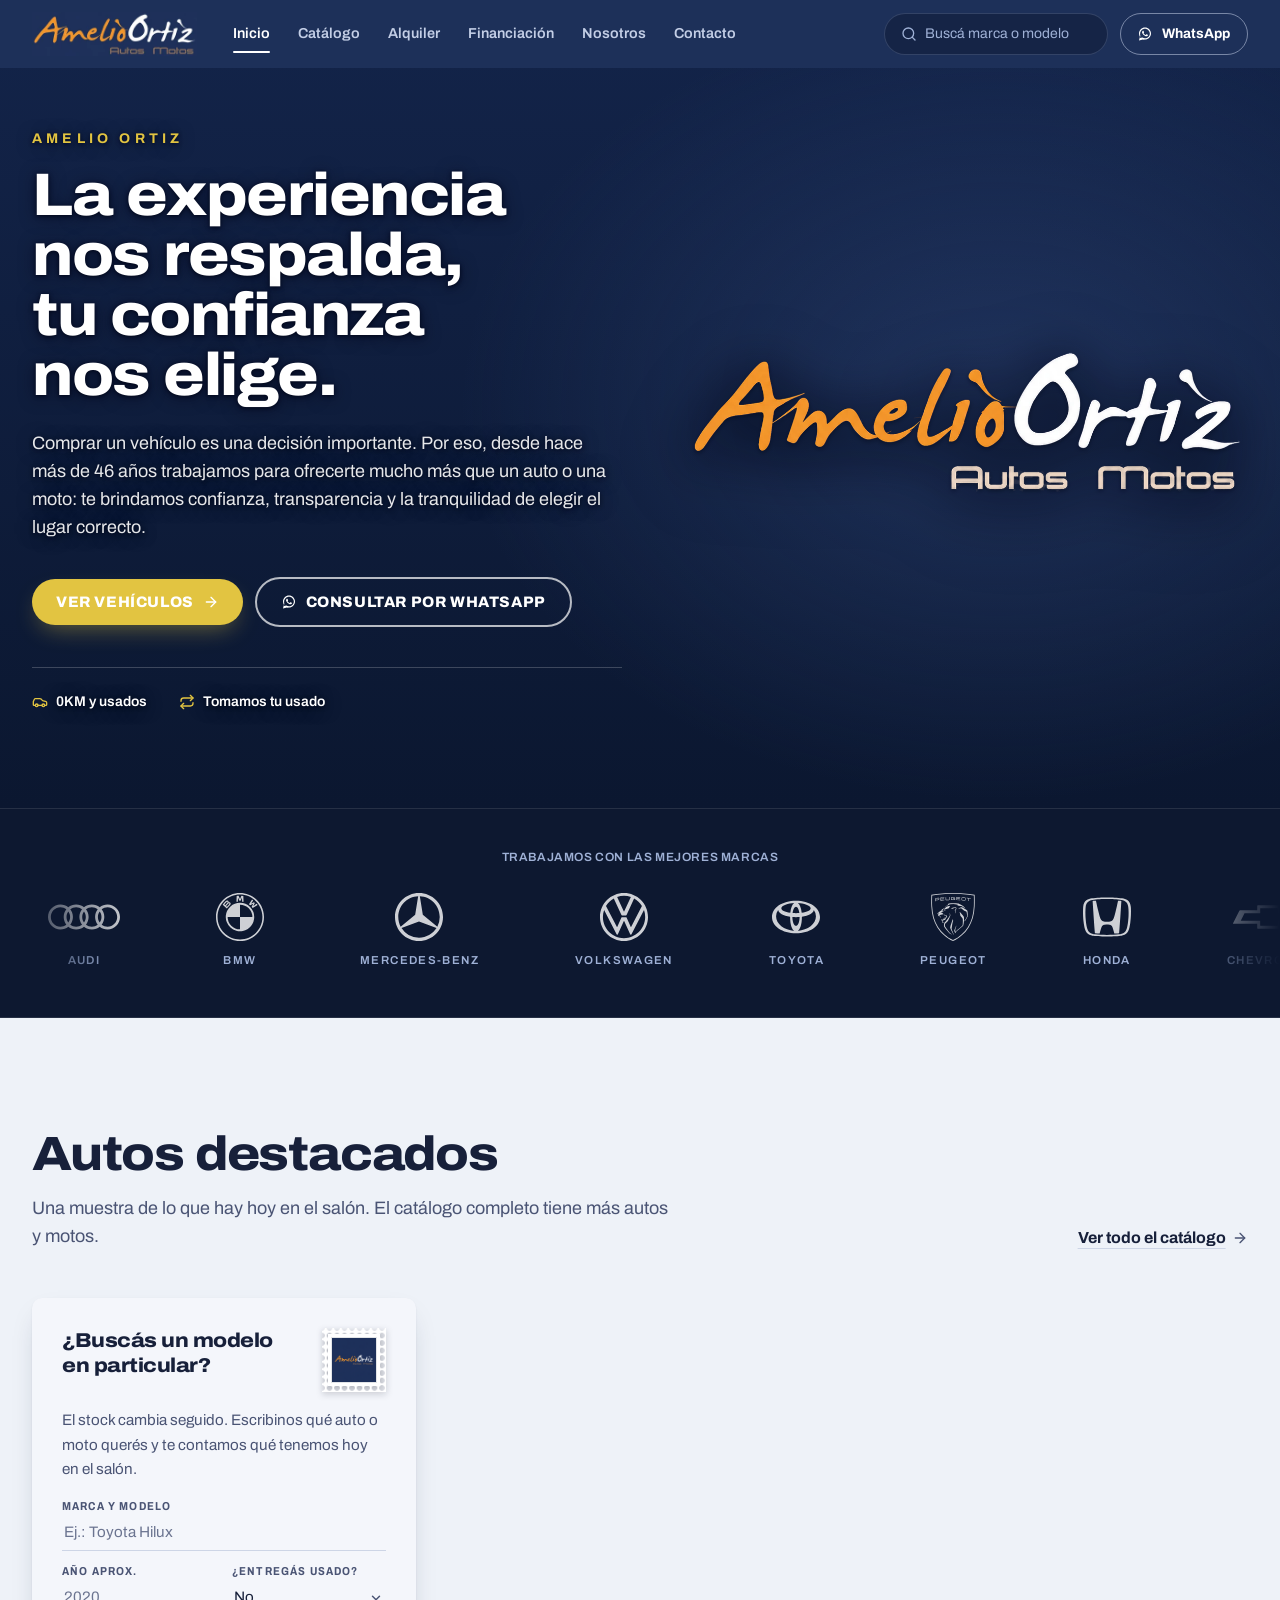
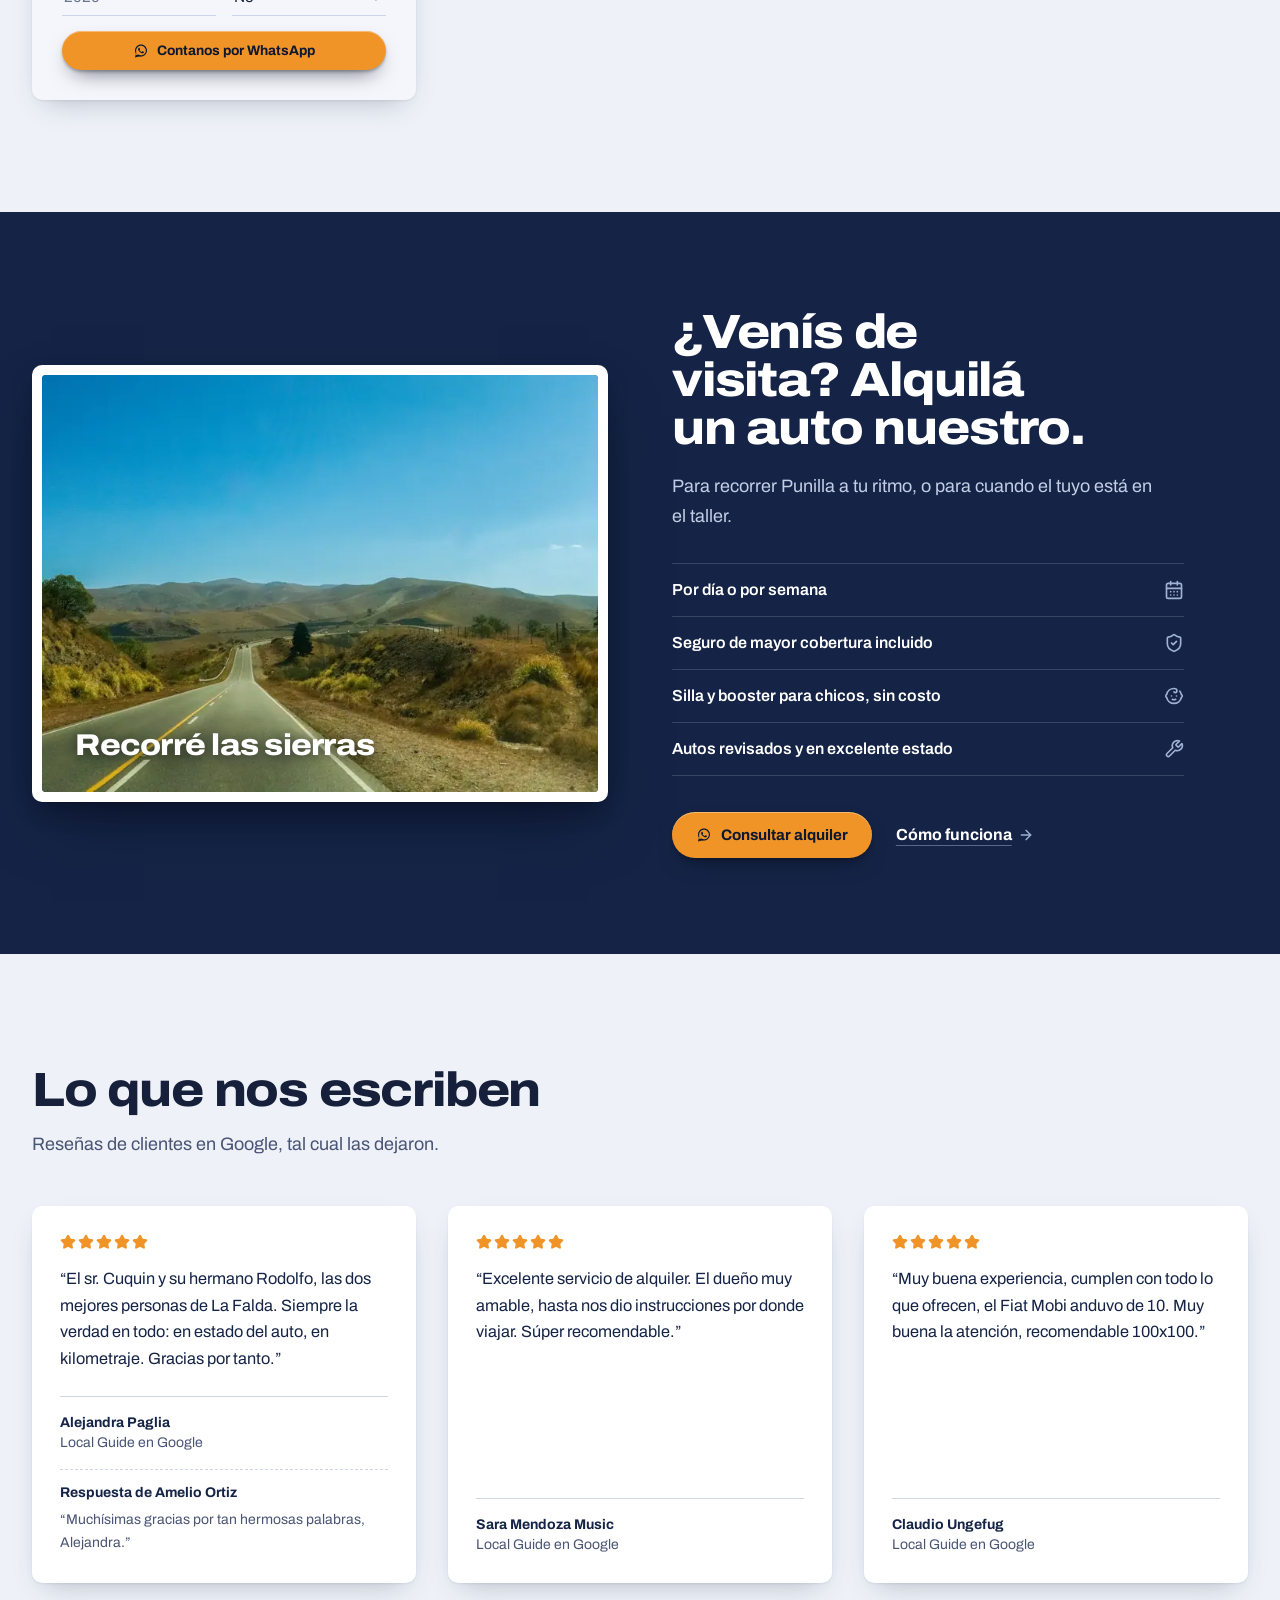
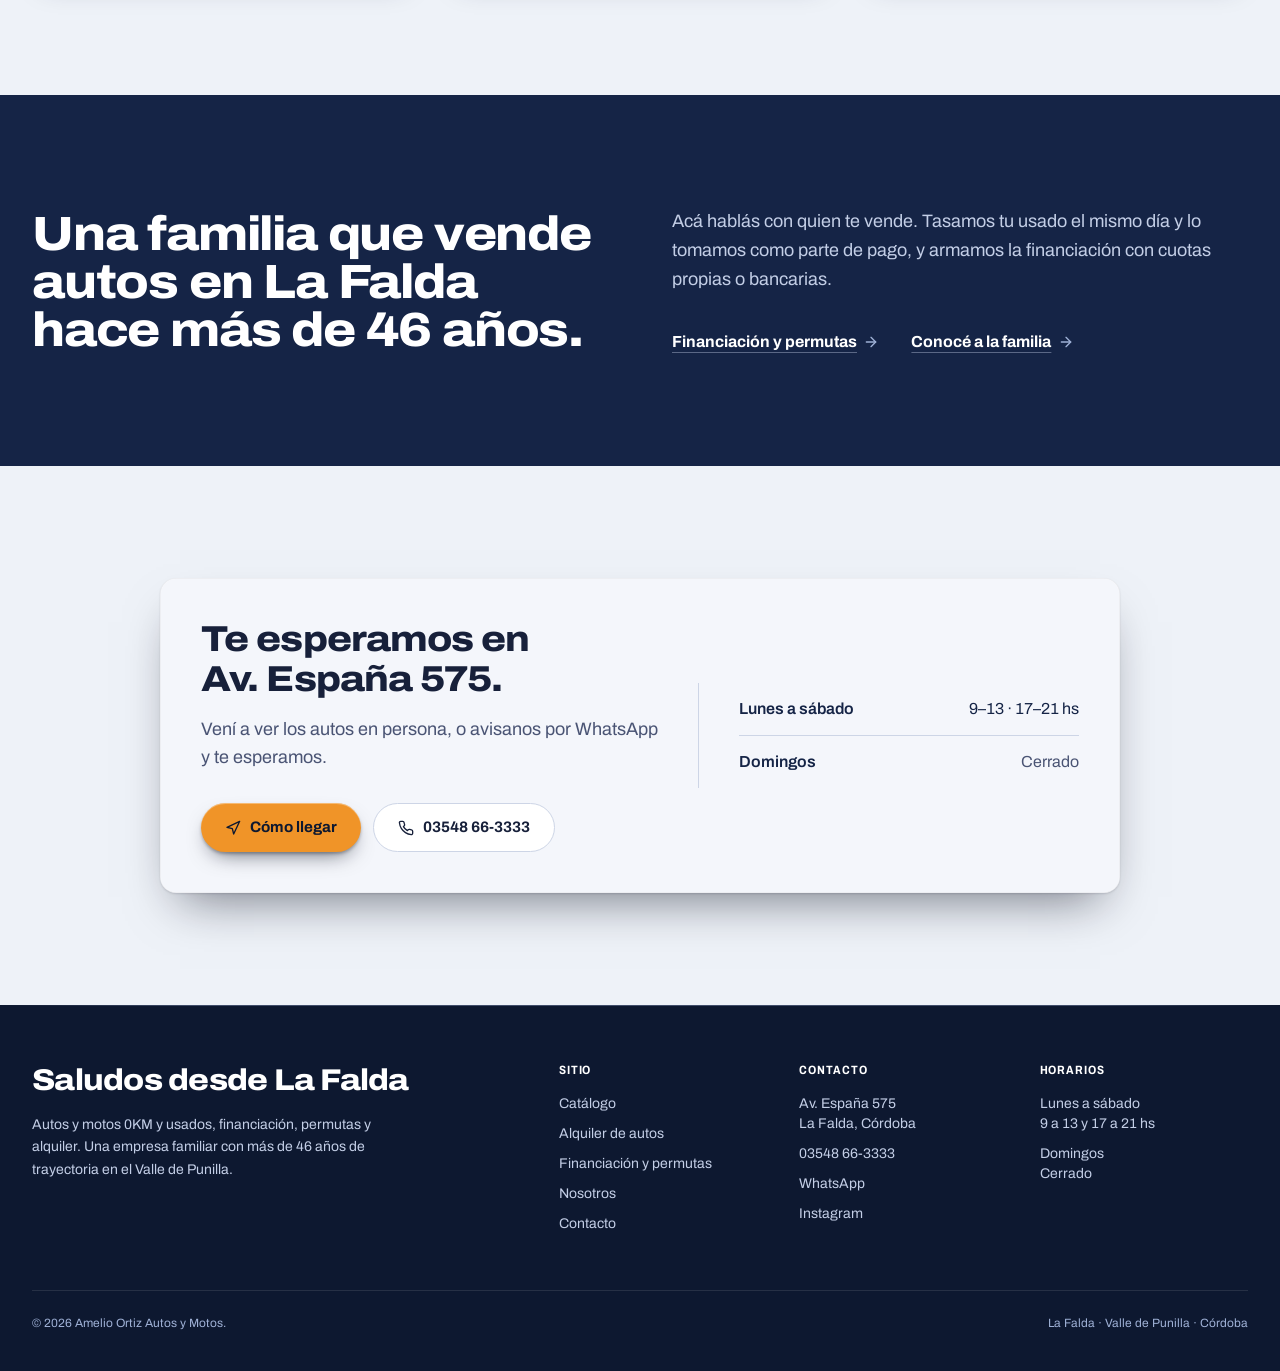
<file: index.html>
<!doctype html>
<html lang="es-AR">
<head>
  <meta charset="UTF-8" />
  <meta name="viewport" content="width=device-width, initial-scale=1" />
  <link rel="canonical" href="https://amelioortizautos.com/" />
  <meta property="og:url" content="https://amelioortizautos.com/" />
  <title>Amelio Ortiz | Autos y Motos 0KM y Usados en La Falda, Córdoba</title>
  <meta name="description" content="Concesionario de autos y motos 0KM y usados en La Falda, Córdoba, con más de 46 años de trayectoria. Financiación a medida, recibimos tu usado y gestoría inmediata." />

  <meta property="og:type" content="website" />
  <meta property="og:locale" content="es_AR" />
  <meta property="og:title" content="Amelio Ortiz | Autos y Motos 0KM y Usados" />
  <meta property="og:description" content="Autos y motos 0KM y seminuevos en La Falda, Córdoba. Financiación a medida y recibimos tu usado." />
  <meta property="og:image" content="https://amelioortizautos.com/og-logo.jpg?v=20261024" />
  <meta property="og:image:type" content="image/jpeg" />
  <meta property="og:image:width" content="630" />
  <meta property="og:image:height" content="630" />
  <meta property="og:image:alt" content="Logo de Amelio Ortiz Autos y Motos" />

  <link rel="icon" type="image/png" href="img/icon-192.png" />
  <link rel="apple-touch-icon" href="img/icon-192.png" />
  <meta name="theme-color" content="#1D3059" />
  <link rel="preconnect" href="https://fonts.googleapis.com" />
  <link rel="preconnect" href="https://fonts.gstatic.com" crossorigin />
  <link rel="stylesheet" href="https://fonts.googleapis.com/css2?family=Archivo:wdth,wght@62..125,400..900&display=swap" />
  <script>document.documentElement.classList.add("js");</script>
  <link rel="stylesheet" href="styles.css?v=20261027h" />
  <link rel="stylesheet" href="tw.css?v=20261027h" />


  <script type="application/ld+json">
  {
    "@context": "https://schema.org",
    "@type": "AutomotiveBusiness",
    "name": "Amelio Ortiz Autos y Motos",
    "url": "https://amelioortizautos.com/",
    "image": "https://amelioortizautos.com/og-logo.jpg",
    "description": "Concesionario de autos y motos, con más de 46 años de trayectoria en La Falda, Córdoba.",
    "logo": "https://amelioortizautos.com/logo-amelio.png",
    "address": {
      "@type": "PostalAddress",
      "streetAddress": "Av. España 575",
      "addressLocality": "La Falda",
      "addressRegion": "Córdoba",
      "addressCountry": "AR"
    },
    "telephone": "+5493548663333",
    "openingHoursSpecification": [
      { "@type": "OpeningHoursSpecification", "dayOfWeek": ["Monday", "Tuesday", "Wednesday", "Thursday", "Friday", "Saturday"], "opens": "09:00", "closes": "13:00" },
      { "@type": "OpeningHoursSpecification", "dayOfWeek": ["Monday", "Tuesday", "Wednesday", "Thursday", "Friday", "Saturday"], "opens": "17:00", "closes": "21:00" }
    ],
    "sameAs": ["https://instagram.com/amelioortiz.autosymotos"]
  }
  </script>
</head>
<body class="font-sans antialiased">
  <a href="#main-content" class="fixed left-4 top-4 z-[100] -translate-y-24 rounded-full bg-orange-500 px-4 py-2 text-sm font-bold text-navy-950 transition focus:translate-y-0">Saltar al contenido</a>

  <header id="site-header" class="ao-header fixed inset-x-0 top-0 z-50">
    <div class="mx-auto flex max-w-7xl items-center gap-5 px-4 py-3 sm:px-6 lg:gap-9 lg:px-8">
      <a href="index.html" class="shrink-0" aria-label="Amelio Ortiz Autos y Motos, inicio">
        <img src="img/logo-wordmark-sm.webp" width="360" height="96" alt="Amelio Ortiz Autos y Motos" class="h-10 w-auto sm:h-11" fetchpriority="high" />
      </a>
      <nav class="ao-nav hidden items-center gap-7 lg:flex" aria-label="Navegación principal"><a href="index.html" aria-current="page">Inicio</a><a href="catalogo.html">Catálogo</a><a href="alquiler.html">Alquiler</a><a href="financiacion.html">Financiación</a><a href="nosotros.html">Nosotros</a><a href="contacto.html">Contacto</a></nav>
      <div class="ml-auto flex items-center gap-3">
        <div class="hidden w-56 xl:block"><form class="header-search-form ao-search flex items-center gap-2 rounded-full px-4 py-2.5" role="search"><i data-lucide="search" class="h-4 w-4 shrink-0 text-navy-300"></i><label class="sr-only" for="buscar-header">Buscar en el catálogo</label><input id="buscar-header" type="search" name="q" class="header-search-input w-full bg-transparent text-sm text-white focus:outline-none" placeholder="Buscá marca o modelo" autocomplete="off" /></form></div>
        <a href="https://wa.me/5493548663333?text=Hola%20Amelio%20Ortiz%2C%20quiero%20m%C3%A1s%20informaci%C3%B3n%20sobre%20sus%20veh%C3%ADculos." target="_blank" rel="noopener" class="btn btn-linea btn-sm hidden sm:inline-flex"><svg viewBox="0 0 32 32" fill="currentColor" class="h-4 w-4 shrink-0" aria-hidden="true"><path d="M16.004 3C9.377 3 4 8.373 4 15c0 2.34.657 4.526 1.797 6.386L4 29l7.86-1.76A11.9 11.9 0 0016.004 27C22.63 27 28 21.627 28 15S22.63 3 16.004 3zm0 21.7c-1.94 0-3.75-.57-5.27-1.55l-.378-.24-4.66 1.04 1.07-4.53-.25-.4A9.65 9.65 0 016.35 15c0-5.32 4.33-9.65 9.654-9.65 5.32 0 9.65 4.33 9.65 9.65s-4.33 9.7-9.65 9.7zm5.32-7.23c-.29-.147-1.71-.845-1.977-.94-.266-.098-.46-.147-.653.147-.194.293-.75.94-.92 1.133-.17.194-.34.22-.63.073-.29-.146-1.224-.451-2.332-1.44-.862-.77-1.444-1.72-1.613-2.01-.17-.293-.018-.45.127-.596.13-.13.29-.34.435-.51.146-.17.194-.293.29-.488.098-.196.05-.367-.024-.513-.073-.146-.653-1.573-.895-2.154-.236-.564-.476-.488-.653-.497-.17-.008-.363-.01-.556-.01-.194 0-.51.073-.777.367-.266.293-1.017.994-1.017 2.425 0 1.43 1.04 2.813 1.185 3.008.146.194 2.05 3.13 4.966 4.39.694.3 1.235.478 1.657.611.696.222 1.33.19 1.83.116.558-.083 1.71-.7 1.952-1.377.242-.677.242-1.257.17-1.377-.073-.122-.266-.195-.556-.34z"/></svg>WhatsApp</a>
        <button id="menu-toggle" type="button" class="inline-flex h-11 w-11 items-center justify-center rounded-full border border-white/20 text-white lg:hidden" aria-expanded="false" aria-controls="mobile-menu" aria-label="Abrir menú">
          <span id="icon-menu-open"><i data-lucide="menu" class="h-5 w-5"></i></span>
          <span id="icon-menu-close" class="hidden"><i data-lucide="x" class="h-5 w-5"></i></span>
        </button>
      </div>
    </div>
    <div id="mobile-menu" class="hidden max-h-[calc(100dvh-4.5rem)] overflow-y-auto border-t border-white/10 bg-navy-800 lg:hidden">
      <div class="px-4 pb-6 pt-4 sm:px-6">
        <form class="header-search-form ao-search flex items-center gap-2 rounded-full px-4 py-2.5" role="search"><i data-lucide="search" class="h-4 w-4 shrink-0 text-navy-300"></i><label class="sr-only" for="buscar-movil">Buscar en el catálogo</label><input id="buscar-movil" type="search" name="q" class="header-search-input w-full bg-transparent text-sm text-white focus:outline-none" placeholder="Buscá marca o modelo" autocomplete="off" /></form>
        <nav class="mt-3 flex flex-col" aria-label="Navegación móvil"><a href="index.html" class="flex items-center justify-between border-b border-white/10 py-3.5 text-lg font-semibold text-white" aria-current="page">Inicio<i data-lucide="arrow-up-right" class="h-4 w-4 text-orange-500"></i></a><a href="catalogo.html" class="flex items-center justify-between border-b border-white/10 py-3.5 text-lg font-semibold text-navy-200">Catálogo<i data-lucide="arrow-up-right" class="h-4 w-4 text-navy-400"></i></a><a href="alquiler.html" class="flex items-center justify-between border-b border-white/10 py-3.5 text-lg font-semibold text-navy-200">Alquiler<i data-lucide="arrow-up-right" class="h-4 w-4 text-navy-400"></i></a><a href="financiacion.html" class="flex items-center justify-between border-b border-white/10 py-3.5 text-lg font-semibold text-navy-200">Financiación<i data-lucide="arrow-up-right" class="h-4 w-4 text-navy-400"></i></a><a href="nosotros.html" class="flex items-center justify-between border-b border-white/10 py-3.5 text-lg font-semibold text-navy-200">Nosotros<i data-lucide="arrow-up-right" class="h-4 w-4 text-navy-400"></i></a><a href="contacto.html" class="flex items-center justify-between border-b border-white/10 py-3.5 text-lg font-semibold text-navy-200">Contacto<i data-lucide="arrow-up-right" class="h-4 w-4 text-navy-400"></i></a></nav>
        <a href="https://wa.me/5493548663333?text=Hola%20Amelio%20Ortiz%2C%20quiero%20m%C3%A1s%20informaci%C3%B3n%20sobre%20sus%20veh%C3%ADculos." target="_blank" rel="noopener" class="btn btn-sello mt-6 w-full"><svg viewBox="0 0 32 32" fill="currentColor" class="h-4 w-4 shrink-0" aria-hidden="true"><path d="M16.004 3C9.377 3 4 8.373 4 15c0 2.34.657 4.526 1.797 6.386L4 29l7.86-1.76A11.9 11.9 0 0016.004 27C22.63 27 28 21.627 28 15S22.63 3 16.004 3zm0 21.7c-1.94 0-3.75-.57-5.27-1.55l-.378-.24-4.66 1.04 1.07-4.53-.25-.4A9.65 9.65 0 016.35 15c0-5.32 4.33-9.65 9.654-9.65 5.32 0 9.65 4.33 9.65 9.65s-4.33 9.7-9.65 9.7zm5.32-7.23c-.29-.147-1.71-.845-1.977-.94-.266-.098-.46-.147-.653.147-.194.293-.75.94-.92 1.133-.17.194-.34.22-.63.073-.29-.146-1.224-.451-2.332-1.44-.862-.77-1.444-1.72-1.613-2.01-.17-.293-.018-.45.127-.596.13-.13.29-.34.435-.51.146-.17.194-.293.29-.488.098-.196.05-.367-.024-.513-.073-.146-.653-1.573-.895-2.154-.236-.564-.476-.488-.653-.497-.17-.008-.363-.01-.556-.01-.194 0-.51.073-.777.367-.266.293-1.017.994-1.017 2.425 0 1.43 1.04 2.813 1.185 3.008.146.194 2.05 3.13 4.966 4.39.694.3 1.235.478 1.657.611.696.222 1.33.19 1.83.116.558-.083 1.71-.7 1.952-1.377.242-.677.242-1.257.17-1.377-.073-.122-.266-.195-.556-.34z"/></svg>Escribinos por WhatsApp</a>
      </div>
    </div>
  </header>

  <main id="main-content">
    <!-- HERO: la postal de La Falda -->
    <section class="hero-fondo relative isolate flex min-h-[78vh] items-center overflow-hidden pb-16 pt-28 sm:pb-24 sm:pt-32">
      <div class="mx-auto w-full max-w-7xl px-4 sm:px-6 lg:px-8">
        <div class="hero-grid">

        <div class="hero-texto max-w-2xl">
          <p class="hero-marca">Amelio Ortiz</p>
          <h1 class="t-titulo hero-sombra mt-4 text-[2.35rem] text-white sm:text-5xl lg:text-6xl">
            La experiencia nos respalda, tu confianza nos elige.
          </h1>
          <p class="hero-sombra mt-5 max-w-xl text-[1.05rem] leading-relaxed text-white/90 sm:mt-6 sm:text-lg">
            Comprar un vehículo es una decisión importante. Por eso, desde hace más de 46 años trabajamos para ofrecerte mucho más que un auto o una moto: te brindamos confianza, transparencia y la tranquilidad de elegir el lugar correcto.
          </p>
          <div class="hero-acciones mt-7 flex items-center gap-2.5 sm:mt-9 sm:gap-3">
            <a href="catalogo.html" class="btn btn-oro">Ver vehículos <i data-lucide="arrow-right" class="h-4 w-4"></i></a>
            <a href="https://wa.me/5493548663333?text=Hola%20Amelio%20Ortiz%2C%20quiero%20m%C3%A1s%20informaci%C3%B3n%20sobre%20sus%20veh%C3%ADculos." target="_blank" rel="noopener" class="btn btn-contorno"><svg viewBox="0 0 32 32" fill="currentColor" class="h-4 w-4 shrink-0" aria-hidden="true"><path d="M16.004 3C9.377 3 4 8.373 4 15c0 2.34.657 4.526 1.797 6.386L4 29l7.86-1.76A11.9 11.9 0 0016.004 27C22.63 27 28 21.627 28 15S22.63 3 16.004 3zm0 21.7c-1.94 0-3.75-.57-5.27-1.55l-.378-.24-4.66 1.04 1.07-4.53-.25-.4A9.65 9.65 0 016.35 15c0-5.32 4.33-9.65 9.654-9.65 5.32 0 9.65 4.33 9.65 9.65s-4.33 9.7-9.65 9.7zm5.32-7.23c-.29-.147-1.71-.845-1.977-.94-.266-.098-.46-.147-.653.147-.194.293-.75.94-.92 1.133-.17.194-.34.22-.63.073-.29-.146-1.224-.451-2.332-1.44-.862-.77-1.444-1.72-1.613-2.01-.17-.293-.018-.45.127-.596.13-.13.29-.34.435-.51.146-.17.194-.293.29-.488.098-.196.05-.367-.024-.513-.073-.146-.653-1.573-.895-2.154-.236-.564-.476-.488-.653-.497-.17-.008-.363-.01-.556-.01-.194 0-.51.073-.777.367-.266.293-1.017.994-1.017 2.425 0 1.43 1.04 2.813 1.185 3.008.146.194 2.05 3.13 4.966 4.39.694.3 1.235.478 1.657.611.696.222 1.33.19 1.83.116.558-.083 1.71-.7 1.952-1.377.242-.677.242-1.257.17-1.377-.073-.122-.266-.195-.556-.34z"/></svg><span class="sm:hidden">WhatsApp</span><span class="hidden sm:inline">Consultar por WhatsApp</span></a>
          </div>
          <ul class="mt-9 flex flex-wrap items-center gap-x-8 gap-y-3 border-t border-white/20 pt-6 text-sm font-semibold text-white hero-sombra sm:mt-10" aria-label="Lo que ofrecemos">
            <li class="flex items-center gap-2"><i data-lucide="car" class="h-4 w-4 text-[#E2C441]"></i>0KM y usados</li>
            <li class="flex items-center gap-2"><i data-lucide="repeat" class="h-4 w-4 text-[#E2C441]"></i>Tomamos tu usado</li>
          </ul>
        </div>

        <div class="hero-logo">
          <img src="img/logo-transparente.webp" width="1100" height="296" alt="Amelio Ortiz Autos y Motos" fetchpriority="high" decoding="async" />
        </div>

        </div>
      </div>
    </section>

    <!-- MARCAS (versión original, a pedido) -->
    <section class="border-y border-white/10 bg-navy-950 py-8 sm:py-10" aria-label="Marcas con las que trabajamos">
      <p class="mb-5 text-center text-xs font-semibold uppercase tracking-wider text-navy-300">Trabajamos con las mejores marcas</p>
      <div class="marcas-viewport">
        <div class="marcas-track">
          <ul class="marcas-list">
            <li><img class="ancho" src="marcas/audi.svg" alt="Audi" title="Audi" width="48" height="48" /><span>Audi</span></li><li><img src="marcas/bmw.svg" alt="BMW" title="BMW" width="48" height="48" /><span>BMW</span></li><li><img src="marcas/mercedes.svg" alt="Mercedes-Benz" title="Mercedes-Benz" width="48" height="48" /><span>Mercedes-Benz</span></li><li><img src="marcas/volkswagen.svg" alt="Volkswagen" title="Volkswagen" width="48" height="48" /><span>Volkswagen</span></li><li><img src="marcas/toyota.svg" alt="Toyota" title="Toyota" width="48" height="48" /><span>Toyota</span></li><li><img src="marcas/peugeot.svg" alt="Peugeot" title="Peugeot" width="48" height="48" /><span>Peugeot</span></li><li><img src="marcas/honda.svg" alt="Honda" title="Honda" width="48" height="48" /><span>Honda</span></li><li><img class="ancho" src="marcas/chevrolet.svg" alt="Chevrolet" title="Chevrolet" width="48" height="48" /><span>Chevrolet</span></li><li><img class="ancho" src="marcas/ford.svg" alt="Ford" title="Ford" width="48" height="48" /><span>Ford</span></li>
          </ul>
          <ul class="marcas-list" aria-hidden="true">
            <li><img class="ancho" src="marcas/audi.svg" alt="" title="Audi" width="48" height="48" /><span>Audi</span></li><li><img src="marcas/bmw.svg" alt="" title="BMW" width="48" height="48" /><span>BMW</span></li><li><img src="marcas/mercedes.svg" alt="" title="Mercedes-Benz" width="48" height="48" /><span>Mercedes-Benz</span></li><li><img src="marcas/volkswagen.svg" alt="" title="Volkswagen" width="48" height="48" /><span>Volkswagen</span></li><li><img src="marcas/toyota.svg" alt="" title="Toyota" width="48" height="48" /><span>Toyota</span></li><li><img src="marcas/peugeot.svg" alt="" title="Peugeot" width="48" height="48" /><span>Peugeot</span></li><li><img src="marcas/honda.svg" alt="" title="Honda" width="48" height="48" /><span>Honda</span></li><li><img class="ancho" src="marcas/chevrolet.svg" alt="" title="Chevrolet" width="48" height="48" /><span>Chevrolet</span></li><li><img class="ancho" src="marcas/ford.svg" alt="" title="Ford" width="48" height="48" /><span>Ford</span></li>
          </ul>
        </div>
      </div>
      <style>
        .marcas-viewport { overflow: hidden; padding: .5rem 0; -webkit-mask-image: linear-gradient(90deg, transparent, #000 10%, #000 90%, transparent); mask-image: linear-gradient(90deg, transparent, #000 10%, #000 90%, transparent); }
        .marcas-track { display: flex; width: max-content; animation: marcas-scroll 28s linear infinite; }
        .marcas-list { display: flex; align-items: flex-start; flex-shrink: 0; margin: 0; padding: 0; list-style: none; }
        .marcas-list li { padding: 0 2rem; display: flex; flex-direction: column; align-items: center; gap: .65rem; }
        .marcas-list img { height: 36px; width: auto; opacity: .8; filter: brightness(0) invert(1); transition: opacity .25s, transform .25s; }
        .marcas-list img.ancho { height: 54px; margin: -9px 0; }
        .marcas-list span { font-family: Archivo, sans-serif; font-size: .68rem; font-weight: 600; letter-spacing: .12em; text-transform: uppercase; color: #9fb1d6; white-space: nowrap; transition: color .25s; }
        .marcas-list li:hover img { opacity: 1; transform: scale(1.08); }
        .marcas-list li:hover span { color: #fff; }
        @media (min-width: 640px) { .marcas-list li { padding: 0 3rem; } .marcas-list img { height: 48px; } .marcas-list img.ancho { height: 72px; margin: -12px 0; } .marcas-list span { font-size: .72rem; } }
        @keyframes marcas-scroll { from { transform: translateX(0); } to { transform: translateX(-50%); } }
        @media (prefers-reduced-motion: reduce) { .marcas-track { animation: none; flex-wrap: wrap; justify-content: center; width: 100%; } .marcas-list[aria-hidden] { display: none; } .marcas-list { flex-wrap: wrap; justify-content: center; row-gap: 1.5rem; } }
      </style>
      <script>
        (function () {
          try {
            var vp = document.querySelector(".marcas-viewport");
            var track = vp && vp.querySelector(".marcas-track");
            if (!track || !track.getAnimations) return;
            var anim = track.getAnimations()[0];
            if (!anim) return;
            var target = 1, raf = null;
            function step() {
              var r = anim.playbackRate + (target - anim.playbackRate) * 0.08;
              if (Math.abs(target - r) < 0.01) { anim.updatePlaybackRate ? anim.updatePlaybackRate(target) : (anim.playbackRate = target); raf = null; return; }
              anim.playbackRate = r;
              raf = requestAnimationFrame(step);
            }
            function go(v) { target = v; if (!raf) raf = requestAnimationFrame(step); }
            vp.addEventListener("mouseenter", function () { go(0.25); });
            vp.addEventListener("mouseleave", function () { go(1); });
          } catch (e) { console.warn("[marcas]", e); }
        })();
      </script>
    </section>

    <!-- DESTACADOS -->
    <section class="zona-clara py-20 sm:py-28" aria-labelledby="destacados-titulo">
      <div class="mx-auto max-w-7xl px-4 sm:px-6 lg:px-8">
        <div class="flex flex-wrap items-end justify-between gap-6" data-reveal>
          <div class="max-w-2xl">
            <h2 id="destacados-titulo" class="t-titulo text-4xl text-white sm:text-5xl">Autos destacados</h2>
            <p class="t-lead mt-4 text-lg">Una muestra de lo que hay hoy en el salón. El catálogo completo tiene más autos y motos.</p>
          </div>
          <a href="catalogo.html" class="link-flecha">Ver todo el catálogo <i data-lucide="arrow-right" class="h-4 w-4"></i></a>
        </div>

        <div id="destacados-grid" class="grilla-postales mt-12 grid grid-cols-1 gap-x-8 gap-y-12 sm:grid-cols-2 lg:grid-cols-3">

          <div id="busco-card" data-reveal class="postal postal-auto dorso flex flex-col self-start" style="cursor:default">
            <div class="relative flex flex-1 flex-col p-5">
              <div class="flex items-start justify-between gap-4">
                <p class="t-titulo text-xl leading-tight text-navy-900">¿Buscás un modelo en particular?</p>
                <div class="sello w-16 shrink-0" style="--perf:3px"><span class="sello-in p-1"><img src="img/icon-192.png" width="192" height="192" alt="" class="block w-full" /></span></div>
              </div>
              <p class="mt-4 text-[0.95rem] leading-relaxed text-[#4a5474]">El stock cambia seguido. Escribinos qué auto o moto querés y te contamos qué tenemos hoy en el salón.</p>
              <form id="busco-form" class="mt-4 flex flex-1 flex-col">
                <label class="block"><span class="etiqueta">Marca y modelo</span><input type="text" name="modelo" required class="campo py-1.5 text-[0.95rem]" placeholder="Ej.: Toyota Hilux" /></label>
                <div class="mt-3 grid grid-cols-2 gap-4">
                  <label class="block"><span class="etiqueta">Año aprox.</span><input type="text" name="anio" inputmode="numeric" class="campo tabular py-1.5 text-[0.95rem]" placeholder="2020" /></label>
                  <label class="block"><span class="etiqueta">¿Entregás usado?</span><select name="usado" class="campo py-1.5 text-[0.95rem]"><option>No</option><option>Sí</option></select></label>
                </div>
                <div class="ficha-acciones">
                  <button type="submit" class="btn btn-sello btn-sm"><svg viewBox="0 0 32 32" fill="currentColor" class="h-4 w-4 shrink-0" aria-hidden="true"><path d="M16.004 3C9.377 3 4 8.373 4 15c0 2.34.657 4.526 1.797 6.386L4 29l7.86-1.76A11.9 11.9 0 0016.004 27C22.63 27 28 21.627 28 15S22.63 3 16.004 3zm0 21.7c-1.94 0-3.75-.57-5.27-1.55l-.378-.24-4.66 1.04 1.07-4.53-.25-.4A9.65 9.65 0 016.35 15c0-5.32 4.33-9.65 9.654-9.65 5.32 0 9.65 4.33 9.65 9.65s-4.33 9.7-9.65 9.7zm5.32-7.23c-.29-.147-1.71-.845-1.977-.94-.266-.098-.46-.147-.653.147-.194.293-.75.94-.92 1.133-.17.194-.34.22-.63.073-.29-.146-1.224-.451-2.332-1.44-.862-.77-1.444-1.72-1.613-2.01-.17-.293-.018-.45.127-.596.13-.13.29-.34.435-.51.146-.17.194-.293.29-.488.098-.196.05-.367-.024-.513-.073-.146-.653-1.573-.895-2.154-.236-.564-.476-.488-.653-.497-.17-.008-.363-.01-.556-.01-.194 0-.51.073-.777.367-.266.293-1.017.994-1.017 2.425 0 1.43 1.04 2.813 1.185 3.008.146.194 2.05 3.13 4.966 4.39.694.3 1.235.478 1.657.611.696.222 1.33.19 1.83.116.558-.083 1.71-.7 1.952-1.377.242-.677.242-1.257.17-1.377-.073-.122-.266-.195-.556-.34z"/></svg>Contanos por WhatsApp</button>
                </div>
              </form>
            </div>
          </div>
        </div>
      </div>
    </section>

    <!-- ALQUILER: el dorso grande -->
    <section class="relative bg-navy-900" aria-labelledby="alquiler-titulo">
      <div class="mx-auto grid max-w-7xl grid-cols-1 items-center gap-12 px-4 py-20 sm:px-6 sm:py-24 lg:grid-cols-12 lg:gap-16 lg:px-8">
        <div class="lg:col-span-6" data-reveal>
          <div class="postal">
            <div class="postal-foto carrusel aspect-[4/3]" data-carrusel aria-roledescription="carrusel" aria-label="Vistas de las sierras de Punilla">
              <img class="carrusel-foto is-activa" src="img/ruta-1600.webp" srcset="img/ruta-800.webp 800w, img/ruta-1600.webp 1600w" sizes="(min-width:1024px) 600px, 100vw" alt="Ruta serrana entre las lomas del Valle de Punilla" loading="lazy" decoding="async" />
              <img class="carrusel-foto" src="img/lomas-1600.webp" srcset="img/lomas-800.webp 800w, img/lomas-1600.webp 1600w" sizes="(min-width:1024px) 600px, 100vw" alt="Lomas verdes de las sierras de Córdoba" loading="lazy" decoding="async" />
              <img class="carrusel-foto" src="img/dique-1600.webp" srcset="img/dique-800.webp 800w, img/dique-1600.webp 1600w" sizes="(min-width:1024px) 600px, 100vw" alt="Dique entre las sierras" loading="lazy" decoding="async" />
              <img class="carrusel-foto" src="img/atardecer-1600.webp" srcset="img/atardecer-800.webp 800w, img/atardecer-1600.webp 1600w" sizes="(min-width:1024px) 600px, 100vw" alt="Sierras al atardecer con casas al pie" loading="lazy" decoding="async" />
              <img class="carrusel-foto" src="img/valle-1600.webp" srcset="img/valle-800.webp 800w, img/valle-1600.webp 1600w" sizes="(min-width:1024px) 600px, 100vw" alt="Valle serrano con monte y caseríos" loading="lazy" decoding="async" />
              <img class="carrusel-foto" src="img/gaucho-1600.webp" srcset="img/gaucho-800.webp 800w, img/gaucho-1600.webp 1600w" sizes="(min-width:1024px) 600px, 100vw" alt="Camino de tierra en las sierras, con un jinete" loading="lazy" decoding="async" />
              <p class="absolute bottom-[7%] left-[6%] z-[1] text-2xl font-extrabold tracking-tight text-white sm:text-3xl" style="font-stretch:112%;text-shadow:0 2px 14px rgba(5,10,25,.7)">Recorré las sierras</p>
            </div>
          </div>
        </div>
        <div class="lg:col-span-6" data-reveal>
          <h2 id="alquiler-titulo" class="t-titulo text-4xl text-white sm:text-5xl">¿Venís de visita? Alquilá un auto nuestro.</h2>
          <p class="t-lead mt-5 max-w-lg text-lg leading-relaxed">Para recorrer Punilla a tu ritmo, o para cuando el tuyo está en el taller.</p>
          <ul class="mt-8 max-w-lg divide-y divide-white/15 border-y border-white/15 text-white">
            <li class="flex items-center justify-between gap-4 py-3.5"><span class="font-semibold">Por día o por semana</span><i data-lucide="calendar-days" class="h-5 w-5 text-navy-300"></i></li>
            <li class="flex items-center justify-between gap-4 py-3.5"><span class="font-semibold">Seguro de mayor cobertura incluido</span><i data-lucide="shield-check" class="h-5 w-5 text-navy-300"></i></li>
            <li class="flex items-center justify-between gap-4 py-3.5"><span class="font-semibold">Silla y booster para chicos, sin costo</span><i data-lucide="baby" class="h-5 w-5 text-navy-300"></i></li>
            <li class="flex items-center justify-between gap-4 py-3.5"><span class="font-semibold">Autos revisados y en excelente estado</span><i data-lucide="wrench" class="h-5 w-5 text-navy-300"></i></li>
          </ul>
          <div class="mt-9 flex flex-wrap items-center gap-x-6 gap-y-4">
            <a href="https://wa.me/5493548663333?text=Hola%20Amelio%20Ortiz%2C%20quiero%20consultar%20por%20el%20alquiler%20de%20autos." target="_blank" rel="noopener" class="btn btn-sello"><svg viewBox="0 0 32 32" fill="currentColor" class="h-4 w-4 shrink-0" aria-hidden="true"><path d="M16.004 3C9.377 3 4 8.373 4 15c0 2.34.657 4.526 1.797 6.386L4 29l7.86-1.76A11.9 11.9 0 0016.004 27C22.63 27 28 21.627 28 15S22.63 3 16.004 3zm0 21.7c-1.94 0-3.75-.57-5.27-1.55l-.378-.24-4.66 1.04 1.07-4.53-.25-.4A9.65 9.65 0 016.35 15c0-5.32 4.33-9.65 9.654-9.65 5.32 0 9.65 4.33 9.65 9.65s-4.33 9.7-9.65 9.7zm5.32-7.23c-.29-.147-1.71-.845-1.977-.94-.266-.098-.46-.147-.653.147-.194.293-.75.94-.92 1.133-.17.194-.34.22-.63.073-.29-.146-1.224-.451-2.332-1.44-.862-.77-1.444-1.72-1.613-2.01-.17-.293-.018-.45.127-.596.13-.13.29-.34.435-.51.146-.17.194-.293.29-.488.098-.196.05-.367-.024-.513-.073-.146-.653-1.573-.895-2.154-.236-.564-.476-.488-.653-.497-.17-.008-.363-.01-.556-.01-.194 0-.51.073-.777.367-.266.293-1.017.994-1.017 2.425 0 1.43 1.04 2.813 1.185 3.008.146.194 2.05 3.13 4.966 4.39.694.3 1.235.478 1.657.611.696.222 1.33.19 1.83.116.558-.083 1.71-.7 1.952-1.377.242-.677.242-1.257.17-1.377-.073-.122-.266-.195-.556-.34z"/></svg>Consultar alquiler</a>
            <a href="alquiler.html" class="link-flecha">Cómo funciona <i data-lucide="arrow-right" class="h-4 w-4"></i></a>
          </div>
        </div>
      </div>
    </section>

    <!-- RESEÑAS: postales que nos mandan -->
    <section class="zona-clara py-20 sm:py-28" aria-labelledby="resenas-titulo">
      <div class="mx-auto max-w-7xl px-4 sm:px-6 lg:px-8">
        <div class="max-w-2xl" data-reveal>
          <h2 id="resenas-titulo" class="t-titulo text-4xl text-white sm:text-5xl">Lo que nos escriben</h2>
          <p class="t-lead mt-4 text-lg">Reseñas de clientes en Google, tal cual las dejaron.</p>
        </div>
        <div class="mt-12 grid grid-cols-1 gap-8 md:grid-cols-3">
          <figure class="postal resena flex flex-col p-6 sm:p-7" data-reveal>
            <span class="estrellas" aria-label="5 estrellas"><i data-lucide="star" class="h-4 w-4 fill-current"></i><i data-lucide="star" class="h-4 w-4 fill-current"></i><i data-lucide="star" class="h-4 w-4 fill-current"></i><i data-lucide="star" class="h-4 w-4 fill-current"></i><i data-lucide="star" class="h-4 w-4 fill-current"></i></span>
            <blockquote class="mt-4 flex-1 text-[1.02rem] leading-relaxed text-navy-900">“El sr. Cuquin y su hermano Rodolfo, las dos mejores personas de La Falda. Siempre la verdad en todo: en estado del auto, en kilometraje. Gracias por tanto.”</blockquote>
            <figcaption class="mt-6 border-t border-[#cdd5e6] pt-4 text-sm"><span class="block font-bold text-navy-900">Alejandra Paglia</span><span class="text-[#4a5474]">Local Guide en Google</span></figcaption>
            <p class="mt-4 border-t border-dashed border-[#cdd5e6] pt-3 text-sm leading-relaxed text-[#4a5474]"><span class="mb-1 block font-bold text-navy-900">Respuesta de Amelio Ortiz</span>“Muchísimas gracias por tan hermosas palabras, Alejandra.”</p>
          </figure>
          <figure class="postal resena flex flex-col p-6 sm:p-7" data-reveal>
            <span class="estrellas" aria-label="5 estrellas"><i data-lucide="star" class="h-4 w-4 fill-current"></i><i data-lucide="star" class="h-4 w-4 fill-current"></i><i data-lucide="star" class="h-4 w-4 fill-current"></i><i data-lucide="star" class="h-4 w-4 fill-current"></i><i data-lucide="star" class="h-4 w-4 fill-current"></i></span>
            <blockquote class="mt-4 flex-1 text-[1.02rem] leading-relaxed text-navy-900">“Excelente servicio de alquiler. El dueño muy amable, hasta nos dio instrucciones por donde viajar. Súper recomendable.”</blockquote>
            <figcaption class="mt-6 border-t border-[#cdd5e6] pt-4 text-sm"><span class="block font-bold text-navy-900">Sara Mendoza Music</span><span class="text-[#4a5474]">Local Guide en Google</span></figcaption>
          </figure>
          <figure class="postal resena flex flex-col p-6 sm:p-7" data-reveal>
            <span class="estrellas" aria-label="5 estrellas"><i data-lucide="star" class="h-4 w-4 fill-current"></i><i data-lucide="star" class="h-4 w-4 fill-current"></i><i data-lucide="star" class="h-4 w-4 fill-current"></i><i data-lucide="star" class="h-4 w-4 fill-current"></i><i data-lucide="star" class="h-4 w-4 fill-current"></i></span>
            <blockquote class="mt-4 flex-1 text-[1.02rem] leading-relaxed text-navy-900">“Muy buena experiencia, cumplen con todo lo que ofrecen, el Fiat Mobi anduvo de 10. Muy buena la atención, recomendable 100x100.”</blockquote>
            <figcaption class="mt-6 border-t border-[#cdd5e6] pt-4 text-sm"><span class="block font-bold text-navy-900">Claudio Ungefug</span><span class="text-[#4a5474]">Local Guide en Google</span></figcaption>
          </figure>
        </div>
      </div>
    </section>

    <!-- FAMILIA + FINANCIACIÓN -->
    <section class="bg-navy-900 py-20 sm:py-28" aria-labelledby="familia-titulo">
      <div class="mx-auto grid max-w-7xl grid-cols-1 items-end gap-8 px-4 sm:px-6 lg:grid-cols-12 lg:gap-16 lg:px-8">
        <div class="lg:col-span-6" data-reveal>
          <h2 id="familia-titulo" class="t-titulo text-4xl text-white sm:text-5xl">Una familia que vende autos en La Falda hace más de 46 años.</h2>
        </div>
        <div class="lg:col-span-6" data-reveal>
          <p class="t-lead max-w-xl text-lg leading-relaxed">Acá hablás con quien te vende. Tasamos tu usado el mismo día y lo tomamos como parte de pago, y armamos la financiación con cuotas propias o bancarias.</p>
          <div class="mt-9 flex flex-wrap gap-x-8 gap-y-4">
            <a href="financiacion.html" class="link-flecha">Financiación y permutas <i data-lucide="arrow-right" class="h-4 w-4"></i></a>
            <a href="nosotros.html" class="link-flecha">Conocé a la familia <i data-lucide="arrow-right" class="h-4 w-4"></i></a>
          </div>
        </div>
      </div>
    </section>

    <!-- VISITA: cierre -->
    <section class="zona-clara py-20 sm:py-28" aria-labelledby="visita-titulo">
      <div class="mx-auto max-w-5xl px-4 sm:px-6 lg:px-8" data-reveal>
        <div class="marco-avion">
          <div class="dorso grid grid-cols-1 gap-10 rounded-[8px] p-7 sm:p-10 md:grid-cols-[1.2fr_1fr]">
            <div>
              <h2 id="visita-titulo" class="t-titulo text-3xl text-navy-900 sm:text-4xl">Te esperamos en Av. España 575.</h2>
              <p class="mt-4 text-lg text-[#4a5474]">Vení a ver los autos en persona, o avisanos por WhatsApp y te esperamos.</p>
              <div class="mt-8 flex flex-wrap gap-3">
                <a href="https://www.google.com/maps/dir/?api=1&amp;destination=Av.%20Espa%C3%B1a%20575%2C%20La%20Falda%2C%20C%C3%B3rdoba%2C%20Argentina" target="_blank" rel="noopener" class="btn btn-sello"><i data-lucide="navigation" class="h-4 w-4"></i>Cómo llegar</a>
                <a href="tel:+5493548663333" class="btn btn-papel-linea"><i data-lucide="phone" class="h-4 w-4"></i><span class="tabular">03548 66-3333</span></a>
              </div>
            </div>
            <ul class="renglones self-center border-t border-[#cdd5e6] text-navy-900 md:border-l md:border-t-0 md:pl-10">
              <li class="tabular flex justify-between gap-4 py-3.5"><span class="font-semibold">Lunes a sábado</span><span>9–13 · 17–21 hs</span></li>
              <li class="flex justify-between gap-4 py-3.5"><span class="font-semibold">Domingos</span><span class="text-[#4a5474]">Cerrado</span></li>
            </ul>
          </div>
        </div>
      </div>
    </section>
  </main>

  <footer class="relative bg-navy-950 text-navy-200">
    <div class="por-avion" aria-hidden="true"></div>
    <div class="mx-auto max-w-7xl px-4 pb-10 pt-14 sm:px-6 lg:px-8">
      <div class="grid grid-cols-1 gap-12 md:grid-cols-12">
        <div class="md:col-span-5">
          <p class="t-titulo text-2xl text-white sm:text-3xl">Saludos desde La Falda</p>
          <p class="mt-4 max-w-sm text-sm leading-relaxed">Autos y motos 0KM y usados, financiación, permutas y alquiler. Una empresa familiar con más de 46 años de trayectoria en el Valle de Punilla.</p>
        </div>
        <div class="grid grid-cols-2 gap-8 sm:grid-cols-3 md:col-span-7">
          <div>
            <h2 class="t-rotulo text-xs text-white">Sitio</h2>
            <ul class="mt-4 space-y-2.5 text-sm">
              <li><a href="catalogo.html" class="hover:text-white">Catálogo</a></li>
              <li><a href="alquiler.html" class="hover:text-white">Alquiler de autos</a></li>
              <li><a href="financiacion.html" class="hover:text-white">Financiación y permutas</a></li>
              <li><a href="nosotros.html" class="hover:text-white">Nosotros</a></li>
              <li><a href="contacto.html" class="hover:text-white">Contacto</a></li>
            </ul>
          </div>
          <div>
            <h2 class="t-rotulo text-xs text-white">Contacto</h2>
            <ul class="mt-4 space-y-2.5 text-sm">
              <li>Av. España 575<br />La Falda, Córdoba</li>
              <li><a href="tel:+5493548663333" class="tabular hover:text-white">03548 66-3333</a></li>
              <li><a href="https://wa.me/5493548663333?text=Hola%20Amelio%20Ortiz%2C%20quiero%20m%C3%A1s%20informaci%C3%B3n%20sobre%20sus%20veh%C3%ADculos." target="_blank" rel="noopener" class="hover:text-white">WhatsApp</a></li>
              <li><a href="https://instagram.com/amelioortiz.autosymotos" target="_blank" rel="noopener" class="hover:text-white">Instagram</a></li>
            </ul>
          </div>
          <div class="col-span-2 sm:col-span-1">
            <h2 class="t-rotulo text-xs text-white">Horarios</h2>
            <ul class="tabular mt-4 space-y-2.5 text-sm">
              <li>Lunes a sábado<br />9 a 13 y 17 a 21 hs</li>
              <li>Domingos<br />Cerrado</li>
            </ul>
          </div>
        </div>
      </div>
      <div class="mt-14 flex flex-col gap-2 border-t border-white/10 pt-6 text-xs text-navy-300 sm:flex-row sm:items-center sm:justify-between">
        <p>© <span id="current-year">2026</span> Amelio Ortiz Autos y Motos.</p>
        <p>La Falda · Valle de Punilla · Córdoba</p>
      </div>
    </div>
  </footer>

  <a href="https://wa.me/5493548663333?text=Hola%20Amelio%20Ortiz%2C%20quiero%20m%C3%A1s%20informaci%C3%B3n%20sobre%20sus%20veh%C3%ADculos." target="_blank" rel="noopener" aria-label="Escribinos por WhatsApp" class="wa-flotante fixed bottom-5 right-5 z-40 flex h-14 w-14 items-center justify-center rounded-full sm:bottom-6 sm:right-6 lg:hidden">
    <svg viewBox="0 0 32 32" fill="currentColor" class="h-7 w-7 shrink-0" aria-hidden="true"><path d="M16.004 3C9.377 3 4 8.373 4 15c0 2.34.657 4.526 1.797 6.386L4 29l7.86-1.76A11.9 11.9 0 0016.004 27C22.63 27 28 21.627 28 15S22.63 3 16.004 3zm0 21.7c-1.94 0-3.75-.57-5.27-1.55l-.378-.24-4.66 1.04 1.07-4.53-.25-.4A9.65 9.65 0 016.35 15c0-5.32 4.33-9.65 9.654-9.65 5.32 0 9.65 4.33 9.65 9.65s-4.33 9.7-9.65 9.7zm5.32-7.23c-.29-.147-1.71-.845-1.977-.94-.266-.098-.46-.147-.653.147-.194.293-.75.94-.92 1.133-.17.194-.34.22-.63.073-.29-.146-1.224-.451-2.332-1.44-.862-.77-1.444-1.72-1.613-2.01-.17-.293-.018-.45.127-.596.13-.13.29-.34.435-.51.146-.17.194-.293.29-.488.098-.196.05-.367-.024-.513-.073-.146-.653-1.573-.895-2.154-.236-.564-.476-.488-.653-.497-.17-.008-.363-.01-.556-.01-.194 0-.51.073-.777.367-.266.293-1.017.994-1.017 2.425 0 1.43 1.04 2.813 1.185 3.008.146.194 2.05 3.13 4.966 4.39.694.3 1.235.478 1.657.611.696.222 1.33.19 1.83.116.558-.083 1.71-.7 1.952-1.377.242-.677.242-1.257.17-1.377-.073-.122-.266-.195-.556-.34z"/></svg>
  </a>

  <script defer src="iconos.js?v=20261027h"></script>
  <script defer src="data.js?v=20261027h"></script>
  <script defer src="main.js?v=20261027h"></script>
  <script defer src="supabase.min.js"></script>
  <script defer src="supabase-client.js"></script>
  <script defer src="vehiculos-repo.js?v=20261027h"></script>
  <script defer src="catalogo-dinamico.js?v=20261027h"></script>
  <script defer src="catalogo-lightbox.js?v=20261027h"></script>
</body>
</html>
</file>
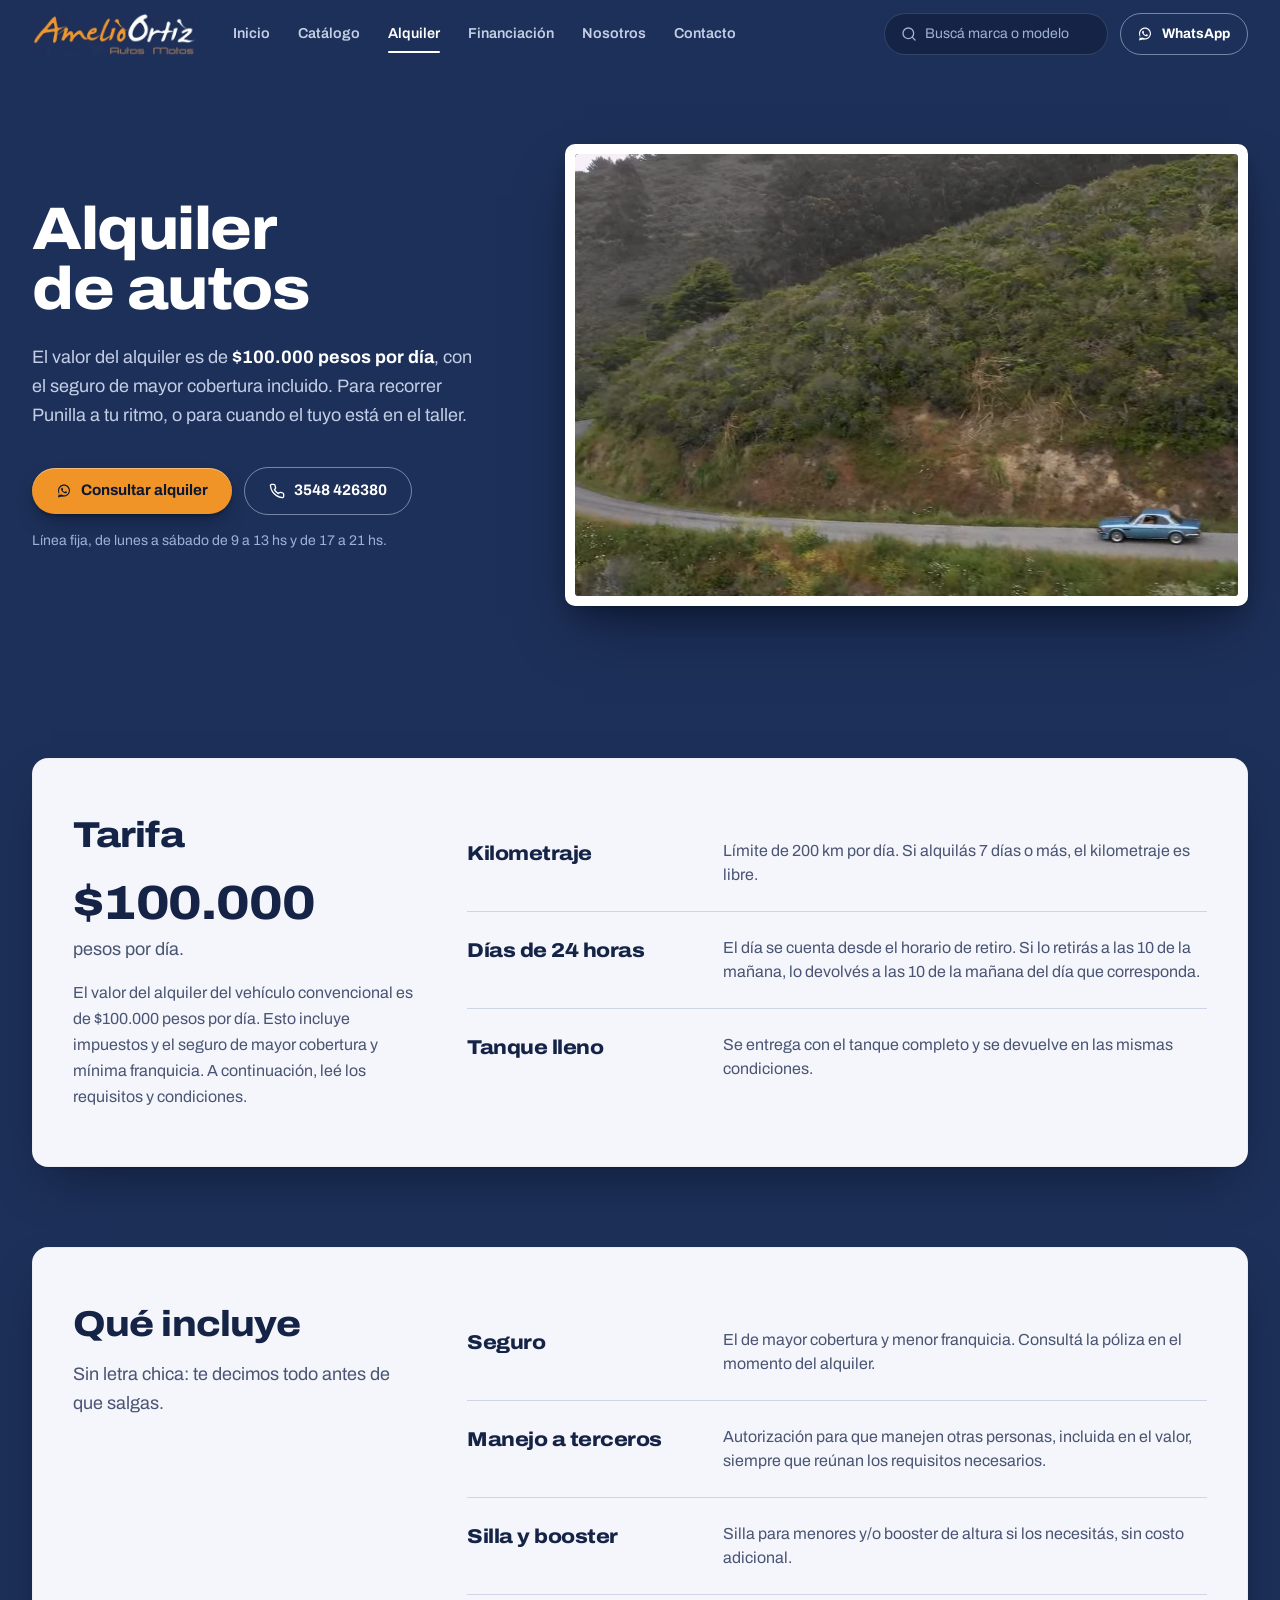
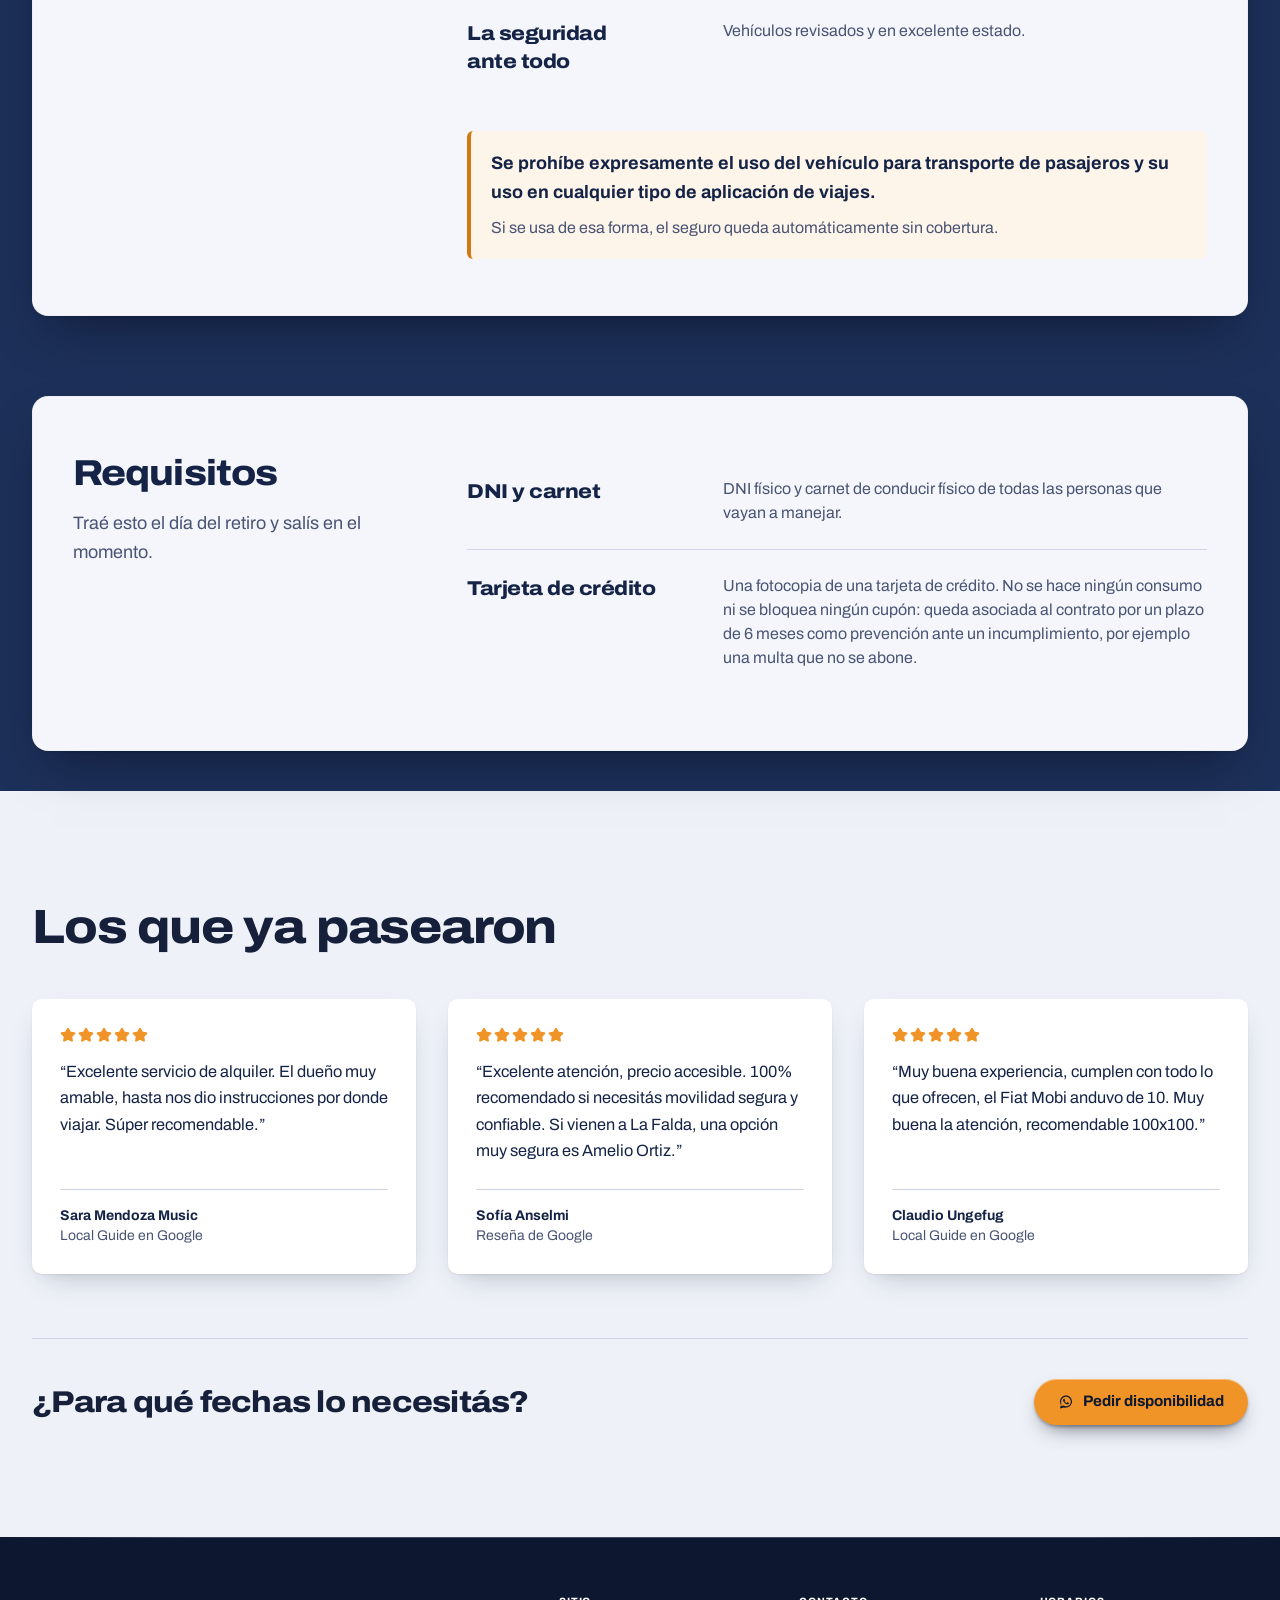
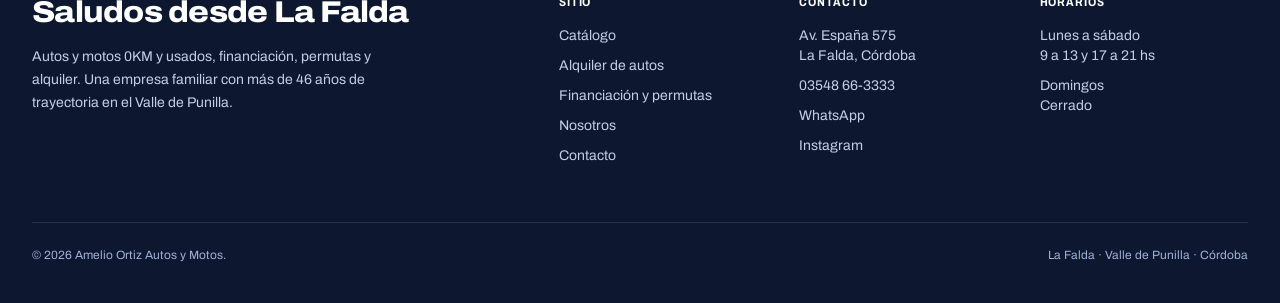
<file: alquiler.html>
<!doctype html>
<html lang="es-AR">
<head>
  <meta charset="UTF-8" />
  <meta name="viewport" content="width=device-width, initial-scale=1" />
  <link rel="canonical" href="https://amelioortizautos.com/alquiler" />
  <meta property="og:url" content="https://amelioortizautos.com/alquiler" />
  <title>Alquiler de Autos | Amelio Ortiz</title>
  <meta name="description" content="Alquiler de autos por día o por semana en Amelio Ortiz, La Falda, Córdoba. Seguro de mayor cobertura incluido." />

  <meta property="og:type" content="website" />
  <meta property="og:locale" content="es_AR" />
  <meta property="og:title" content="Alquiler de Autos | Amelio Ortiz" />
  <meta property="og:description" content="Alquiler de autos por día o por semana, con el seguro de mayor cobertura incluido." />
  <meta property="og:image" content="https://amelioortizautos.com/og-logo.jpg?v=20261024" />
  <meta property="og:image:type" content="image/jpeg" />
  <meta property="og:image:width" content="630" />
  <meta property="og:image:height" content="630" />
  <meta property="og:image:alt" content="Logo de Amelio Ortiz Autos y Motos" />

  <link rel="icon" type="image/png" href="img/icon-192.png" />
  <link rel="apple-touch-icon" href="img/icon-192.png" />
  <meta name="theme-color" content="#1D3059" />
  <link rel="preconnect" href="https://fonts.googleapis.com" />
  <link rel="preconnect" href="https://fonts.gstatic.com" crossorigin />
  <link rel="stylesheet" href="https://fonts.googleapis.com/css2?family=Archivo:wdth,wght@62..125,400..900&display=swap" />
  <script>document.documentElement.classList.add("js");</script>
  <link rel="stylesheet" href="styles.css?v=20261027h" />
  <link rel="stylesheet" href="tw.css?v=20261027h" />


  <script type="application/ld+json">
  {
    "@context": "https://schema.org",
    "@type": "AutomotiveBusiness",
    "name": "Amelio Ortiz",
    "description": "Concesionario de autos y motos, con más de 46 años de trayectoria en La Falda, Córdoba.",
    "logo": "https://amelioortizautos.com/logo-amelio.png",
    "address": {
      "@type": "PostalAddress",
      "streetAddress": "Av. España 575",
      "addressLocality": "La Falda",
      "addressRegion": "Córdoba",
      "addressCountry": "AR"
    },
    "telephone": "+5493548663333"
  }
  </script>
</head>
<body class="font-sans antialiased">
  <a href="#main-content" class="fixed left-4 top-4 z-[100] -translate-y-24 rounded-full bg-orange-500 px-4 py-2 text-sm font-bold text-navy-950 transition focus:translate-y-0">Saltar al contenido</a>

  <header id="site-header" class="ao-header fixed inset-x-0 top-0 z-50">
    <div class="mx-auto flex max-w-7xl items-center gap-5 px-4 py-3 sm:px-6 lg:gap-9 lg:px-8">
      <a href="index.html" class="shrink-0" aria-label="Amelio Ortiz Autos y Motos, inicio">
        <img src="img/logo-wordmark-sm.webp" width="360" height="96" alt="Amelio Ortiz Autos y Motos" class="h-10 w-auto sm:h-11" fetchpriority="high" />
      </a>
      <nav class="ao-nav hidden items-center gap-7 lg:flex" aria-label="Navegación principal"><a href="index.html">Inicio</a><a href="catalogo.html">Catálogo</a><a href="alquiler.html" aria-current="page">Alquiler</a><a href="financiacion.html">Financiación</a><a href="nosotros.html">Nosotros</a><a href="contacto.html">Contacto</a></nav>
      <div class="ml-auto flex items-center gap-3">
        <div class="hidden w-56 xl:block"><form class="header-search-form ao-search flex items-center gap-2 rounded-full px-4 py-2.5" role="search"><i data-lucide="search" class="h-4 w-4 shrink-0 text-navy-300"></i><label class="sr-only" for="buscar-header">Buscar en el catálogo</label><input id="buscar-header" type="search" name="q" class="header-search-input w-full bg-transparent text-sm text-white focus:outline-none" placeholder="Buscá marca o modelo" autocomplete="off" /></form></div>
        <a href="https://wa.me/5493548663333?text=Hola%20Amelio%20Ortiz%2C%20quiero%20m%C3%A1s%20informaci%C3%B3n%20sobre%20sus%20veh%C3%ADculos." target="_blank" rel="noopener" class="btn btn-linea btn-sm hidden sm:inline-flex"><svg viewBox="0 0 32 32" fill="currentColor" class="h-4 w-4 shrink-0" aria-hidden="true"><path d="M16.004 3C9.377 3 4 8.373 4 15c0 2.34.657 4.526 1.797 6.386L4 29l7.86-1.76A11.9 11.9 0 0016.004 27C22.63 27 28 21.627 28 15S22.63 3 16.004 3zm0 21.7c-1.94 0-3.75-.57-5.27-1.55l-.378-.24-4.66 1.04 1.07-4.53-.25-.4A9.65 9.65 0 016.35 15c0-5.32 4.33-9.65 9.654-9.65 5.32 0 9.65 4.33 9.65 9.65s-4.33 9.7-9.65 9.7zm5.32-7.23c-.29-.147-1.71-.845-1.977-.94-.266-.098-.46-.147-.653.147-.194.293-.75.94-.92 1.133-.17.194-.34.22-.63.073-.29-.146-1.224-.451-2.332-1.44-.862-.77-1.444-1.72-1.613-2.01-.17-.293-.018-.45.127-.596.13-.13.29-.34.435-.51.146-.17.194-.293.29-.488.098-.196.05-.367-.024-.513-.073-.146-.653-1.573-.895-2.154-.236-.564-.476-.488-.653-.497-.17-.008-.363-.01-.556-.01-.194 0-.51.073-.777.367-.266.293-1.017.994-1.017 2.425 0 1.43 1.04 2.813 1.185 3.008.146.194 2.05 3.13 4.966 4.39.694.3 1.235.478 1.657.611.696.222 1.33.19 1.83.116.558-.083 1.71-.7 1.952-1.377.242-.677.242-1.257.17-1.377-.073-.122-.266-.195-.556-.34z"/></svg>WhatsApp</a>
        <button id="menu-toggle" type="button" class="inline-flex h-11 w-11 items-center justify-center rounded-full border border-white/20 text-white lg:hidden" aria-expanded="false" aria-controls="mobile-menu" aria-label="Abrir menú">
          <span id="icon-menu-open"><i data-lucide="menu" class="h-5 w-5"></i></span>
          <span id="icon-menu-close" class="hidden"><i data-lucide="x" class="h-5 w-5"></i></span>
        </button>
      </div>
    </div>
    <div id="mobile-menu" class="hidden max-h-[calc(100dvh-4.5rem)] overflow-y-auto border-t border-white/10 bg-navy-800 lg:hidden">
      <div class="px-4 pb-6 pt-4 sm:px-6">
        <form class="header-search-form ao-search flex items-center gap-2 rounded-full px-4 py-2.5" role="search"><i data-lucide="search" class="h-4 w-4 shrink-0 text-navy-300"></i><label class="sr-only" for="buscar-movil">Buscar en el catálogo</label><input id="buscar-movil" type="search" name="q" class="header-search-input w-full bg-transparent text-sm text-white focus:outline-none" placeholder="Buscá marca o modelo" autocomplete="off" /></form>
        <nav class="mt-3 flex flex-col" aria-label="Navegación móvil"><a href="index.html" class="flex items-center justify-between border-b border-white/10 py-3.5 text-lg font-semibold text-navy-200">Inicio<i data-lucide="arrow-up-right" class="h-4 w-4 text-navy-400"></i></a><a href="catalogo.html" class="flex items-center justify-between border-b border-white/10 py-3.5 text-lg font-semibold text-navy-200">Catálogo<i data-lucide="arrow-up-right" class="h-4 w-4 text-navy-400"></i></a><a href="alquiler.html" class="flex items-center justify-between border-b border-white/10 py-3.5 text-lg font-semibold text-white" aria-current="page">Alquiler<i data-lucide="arrow-up-right" class="h-4 w-4 text-orange-500"></i></a><a href="financiacion.html" class="flex items-center justify-between border-b border-white/10 py-3.5 text-lg font-semibold text-navy-200">Financiación<i data-lucide="arrow-up-right" class="h-4 w-4 text-navy-400"></i></a><a href="nosotros.html" class="flex items-center justify-between border-b border-white/10 py-3.5 text-lg font-semibold text-navy-200">Nosotros<i data-lucide="arrow-up-right" class="h-4 w-4 text-navy-400"></i></a><a href="contacto.html" class="flex items-center justify-between border-b border-white/10 py-3.5 text-lg font-semibold text-navy-200">Contacto<i data-lucide="arrow-up-right" class="h-4 w-4 text-navy-400"></i></a></nav>
        <a href="https://wa.me/5493548663333?text=Hola%20Amelio%20Ortiz%2C%20quiero%20m%C3%A1s%20informaci%C3%B3n%20sobre%20sus%20veh%C3%ADculos." target="_blank" rel="noopener" class="btn btn-sello mt-6 w-full"><svg viewBox="0 0 32 32" fill="currentColor" class="h-4 w-4 shrink-0" aria-hidden="true"><path d="M16.004 3C9.377 3 4 8.373 4 15c0 2.34.657 4.526 1.797 6.386L4 29l7.86-1.76A11.9 11.9 0 0016.004 27C22.63 27 28 21.627 28 15S22.63 3 16.004 3zm0 21.7c-1.94 0-3.75-.57-5.27-1.55l-.378-.24-4.66 1.04 1.07-4.53-.25-.4A9.65 9.65 0 016.35 15c0-5.32 4.33-9.65 9.654-9.65 5.32 0 9.65 4.33 9.65 9.65s-4.33 9.7-9.65 9.7zm5.32-7.23c-.29-.147-1.71-.845-1.977-.94-.266-.098-.46-.147-.653.147-.194.293-.75.94-.92 1.133-.17.194-.34.22-.63.073-.29-.146-1.224-.451-2.332-1.44-.862-.77-1.444-1.72-1.613-2.01-.17-.293-.018-.45.127-.596.13-.13.29-.34.435-.51.146-.17.194-.293.29-.488.098-.196.05-.367-.024-.513-.073-.146-.653-1.573-.895-2.154-.236-.564-.476-.488-.653-.497-.17-.008-.363-.01-.556-.01-.194 0-.51.073-.777.367-.266.293-1.017.994-1.017 2.425 0 1.43 1.04 2.813 1.185 3.008.146.194 2.05 3.13 4.966 4.39.694.3 1.235.478 1.657.611.696.222 1.33.19 1.83.116.558-.083 1.71-.7 1.952-1.377.242-.677.242-1.257.17-1.377-.073-.122-.266-.195-.556-.34z"/></svg>Escribinos por WhatsApp</a>
      </div>
    </div>
  </header>

  <main id="main-content">
    <section id="alquiler" class="scroll-mt-20 overflow-x-clip pb-20 pt-28 sm:pb-28 sm:pt-36">
      <div class="mx-auto grid max-w-7xl grid-cols-1 items-center gap-12 px-4 sm:px-6 lg:grid-cols-12 lg:gap-16 lg:px-8">
        <div class="lg:col-span-5">
          <h1 class="t-titulo text-5xl text-white sm:text-6xl">
            Alquiler de autos
          </h1>
          <p class="t-lead mt-6 max-w-md text-lg leading-relaxed">El valor del alquiler es de <strong class="tabular text-white">$100.000 pesos por día</strong>, con el seguro de mayor cobertura incluido. Para recorrer Punilla a tu ritmo, o para cuando el tuyo está en el taller.</p>
          <div class="mt-9 flex flex-wrap items-center gap-3">
            <a href="https://wa.me/5493548663333?text=Hola%20Amelio%20Ortiz%2C%20quiero%20consultar%20por%20el%20alquiler%20de%20autos." target="_blank" rel="noopener" class="btn btn-sello"><svg viewBox="0 0 32 32" fill="currentColor" class="h-4 w-4 shrink-0" aria-hidden="true"><path d="M16.004 3C9.377 3 4 8.373 4 15c0 2.34.657 4.526 1.797 6.386L4 29l7.86-1.76A11.9 11.9 0 0016.004 27C22.63 27 28 21.627 28 15S22.63 3 16.004 3zm0 21.7c-1.94 0-3.75-.57-5.27-1.55l-.378-.24-4.66 1.04 1.07-4.53-.25-.4A9.65 9.65 0 016.35 15c0-5.32 4.33-9.65 9.654-9.65 5.32 0 9.65 4.33 9.65 9.65s-4.33 9.7-9.65 9.7zm5.32-7.23c-.29-.147-1.71-.845-1.977-.94-.266-.098-.46-.147-.653.147-.194.293-.75.94-.92 1.133-.17.194-.34.22-.63.073-.29-.146-1.224-.451-2.332-1.44-.862-.77-1.444-1.72-1.613-2.01-.17-.293-.018-.45.127-.596.13-.13.29-.34.435-.51.146-.17.194-.293.29-.488.098-.196.05-.367-.024-.513-.073-.146-.653-1.573-.895-2.154-.236-.564-.476-.488-.653-.497-.17-.008-.363-.01-.556-.01-.194 0-.51.073-.777.367-.266.293-1.017.994-1.017 2.425 0 1.43 1.04 2.813 1.185 3.008.146.194 2.05 3.13 4.966 4.39.694.3 1.235.478 1.657.611.696.222 1.33.19 1.83.116.558-.083 1.71-.7 1.952-1.377.242-.677.242-1.257.17-1.377-.073-.122-.266-.195-.556-.34z"/></svg>Consultar alquiler</a>
            <a href="tel:+543548426380" class="btn btn-linea"><i data-lucide="phone" class="h-4 w-4"></i><span class="tabular">3548 426380</span></a>
          </div>
          <p class="tabular mt-4 text-sm text-navy-300">Línea fija, de lunes a sábado de 9 a 13 hs y de 17 a 21 hs.</p>
        </div>
        <div class="lg:col-span-7">
          <div class="cae"><div class="postal relative">
            <div class="postal-foto carrusel aspect-[3/2]" data-carrusel aria-roledescription="carrusel" aria-label="Vistas de las sierras de Punilla">
              <video class="video-alquiler absolute inset-0 z-[1] h-full w-full object-cover" data-video-alquiler autoplay muted loop playsinline preload="metadata" poster="video/alquiler-poster.webp" aria-label="Video: un auto recorriendo rutas de montaña, lagos y campo">
                <source src="video/alquiler-loop.webm" type="video/webm" />
                <source src="video/alquiler-loop.mp4" type="video/mp4" />
              </video>
              <img class="carrusel-foto is-activa" src="img/ruta-1600.webp" srcset="img/ruta-800.webp 800w, img/ruta-1600.webp 1600w" sizes="(min-width:1024px) 720px, 100vw" alt="Ruta serrana entre las lomas del Valle de Punilla" fetchpriority="high" decoding="async" />
              <img class="carrusel-foto" src="img/lomas-1600.webp" srcset="img/lomas-800.webp 800w, img/lomas-1600.webp 1600w" sizes="(min-width:1024px) 720px, 100vw" alt="Lomas verdes de las sierras de Córdoba" loading="lazy" decoding="async" />
              <img class="carrusel-foto" src="img/dique-1600.webp" srcset="img/dique-800.webp 800w, img/dique-1600.webp 1600w" sizes="(min-width:1024px) 720px, 100vw" alt="Dique entre las sierras" loading="lazy" decoding="async" />
              <img class="carrusel-foto" src="img/atardecer-1600.webp" srcset="img/atardecer-800.webp 800w, img/atardecer-1600.webp 1600w" sizes="(min-width:1024px) 720px, 100vw" alt="Sierras al atardecer con casas al pie" loading="lazy" decoding="async" />
              <img class="carrusel-foto" src="img/valle-1600.webp" srcset="img/valle-800.webp 800w, img/valle-1600.webp 1600w" sizes="(min-width:1024px) 720px, 100vw" alt="Valle serrano con monte y caseríos" loading="lazy" decoding="async" />
              <img class="carrusel-foto" src="img/gaucho-1600.webp" srcset="img/gaucho-800.webp 800w, img/gaucho-1600.webp 1600w" sizes="(min-width:1024px) 720px, 100vw" alt="Camino de tierra en las sierras, con un jinete" loading="lazy" decoding="async" />
            </div>
          </div></div>
        </div>
      </div>
    </section>

    <section class="py-6 sm:py-10" aria-labelledby="tarifa-titulo">
      <div class="mx-auto max-w-7xl px-4 sm:px-6 lg:px-8"><div class="marco-avion" data-reveal><div class="dorso grid grid-cols-1 gap-12 rounded-[8px] px-6 py-12 sm:px-10 sm:py-14 lg:grid-cols-12">
        <div class="lg:col-span-4">
          <h2 id="tarifa-titulo" class="t-titulo text-4xl text-navy-900">Tarifa</h2>
          <p class="t-titulo mt-6 text-5xl text-navy-900"><span class="tabular">$100.000</span></p>
          <p class="mt-2 text-lg leading-relaxed text-[#4a5474]">pesos por día.</p>
          <p class="mt-4 leading-relaxed text-[#4a5474]">El valor del alquiler del vehículo convencional es de $100.000 pesos por día. Esto incluye impuestos y el seguro de mayor cobertura y mínima franquicia. A continuación, leé los requisitos y condiciones.</p>
        </div>
        <div class="lg:col-span-8">
        <ul class="renglones text-navy-900">
          <li class="grid grid-cols-1 gap-2 py-6 sm:grid-cols-[14rem_1fr] sm:gap-8">
            <span class="t-titulo text-xl">Kilometraje</span>
            <span class="text-[#4a5474]">Límite de 200 km por día. Si alquilás 7 días o más, el kilometraje es libre.</span>
          </li>
          <li class="grid grid-cols-1 gap-2 py-6 sm:grid-cols-[14rem_1fr] sm:gap-8">
            <span class="t-titulo text-xl">Días de 24 horas</span>
            <span class="text-[#4a5474]">El día se cuenta desde el horario de retiro. Si lo retirás a las 10 de la mañana, lo devolvés a las 10 de la mañana del día que corresponda.</span>
          </li>
          <li class="grid grid-cols-1 gap-2 py-6 sm:grid-cols-[14rem_1fr] sm:gap-8">
            <span class="t-titulo text-xl">Tanque lleno</span>
            <span class="text-[#4a5474]">Se entrega con el tanque completo y se devuelve en las mismas condiciones.</span>
          </li>
        </ul>
        </div>
      </div></div></div>
    </section>

    <section class="py-6 sm:py-10" aria-labelledby="condiciones-titulo">
      <div class="mx-auto max-w-7xl px-4 sm:px-6 lg:px-8"><div class="marco-avion" data-reveal><div class="dorso grid grid-cols-1 gap-12 rounded-[8px] px-6 py-12 sm:px-10 sm:py-14 lg:grid-cols-12">
        <div class="lg:col-span-4">
          <h2 id="condiciones-titulo" class="t-titulo text-4xl text-navy-900">Qué incluye</h2>
          <p class="mt-4 text-lg leading-relaxed text-[#4a5474]">Sin letra chica: te decimos todo antes de que salgas.</p>
        </div>
        <div class="lg:col-span-8">
        <ul class="renglones text-navy-900">
          <li class="grid grid-cols-1 gap-2 py-6 sm:grid-cols-[14rem_1fr] sm:gap-8">
            <span class="t-titulo text-xl">Seguro</span>
            <span class="text-[#4a5474]">El de mayor cobertura y menor franquicia. Consultá la póliza en el momento del alquiler.</span>
          </li>
          <li class="grid grid-cols-1 gap-2 py-6 sm:grid-cols-[14rem_1fr] sm:gap-8">
            <span class="t-titulo text-xl">Manejo a terceros</span>
            <span class="text-[#4a5474]">Autorización para que manejen otras personas, incluida en el valor, siempre que reúnan los requisitos necesarios.</span>
          </li>
          <li class="grid grid-cols-1 gap-2 py-6 sm:grid-cols-[14rem_1fr] sm:gap-8">
            <span class="t-titulo text-xl">Silla y booster</span>
            <span class="text-[#4a5474]">Silla para menores y/o booster de altura si los necesitás, sin costo adicional.</span>
          </li>
          <li class="grid grid-cols-1 gap-2 py-6 sm:grid-cols-[14rem_1fr] sm:gap-8">
            <span class="t-titulo text-xl">La seguridad ante todo</span>
            <span class="text-[#4a5474]">Vehículos revisados y en excelente estado.</span>
          </li>
        </ul>
        <div class="aviso-prohibido mt-8">
          <p class="text-lg font-bold leading-relaxed text-navy-900">Se prohíbe expresamente el uso del vehículo para transporte de pasajeros y su uso en cualquier tipo de aplicación de viajes.</p>
          <p class="mt-2 leading-relaxed text-[#4a5474]">Si se usa de esa forma, el seguro queda automáticamente sin cobertura.</p>
        </div>
        </div>
      </div></div></div>
    </section>

    <section class="py-6 sm:py-10" aria-labelledby="requisitos-titulo">
      <div class="mx-auto max-w-7xl px-4 sm:px-6 lg:px-8"><div class="marco-avion" data-reveal><div class="dorso grid grid-cols-1 gap-12 rounded-[8px] px-6 py-12 sm:px-10 sm:py-14 lg:grid-cols-12">
        <div class="lg:col-span-4">
          <h2 id="requisitos-titulo" class="t-titulo text-4xl text-navy-900">Requisitos</h2>
          <p class="mt-4 text-lg leading-relaxed text-[#4a5474]">Traé esto el día del retiro y salís en el momento.</p>
        </div>
        <div class="lg:col-span-8">
        <ul class="renglones text-navy-900">
          <li class="grid grid-cols-1 gap-2 py-6 sm:grid-cols-[14rem_1fr] sm:gap-8">
            <span class="t-titulo text-xl">DNI y carnet</span>
            <span class="text-[#4a5474]">DNI físico y carnet de conducir físico de todas las personas que vayan a manejar.</span>
          </li>
          <li class="grid grid-cols-1 gap-2 py-6 sm:grid-cols-[14rem_1fr] sm:gap-8">
            <span class="t-titulo text-xl">Tarjeta de crédito</span>
            <span class="text-[#4a5474]">Una fotocopia de una tarjeta de crédito. No se hace ningún consumo ni se bloquea ningún cupón: queda asociada al contrato por un plazo de 6 meses como prevención ante un incumplimiento, por ejemplo una multa que no se abone.</span>
          </li>
        </ul>
        </div>
      </div></div></div>
    </section>

    <section class="zona-clara py-20 sm:py-28" aria-labelledby="alq-resenas">
      <div class="mx-auto max-w-7xl px-4 sm:px-6 lg:px-8">
        <h2 id="alq-resenas" class="t-titulo text-4xl text-white sm:text-5xl" data-reveal>Los que ya pasearon</h2>
        <div class="mt-12 grid grid-cols-1 gap-8 md:grid-cols-3">
          <figure class="postal resena flex flex-col p-6 sm:p-7" data-reveal>
            <span class="estrellas" aria-label="5 estrellas"><i data-lucide="star" class="h-4 w-4 fill-current"></i><i data-lucide="star" class="h-4 w-4 fill-current"></i><i data-lucide="star" class="h-4 w-4 fill-current"></i><i data-lucide="star" class="h-4 w-4 fill-current"></i><i data-lucide="star" class="h-4 w-4 fill-current"></i></span>
            <blockquote class="mt-4 flex-1 text-[1.02rem] leading-relaxed text-navy-900">“Excelente servicio de alquiler. El dueño muy amable, hasta nos dio instrucciones por donde viajar. Súper recomendable.”</blockquote>
            <figcaption class="mt-6 border-t border-[#cdd5e6] pt-4 text-sm"><span class="block font-bold text-navy-900">Sara Mendoza Music</span><span class="text-[#4a5474]">Local Guide en Google</span></figcaption>
          </figure>
          <figure class="postal resena flex flex-col p-6 sm:p-7" data-reveal>
            <span class="estrellas" aria-label="5 estrellas"><i data-lucide="star" class="h-4 w-4 fill-current"></i><i data-lucide="star" class="h-4 w-4 fill-current"></i><i data-lucide="star" class="h-4 w-4 fill-current"></i><i data-lucide="star" class="h-4 w-4 fill-current"></i><i data-lucide="star" class="h-4 w-4 fill-current"></i></span>
            <blockquote class="mt-4 flex-1 text-[1.02rem] leading-relaxed text-navy-900">“Excelente atención, precio accesible. 100% recomendado si necesitás movilidad segura y confiable. Si vienen a La Falda, una opción muy segura es Amelio Ortiz.”</blockquote>
            <figcaption class="mt-6 border-t border-[#cdd5e6] pt-4 text-sm"><span class="block font-bold text-navy-900">Sofía Anselmi</span><span class="text-[#4a5474]">Reseña de Google</span></figcaption>
          </figure>
          <figure class="postal resena flex flex-col p-6 sm:p-7" data-reveal>
            <span class="estrellas" aria-label="5 estrellas"><i data-lucide="star" class="h-4 w-4 fill-current"></i><i data-lucide="star" class="h-4 w-4 fill-current"></i><i data-lucide="star" class="h-4 w-4 fill-current"></i><i data-lucide="star" class="h-4 w-4 fill-current"></i><i data-lucide="star" class="h-4 w-4 fill-current"></i></span>
            <blockquote class="mt-4 flex-1 text-[1.02rem] leading-relaxed text-navy-900">“Muy buena experiencia, cumplen con todo lo que ofrecen, el Fiat Mobi anduvo de 10. Muy buena la atención, recomendable 100x100.”</blockquote>
            <figcaption class="mt-6 border-t border-[#cdd5e6] pt-4 text-sm"><span class="block font-bold text-navy-900">Claudio Ungefug</span><span class="text-[#4a5474]">Local Guide en Google</span></figcaption>
          </figure>
        </div>
        <div class="mt-16 flex flex-col items-start gap-5 border-t border-[#cdd5e6] pt-10 sm:flex-row sm:items-center sm:justify-between" data-reveal>
          <p class="t-titulo text-2xl text-white sm:text-3xl">¿Para qué fechas lo necesitás?</p>
          <a href="https://wa.me/5493548663333?text=Hola%20Amelio%20Ortiz%2C%20quiero%20alquilar%20un%20auto.%20Lo%20necesito%20desde%20el%20...%20hasta%20el%20..." target="_blank" rel="noopener" class="btn btn-sello"><svg viewBox="0 0 32 32" fill="currentColor" class="h-4 w-4 shrink-0" aria-hidden="true"><path d="M16.004 3C9.377 3 4 8.373 4 15c0 2.34.657 4.526 1.797 6.386L4 29l7.86-1.76A11.9 11.9 0 0016.004 27C22.63 27 28 21.627 28 15S22.63 3 16.004 3zm0 21.7c-1.94 0-3.75-.57-5.27-1.55l-.378-.24-4.66 1.04 1.07-4.53-.25-.4A9.65 9.65 0 016.35 15c0-5.32 4.33-9.65 9.654-9.65 5.32 0 9.65 4.33 9.65 9.65s-4.33 9.7-9.65 9.7zm5.32-7.23c-.29-.147-1.71-.845-1.977-.94-.266-.098-.46-.147-.653.147-.194.293-.75.94-.92 1.133-.17.194-.34.22-.63.073-.29-.146-1.224-.451-2.332-1.44-.862-.77-1.444-1.72-1.613-2.01-.17-.293-.018-.45.127-.596.13-.13.29-.34.435-.51.146-.17.194-.293.29-.488.098-.196.05-.367-.024-.513-.073-.146-.653-1.573-.895-2.154-.236-.564-.476-.488-.653-.497-.17-.008-.363-.01-.556-.01-.194 0-.51.073-.777.367-.266.293-1.017.994-1.017 2.425 0 1.43 1.04 2.813 1.185 3.008.146.194 2.05 3.13 4.966 4.39.694.3 1.235.478 1.657.611.696.222 1.33.19 1.83.116.558-.083 1.71-.7 1.952-1.377.242-.677.242-1.257.17-1.377-.073-.122-.266-.195-.556-.34z"/></svg>Pedir disponibilidad</a>
        </div>
      </div>
    </section>
  </main>

  <footer class="relative bg-navy-950 text-navy-200">
    <div class="por-avion" aria-hidden="true"></div>
    <div class="mx-auto max-w-7xl px-4 pb-10 pt-14 sm:px-6 lg:px-8">
      <div class="grid grid-cols-1 gap-12 md:grid-cols-12">
        <div class="md:col-span-5">
          <p class="t-titulo text-2xl text-white sm:text-3xl">Saludos desde La Falda</p>
          <p class="mt-4 max-w-sm text-sm leading-relaxed">Autos y motos 0KM y usados, financiación, permutas y alquiler. Una empresa familiar con más de 46 años de trayectoria en el Valle de Punilla.</p>
        </div>
        <div class="grid grid-cols-2 gap-8 sm:grid-cols-3 md:col-span-7">
          <div>
            <h2 class="t-rotulo text-xs text-white">Sitio</h2>
            <ul class="mt-4 space-y-2.5 text-sm">
              <li><a href="catalogo.html" class="hover:text-white">Catálogo</a></li>
              <li><a href="alquiler.html" class="hover:text-white">Alquiler de autos</a></li>
              <li><a href="financiacion.html" class="hover:text-white">Financiación y permutas</a></li>
              <li><a href="nosotros.html" class="hover:text-white">Nosotros</a></li>
              <li><a href="contacto.html" class="hover:text-white">Contacto</a></li>
            </ul>
          </div>
          <div>
            <h2 class="t-rotulo text-xs text-white">Contacto</h2>
            <ul class="mt-4 space-y-2.5 text-sm">
              <li>Av. España 575<br />La Falda, Córdoba</li>
              <li><a href="tel:+5493548663333" class="tabular hover:text-white">03548 66-3333</a></li>
              <li><a href="https://wa.me/5493548663333?text=Hola%20Amelio%20Ortiz%2C%20quiero%20m%C3%A1s%20informaci%C3%B3n%20sobre%20sus%20veh%C3%ADculos." target="_blank" rel="noopener" class="hover:text-white">WhatsApp</a></li>
              <li><a href="https://instagram.com/amelioortiz.autosymotos" target="_blank" rel="noopener" class="hover:text-white">Instagram</a></li>
            </ul>
          </div>
          <div class="col-span-2 sm:col-span-1">
            <h2 class="t-rotulo text-xs text-white">Horarios</h2>
            <ul class="tabular mt-4 space-y-2.5 text-sm">
              <li>Lunes a sábado<br />9 a 13 y 17 a 21 hs</li>
              <li>Domingos<br />Cerrado</li>
            </ul>
          </div>
        </div>
      </div>
      <div class="mt-14 flex flex-col gap-2 border-t border-white/10 pt-6 text-xs text-navy-300 sm:flex-row sm:items-center sm:justify-between">
        <p>© <span id="current-year">2026</span> Amelio Ortiz Autos y Motos.</p>
        <p>La Falda · Valle de Punilla · Córdoba</p>
      </div>
    </div>
  </footer>

  <a href="https://wa.me/5493548663333?text=Hola%20Amelio%20Ortiz%2C%20quiero%20m%C3%A1s%20informaci%C3%B3n%20sobre%20sus%20veh%C3%ADculos." target="_blank" rel="noopener" aria-label="Escribinos por WhatsApp" class="wa-flotante fixed bottom-5 right-5 z-40 flex h-14 w-14 items-center justify-center rounded-full sm:bottom-6 sm:right-6 lg:hidden">
    <svg viewBox="0 0 32 32" fill="currentColor" class="h-7 w-7 shrink-0" aria-hidden="true"><path d="M16.004 3C9.377 3 4 8.373 4 15c0 2.34.657 4.526 1.797 6.386L4 29l7.86-1.76A11.9 11.9 0 0016.004 27C22.63 27 28 21.627 28 15S22.63 3 16.004 3zm0 21.7c-1.94 0-3.75-.57-5.27-1.55l-.378-.24-4.66 1.04 1.07-4.53-.25-.4A9.65 9.65 0 016.35 15c0-5.32 4.33-9.65 9.654-9.65 5.32 0 9.65 4.33 9.65 9.65s-4.33 9.7-9.65 9.7zm5.32-7.23c-.29-.147-1.71-.845-1.977-.94-.266-.098-.46-.147-.653.147-.194.293-.75.94-.92 1.133-.17.194-.34.22-.63.073-.29-.146-1.224-.451-2.332-1.44-.862-.77-1.444-1.72-1.613-2.01-.17-.293-.018-.45.127-.596.13-.13.29-.34.435-.51.146-.17.194-.293.29-.488.098-.196.05-.367-.024-.513-.073-.146-.653-1.573-.895-2.154-.236-.564-.476-.488-.653-.497-.17-.008-.363-.01-.556-.01-.194 0-.51.073-.777.367-.266.293-1.017.994-1.017 2.425 0 1.43 1.04 2.813 1.185 3.008.146.194 2.05 3.13 4.966 4.39.694.3 1.235.478 1.657.611.696.222 1.33.19 1.83.116.558-.083 1.71-.7 1.952-1.377.242-.677.242-1.257.17-1.377-.073-.122-.266-.195-.556-.34z"/></svg>
  </a>

  <script defer src="iconos.js?v=20261027h"></script>
  <script defer src="data.js?v=20261027h"></script>
  <script defer src="main.js?v=20261027h"></script>
</body>
</html>
</file>
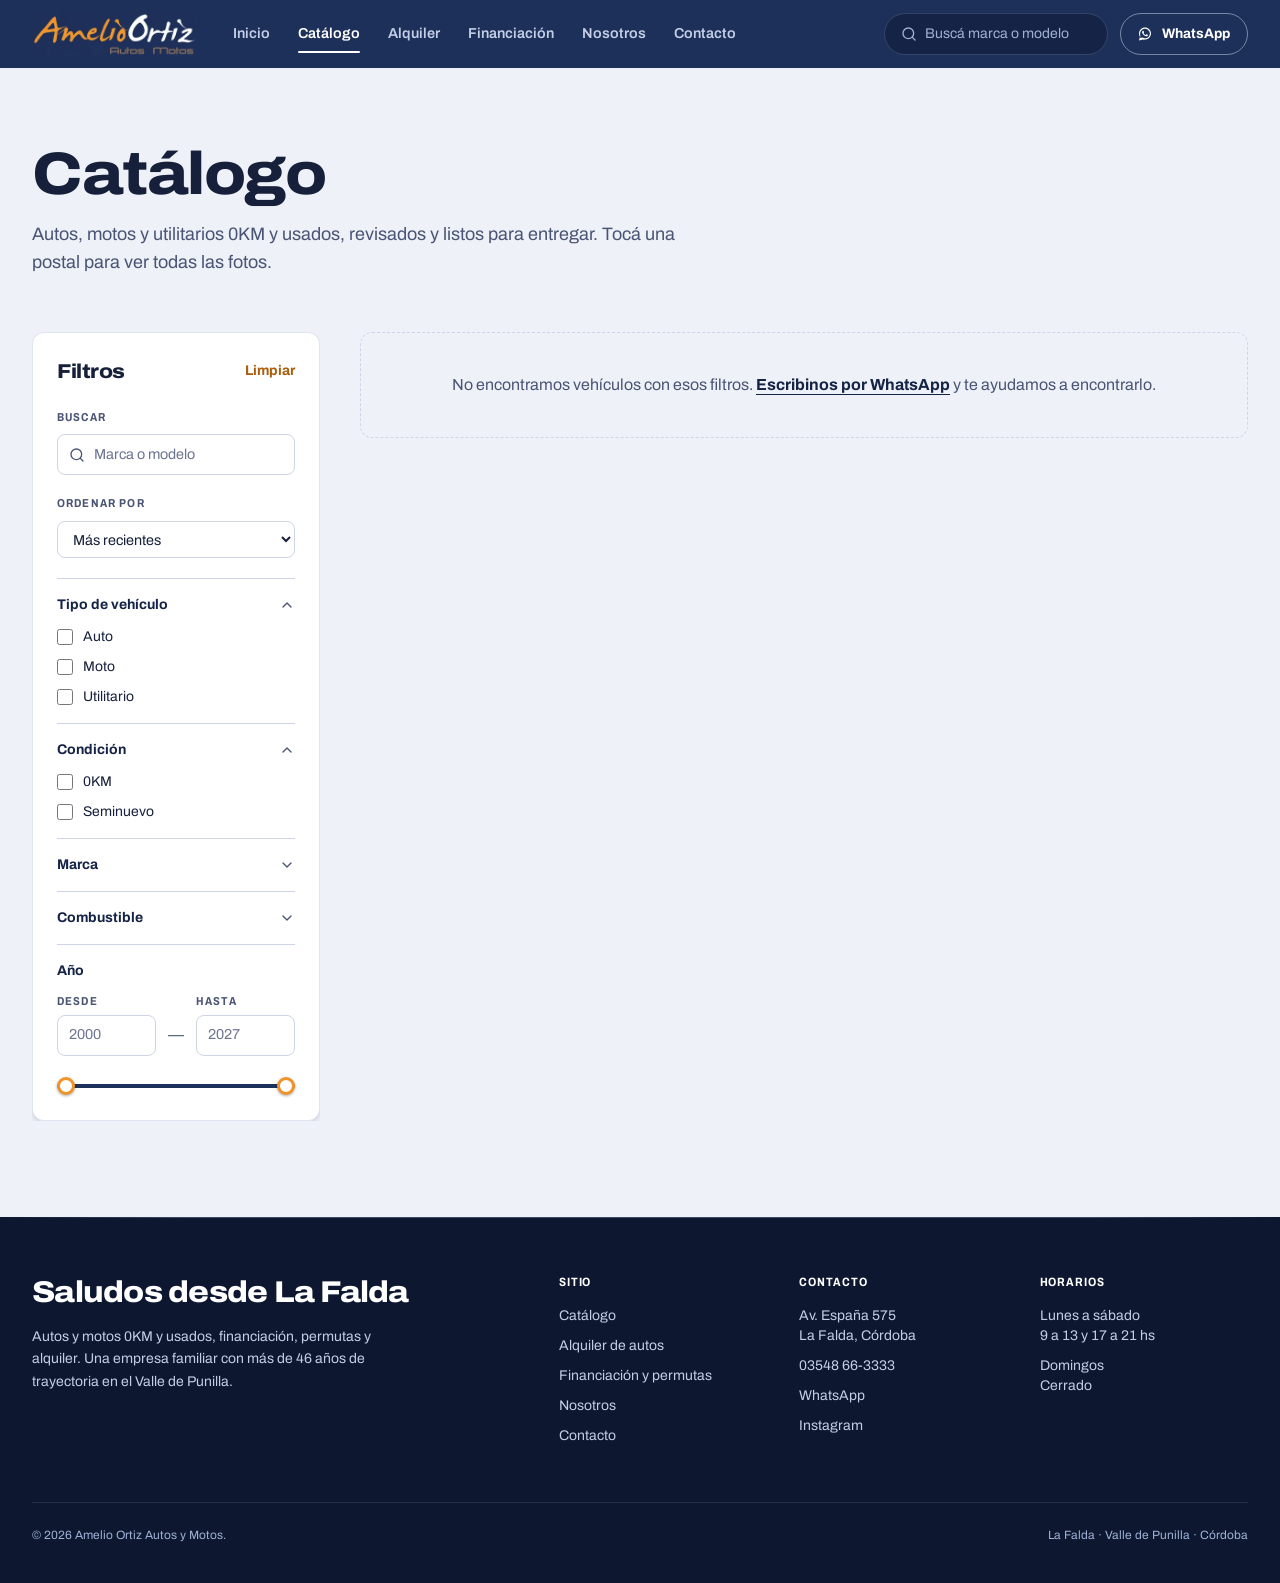
<file: catalogo.html>
<!doctype html>
<html lang="es-AR">
<head>
  <meta charset="UTF-8" />
  <meta name="viewport" content="width=device-width, initial-scale=1" />
  <link rel="canonical" href="https://amelioortizautos.com/catalogo" />
  <meta property="og:url" content="https://amelioortizautos.com/catalogo" />
  <title>Catálogo de Autos y Motos | Amelio Ortiz</title>
  <meta name="description" content="Catálogo de autos y motos 0KM y seminuevos en Amelio Ortiz, La Falda, Córdoba. Filtrá por tipo, marca y año." />

  <meta property="og:type" content="website" />
  <meta property="og:locale" content="es_AR" />
  <meta property="og:title" content="Catálogo de Autos y Motos | Amelio Ortiz" />
  <meta property="og:description" content="Catálogo de autos y motos 0KM y seminuevos en La Falda, Córdoba." />
  <meta property="og:image" content="https://amelioortizautos.com/og-logo.jpg?v=20261024" />
  <meta property="og:image:type" content="image/jpeg" />
  <meta property="og:image:width" content="630" />
  <meta property="og:image:height" content="630" />
  <meta property="og:image:alt" content="Logo de Amelio Ortiz Autos y Motos" />

  <link rel="icon" type="image/png" href="img/icon-192.png" />
  <link rel="apple-touch-icon" href="img/icon-192.png" />
  <meta name="theme-color" content="#1D3059" />
  <link rel="preconnect" href="https://fonts.googleapis.com" />
  <link rel="preconnect" href="https://fonts.gstatic.com" crossorigin />
  <link rel="stylesheet" href="https://fonts.googleapis.com/css2?family=Archivo:wdth,wght@62..125,400..900&display=swap" />
  <script>document.documentElement.classList.add("js");</script>
  <link rel="stylesheet" href="styles.css?v=20261027h" />
  <link rel="stylesheet" href="tw.css?v=20261027h" />


  <script type="application/ld+json">
  {
    "@context": "https://schema.org",
    "@type": "AutomotiveBusiness",
    "name": "Amelio Ortiz",
    "description": "Concesionario de autos y motos, con más de 46 años de trayectoria en La Falda, Córdoba.",
    "logo": "https://amelioortizautos.com/logo-amelio.png",
    "address": {
      "@type": "PostalAddress",
      "streetAddress": "Av. España 575",
      "addressLocality": "La Falda",
      "addressRegion": "Córdoba",
      "addressCountry": "AR"
    },
    "telephone": "+5493548663333"
  }
  </script>
</head>
<body class="font-sans antialiased">
  <a href="#main-content" class="fixed left-4 top-4 z-[100] -translate-y-24 rounded-full bg-orange-500 px-4 py-2 text-sm font-bold text-navy-950 transition focus:translate-y-0">Saltar al contenido</a>

  <header id="site-header" class="ao-header fixed inset-x-0 top-0 z-50">
    <div class="mx-auto flex max-w-7xl items-center gap-5 px-4 py-3 sm:px-6 lg:gap-9 lg:px-8">
      <a href="index.html" class="shrink-0" aria-label="Amelio Ortiz Autos y Motos, inicio">
        <img src="img/logo-wordmark-sm.webp" width="360" height="96" alt="Amelio Ortiz Autos y Motos" class="h-10 w-auto sm:h-11" fetchpriority="high" />
      </a>
      <nav class="ao-nav hidden items-center gap-7 lg:flex" aria-label="Navegación principal"><a href="index.html">Inicio</a><a href="catalogo.html" aria-current="page">Catálogo</a><a href="alquiler.html">Alquiler</a><a href="financiacion.html">Financiación</a><a href="nosotros.html">Nosotros</a><a href="contacto.html">Contacto</a></nav>
      <div class="ml-auto flex items-center gap-3">
        <div class="hidden w-56 xl:block"><form class="header-search-form ao-search flex items-center gap-2 rounded-full px-4 py-2.5" role="search"><i data-lucide="search" class="h-4 w-4 shrink-0 text-navy-300"></i><label class="sr-only" for="buscar-header">Buscar en el catálogo</label><input id="buscar-header" type="search" name="q" class="header-search-input w-full bg-transparent text-sm text-white focus:outline-none" placeholder="Buscá marca o modelo" autocomplete="off" /></form></div>
        <a href="https://wa.me/5493548663333?text=Hola%20Amelio%20Ortiz%2C%20quiero%20m%C3%A1s%20informaci%C3%B3n%20sobre%20sus%20veh%C3%ADculos." target="_blank" rel="noopener" class="btn btn-linea btn-sm hidden sm:inline-flex"><svg viewBox="0 0 32 32" fill="currentColor" class="h-4 w-4 shrink-0" aria-hidden="true"><path d="M16.004 3C9.377 3 4 8.373 4 15c0 2.34.657 4.526 1.797 6.386L4 29l7.86-1.76A11.9 11.9 0 0016.004 27C22.63 27 28 21.627 28 15S22.63 3 16.004 3zm0 21.7c-1.94 0-3.75-.57-5.27-1.55l-.378-.24-4.66 1.04 1.07-4.53-.25-.4A9.65 9.65 0 016.35 15c0-5.32 4.33-9.65 9.654-9.65 5.32 0 9.65 4.33 9.65 9.65s-4.33 9.7-9.65 9.7zm5.32-7.23c-.29-.147-1.71-.845-1.977-.94-.266-.098-.46-.147-.653.147-.194.293-.75.94-.92 1.133-.17.194-.34.22-.63.073-.29-.146-1.224-.451-2.332-1.44-.862-.77-1.444-1.72-1.613-2.01-.17-.293-.018-.45.127-.596.13-.13.29-.34.435-.51.146-.17.194-.293.29-.488.098-.196.05-.367-.024-.513-.073-.146-.653-1.573-.895-2.154-.236-.564-.476-.488-.653-.497-.17-.008-.363-.01-.556-.01-.194 0-.51.073-.777.367-.266.293-1.017.994-1.017 2.425 0 1.43 1.04 2.813 1.185 3.008.146.194 2.05 3.13 4.966 4.39.694.3 1.235.478 1.657.611.696.222 1.33.19 1.83.116.558-.083 1.71-.7 1.952-1.377.242-.677.242-1.257.17-1.377-.073-.122-.266-.195-.556-.34z"/></svg>WhatsApp</a>
        <button id="menu-toggle" type="button" class="inline-flex h-11 w-11 items-center justify-center rounded-full border border-white/20 text-white lg:hidden" aria-expanded="false" aria-controls="mobile-menu" aria-label="Abrir menú">
          <span id="icon-menu-open"><i data-lucide="menu" class="h-5 w-5"></i></span>
          <span id="icon-menu-close" class="hidden"><i data-lucide="x" class="h-5 w-5"></i></span>
        </button>
      </div>
    </div>
    <div id="mobile-menu" class="hidden max-h-[calc(100dvh-4.5rem)] overflow-y-auto border-t border-white/10 bg-navy-800 lg:hidden">
      <div class="px-4 pb-6 pt-4 sm:px-6">
        <form class="header-search-form ao-search flex items-center gap-2 rounded-full px-4 py-2.5" role="search"><i data-lucide="search" class="h-4 w-4 shrink-0 text-navy-300"></i><label class="sr-only" for="buscar-movil">Buscar en el catálogo</label><input id="buscar-movil" type="search" name="q" class="header-search-input w-full bg-transparent text-sm text-white focus:outline-none" placeholder="Buscá marca o modelo" autocomplete="off" /></form>
        <nav class="mt-3 flex flex-col" aria-label="Navegación móvil"><a href="index.html" class="flex items-center justify-between border-b border-white/10 py-3.5 text-lg font-semibold text-navy-200">Inicio<i data-lucide="arrow-up-right" class="h-4 w-4 text-navy-400"></i></a><a href="catalogo.html" class="flex items-center justify-between border-b border-white/10 py-3.5 text-lg font-semibold text-white" aria-current="page">Catálogo<i data-lucide="arrow-up-right" class="h-4 w-4 text-orange-500"></i></a><a href="alquiler.html" class="flex items-center justify-between border-b border-white/10 py-3.5 text-lg font-semibold text-navy-200">Alquiler<i data-lucide="arrow-up-right" class="h-4 w-4 text-navy-400"></i></a><a href="financiacion.html" class="flex items-center justify-between border-b border-white/10 py-3.5 text-lg font-semibold text-navy-200">Financiación<i data-lucide="arrow-up-right" class="h-4 w-4 text-navy-400"></i></a><a href="nosotros.html" class="flex items-center justify-between border-b border-white/10 py-3.5 text-lg font-semibold text-navy-200">Nosotros<i data-lucide="arrow-up-right" class="h-4 w-4 text-navy-400"></i></a><a href="contacto.html" class="flex items-center justify-between border-b border-white/10 py-3.5 text-lg font-semibold text-navy-200">Contacto<i data-lucide="arrow-up-right" class="h-4 w-4 text-navy-400"></i></a></nav>
        <a href="https://wa.me/5493548663333?text=Hola%20Amelio%20Ortiz%2C%20quiero%20m%C3%A1s%20informaci%C3%B3n%20sobre%20sus%20veh%C3%ADculos." target="_blank" rel="noopener" class="btn btn-sello mt-6 w-full"><svg viewBox="0 0 32 32" fill="currentColor" class="h-4 w-4 shrink-0" aria-hidden="true"><path d="M16.004 3C9.377 3 4 8.373 4 15c0 2.34.657 4.526 1.797 6.386L4 29l7.86-1.76A11.9 11.9 0 0016.004 27C22.63 27 28 21.627 28 15S22.63 3 16.004 3zm0 21.7c-1.94 0-3.75-.57-5.27-1.55l-.378-.24-4.66 1.04 1.07-4.53-.25-.4A9.65 9.65 0 016.35 15c0-5.32 4.33-9.65 9.654-9.65 5.32 0 9.65 4.33 9.65 9.65s-4.33 9.7-9.65 9.7zm5.32-7.23c-.29-.147-1.71-.845-1.977-.94-.266-.098-.46-.147-.653.147-.194.293-.75.94-.92 1.133-.17.194-.34.22-.63.073-.29-.146-1.224-.451-2.332-1.44-.862-.77-1.444-1.72-1.613-2.01-.17-.293-.018-.45.127-.596.13-.13.29-.34.435-.51.146-.17.194-.293.29-.488.098-.196.05-.367-.024-.513-.073-.146-.653-1.573-.895-2.154-.236-.564-.476-.488-.653-.497-.17-.008-.363-.01-.556-.01-.194 0-.51.073-.777.367-.266.293-1.017.994-1.017 2.425 0 1.43 1.04 2.813 1.185 3.008.146.194 2.05 3.13 4.966 4.39.694.3 1.235.478 1.657.611.696.222 1.33.19 1.83.116.558-.083 1.71-.7 1.952-1.377.242-.677.242-1.257.17-1.377-.073-.122-.266-.195-.556-.34z"/></svg>Escribinos por WhatsApp</a>
      </div>
    </div>
  </header>

  <main id="main-content">
    <section id="catalogo" class="zona-clara scroll-mt-20 pb-24 pt-28 sm:pt-36">
      <div class="mx-auto max-w-7xl px-4 sm:px-6 lg:px-8">
        <div class="flex flex-wrap items-end justify-between gap-6">
          <div class="max-w-2xl">
            <h1 class="t-titulo text-5xl text-white sm:text-6xl">
              Catálogo
            </h1>
            <p class="t-lead mt-4 text-lg">Autos, motos y utilitarios 0KM y usados, revisados y listos para entregar. Tocá una postal para ver todas las fotos.</p>
          </div>
          <button type="button" id="filtros-toggle-mobile" class="btn btn-linea btn-sm lg:hidden">
            <i data-lucide="sliders-horizontal" class="h-4 w-4"></i> Filtros
          </button>
        </div>

        <div class="mt-10 flex flex-col gap-10 lg:mt-14 lg:flex-row lg:items-start">
          <!-- FILTROS -->
          <aside id="filtros-panel" class="fixed inset-0 z-[60] hidden overflow-y-auto bg-navy-950/70 p-4 lg:static lg:z-auto lg:block lg:w-72 lg:shrink-0 lg:bg-transparent lg:p-0" aria-label="Filtros del catálogo">
            <div class="filtros-papel border border-[#dfe5f0] mx-auto max-w-sm p-6 lg:sticky lg:top-24 lg:mx-0 lg:max-w-none">
              <div class="flex items-center justify-between">
                <h2 class="t-titulo text-xl text-navy-900">Filtros</h2>
                <div class="flex items-center gap-4">
                  <button type="button" id="filtros-limpiar" class="text-sm font-bold text-[#a85e0b] hover:underline">Limpiar</button>
                  <button type="button" id="filtros-cerrar-mobile" aria-label="Cerrar filtros" class="rounded-full p-1 text-[#4a5474] lg:hidden">
                    <i data-lucide="x" class="h-5 w-5"></i>
                  </button>
                </div>
              </div>

              <label class="mt-6 block">
                <span class="etiqueta mb-2">Buscar</span>
                <span class="relative block">
                  <i data-lucide="search" class="pointer-events-none absolute left-3 top-1/2 h-4 w-4 -translate-y-1/2 text-[#4a5474]"></i>
                  <input type="text" id="filtro-buscar" placeholder="Marca o modelo" class="campo-caja pl-9" />
                </span>
              </label>

              <label class="mt-5 block">
                <span class="etiqueta mb-2">Ordenar por</span>
                <select id="filtro-orden" class="campo-caja">
                  <option value="relevancia">Más recientes</option>
                  <option value="anio-desc">Año: más nuevo primero</option>
                  <option value="anio-asc">Año: más antiguo primero</option>
                </select>
              </label>

              <details class="mt-5 border-t border-[#cdd5e6] pt-4" open>
                <summary class="flex cursor-pointer list-none items-center justify-between text-sm font-bold text-navy-900">
                  Tipo de vehículo <i data-lucide="chevron-down" class="h-4 w-4 text-[#4a5474]"></i>
                </summary>
                <div class="mt-3 space-y-2.5">
                  <label class="flex items-center gap-2.5 text-sm text-[#17203a]"><input type="checkbox" value="auto" class="filtro-tipo" /> Auto</label>
                  <label class="flex items-center gap-2.5 text-sm text-[#17203a]"><input type="checkbox" value="moto" class="filtro-tipo" /> Moto</label>
                  <label class="flex items-center gap-2.5 text-sm text-[#17203a]"><input type="checkbox" value="utilitario" class="filtro-tipo" /> Utilitario</label>
                </div>
              </details>

              <details class="mt-4 border-t border-[#cdd5e6] pt-4" open>
                <summary class="flex cursor-pointer list-none items-center justify-between text-sm font-bold text-navy-900">
                  Condición <i data-lucide="chevron-down" class="h-4 w-4 text-[#4a5474]"></i>
                </summary>
                <div class="mt-3 space-y-2.5">
                  <label class="flex items-center gap-2.5 text-sm text-[#17203a]"><input type="checkbox" value="0km" class="filtro-condicion" /> 0KM</label>
                  <label class="flex items-center gap-2.5 text-sm text-[#17203a]"><input type="checkbox" value="seminuevos" class="filtro-condicion" /> Seminuevo</label>
                </div>
              </details>

              <details class="mt-4 border-t border-[#cdd5e6] pt-4">
                <summary class="flex cursor-pointer list-none items-center justify-between text-sm font-bold text-navy-900">
                  Marca <i data-lucide="chevron-down" class="h-4 w-4 text-[#4a5474]"></i>
                </summary>
                <div id="filtro-marca-opciones" class="mt-3 space-y-2.5"></div>
              </details>

              <details class="mt-4 border-t border-[#cdd5e6] pt-4">
                <summary class="flex cursor-pointer list-none items-center justify-between text-sm font-bold text-navy-900">
                  Combustible <i data-lucide="chevron-down" class="h-4 w-4 text-[#4a5474]"></i>
                </summary>
                <div id="filtro-combustible-opciones" class="mt-3 space-y-2.5"></div>
              </details>

              <div class="mt-4 border-t border-[#cdd5e6] pt-4">
                <p class="text-sm font-bold text-navy-900">Año</p>
                <div class="mt-3 flex items-center gap-3">
                  <label class="flex-1"><span class="etiqueta mb-1">Desde</span><input type="number" id="anio-desde-input" placeholder="…" class="campo-caja tabular" /></label>
                  <span class="mt-5 text-[#4a5474]">—</span>
                  <label class="flex-1"><span class="etiqueta mb-1">Hasta</span><input type="number" id="anio-hasta-input" placeholder="…" class="campo-caja tabular" /></label>
                </div>
                <div class="range-slider mt-5">
                  <div class="range-slider-track"></div>
                  <div id="anio-slider-fill" class="range-slider-fill"></div>
                  <input type="range" id="anio-range-min" class="range-thumb-input" aria-label="Año mínimo" />
                  <input type="range" id="anio-range-max" class="range-thumb-input" aria-label="Año máximo" />
                </div>
              </div>

              <div class="mt-5 border-t border-[#cdd5e6] pt-4" hidden>
                <p class="text-sm font-bold text-navy-900">Precio (ARS)</p>
                <div class="mt-3 flex items-center gap-3">
                  <label class="flex-1"><span class="etiqueta mb-1">Desde $</span><input type="number" id="precio-desde-input" placeholder="…" class="campo-caja tabular" /></label>
                  <span class="mt-5 text-[#4a5474]">—</span>
                  <label class="flex-1"><span class="etiqueta mb-1">Hasta $</span><input type="number" id="precio-hasta-input" placeholder="…" class="campo-caja tabular" /></label>
                </div>
                <div class="range-slider mt-5">
                  <div class="range-slider-track"></div>
                  <div id="precio-slider-fill" class="range-slider-fill"></div>
                  <input type="range" id="precio-range-min" class="range-thumb-input" aria-label="Precio mínimo" />
                  <input type="range" id="precio-range-max" class="range-thumb-input" aria-label="Precio máximo" />
                </div>
              </div>
            </div>
          </aside>

          <!-- GRILLA -->
          <div class="min-w-0 flex-1">
            <div id="catalog-grid" class="grilla-postales grid grid-cols-1 gap-x-8 gap-y-12 sm:grid-cols-2 xl:grid-cols-3">
              <p id="catalog-empty" class="col-span-full hidden rounded-xl border border-dashed border-[#cdd5e6] p-10 text-center text-[#4a5474]">
                No encontramos vehículos con esos filtros.
                <a href="https://wa.me/5493548663333?text=Hola%20Amelio%20Ortiz%2C%20quiero%20m%C3%A1s%20informaci%C3%B3n%20sobre%20sus%20veh%C3%ADculos." target="_blank" rel="noopener" class="font-bold text-navy-900 underline">Escribinos por WhatsApp</a>
                y te ayudamos a encontrarlo.
              </p>
            </div>
          </div>
        </div>
      </div>
    </section>
  </main>

  <footer class="relative bg-navy-950 text-navy-200">
    <div class="por-avion" aria-hidden="true"></div>
    <div class="mx-auto max-w-7xl px-4 pb-10 pt-14 sm:px-6 lg:px-8">
      <div class="grid grid-cols-1 gap-12 md:grid-cols-12">
        <div class="md:col-span-5">
          <p class="t-titulo text-2xl text-white sm:text-3xl">Saludos desde La Falda</p>
          <p class="mt-4 max-w-sm text-sm leading-relaxed">Autos y motos 0KM y usados, financiación, permutas y alquiler. Una empresa familiar con más de 46 años de trayectoria en el Valle de Punilla.</p>
        </div>
        <div class="grid grid-cols-2 gap-8 sm:grid-cols-3 md:col-span-7">
          <div>
            <h2 class="t-rotulo text-xs text-white">Sitio</h2>
            <ul class="mt-4 space-y-2.5 text-sm">
              <li><a href="catalogo.html" class="hover:text-white">Catálogo</a></li>
              <li><a href="alquiler.html" class="hover:text-white">Alquiler de autos</a></li>
              <li><a href="financiacion.html" class="hover:text-white">Financiación y permutas</a></li>
              <li><a href="nosotros.html" class="hover:text-white">Nosotros</a></li>
              <li><a href="contacto.html" class="hover:text-white">Contacto</a></li>
            </ul>
          </div>
          <div>
            <h2 class="t-rotulo text-xs text-white">Contacto</h2>
            <ul class="mt-4 space-y-2.5 text-sm">
              <li>Av. España 575<br />La Falda, Córdoba</li>
              <li><a href="tel:+5493548663333" class="tabular hover:text-white">03548 66-3333</a></li>
              <li><a href="https://wa.me/5493548663333?text=Hola%20Amelio%20Ortiz%2C%20quiero%20m%C3%A1s%20informaci%C3%B3n%20sobre%20sus%20veh%C3%ADculos." target="_blank" rel="noopener" class="hover:text-white">WhatsApp</a></li>
              <li><a href="https://instagram.com/amelioortiz.autosymotos" target="_blank" rel="noopener" class="hover:text-white">Instagram</a></li>
            </ul>
          </div>
          <div class="col-span-2 sm:col-span-1">
            <h2 class="t-rotulo text-xs text-white">Horarios</h2>
            <ul class="tabular mt-4 space-y-2.5 text-sm">
              <li>Lunes a sábado<br />9 a 13 y 17 a 21 hs</li>
              <li>Domingos<br />Cerrado</li>
            </ul>
          </div>
        </div>
      </div>
      <div class="mt-14 flex flex-col gap-2 border-t border-white/10 pt-6 text-xs text-navy-300 sm:flex-row sm:items-center sm:justify-between">
        <p>© <span id="current-year">2026</span> Amelio Ortiz Autos y Motos.</p>
        <p>La Falda · Valle de Punilla · Córdoba</p>
      </div>
    </div>
  </footer>

  <a href="https://wa.me/5493548663333?text=Hola%20Amelio%20Ortiz%2C%20quiero%20m%C3%A1s%20informaci%C3%B3n%20sobre%20sus%20veh%C3%ADculos." target="_blank" rel="noopener" aria-label="Escribinos por WhatsApp" class="wa-flotante fixed bottom-5 right-5 z-40 flex h-14 w-14 items-center justify-center rounded-full sm:bottom-6 sm:right-6 lg:hidden">
    <svg viewBox="0 0 32 32" fill="currentColor" class="h-7 w-7 shrink-0" aria-hidden="true"><path d="M16.004 3C9.377 3 4 8.373 4 15c0 2.34.657 4.526 1.797 6.386L4 29l7.86-1.76A11.9 11.9 0 0016.004 27C22.63 27 28 21.627 28 15S22.63 3 16.004 3zm0 21.7c-1.94 0-3.75-.57-5.27-1.55l-.378-.24-4.66 1.04 1.07-4.53-.25-.4A9.65 9.65 0 016.35 15c0-5.32 4.33-9.65 9.654-9.65 5.32 0 9.65 4.33 9.65 9.65s-4.33 9.7-9.65 9.7zm5.32-7.23c-.29-.147-1.71-.845-1.977-.94-.266-.098-.46-.147-.653.147-.194.293-.75.94-.92 1.133-.17.194-.34.22-.63.073-.29-.146-1.224-.451-2.332-1.44-.862-.77-1.444-1.72-1.613-2.01-.17-.293-.018-.45.127-.596.13-.13.29-.34.435-.51.146-.17.194-.293.29-.488.098-.196.05-.367-.024-.513-.073-.146-.653-1.573-.895-2.154-.236-.564-.476-.488-.653-.497-.17-.008-.363-.01-.556-.01-.194 0-.51.073-.777.367-.266.293-1.017.994-1.017 2.425 0 1.43 1.04 2.813 1.185 3.008.146.194 2.05 3.13 4.966 4.39.694.3 1.235.478 1.657.611.696.222 1.33.19 1.83.116.558-.083 1.71-.7 1.952-1.377.242-.677.242-1.257.17-1.377-.073-.122-.266-.195-.556-.34z"/></svg>
  </a>

  <script defer src="iconos.js?v=20261027h"></script>
  <script defer src="data.js?v=20261027h"></script>
  <script defer src="main.js?v=20261027h"></script>
  <script defer src="supabase.min.js"></script>
  <script defer src="supabase-client.js"></script>
  <script defer src="vehiculos-repo.js?v=20261027h"></script>
  <script defer src="catalogo-dinamico.js?v=20261027h"></script>
  <script defer src="catalogo-lightbox.js?v=20261027h"></script>
  <script defer src="galeria-visor.js?v=20261027h"></script>
</body>
</html>
</file>
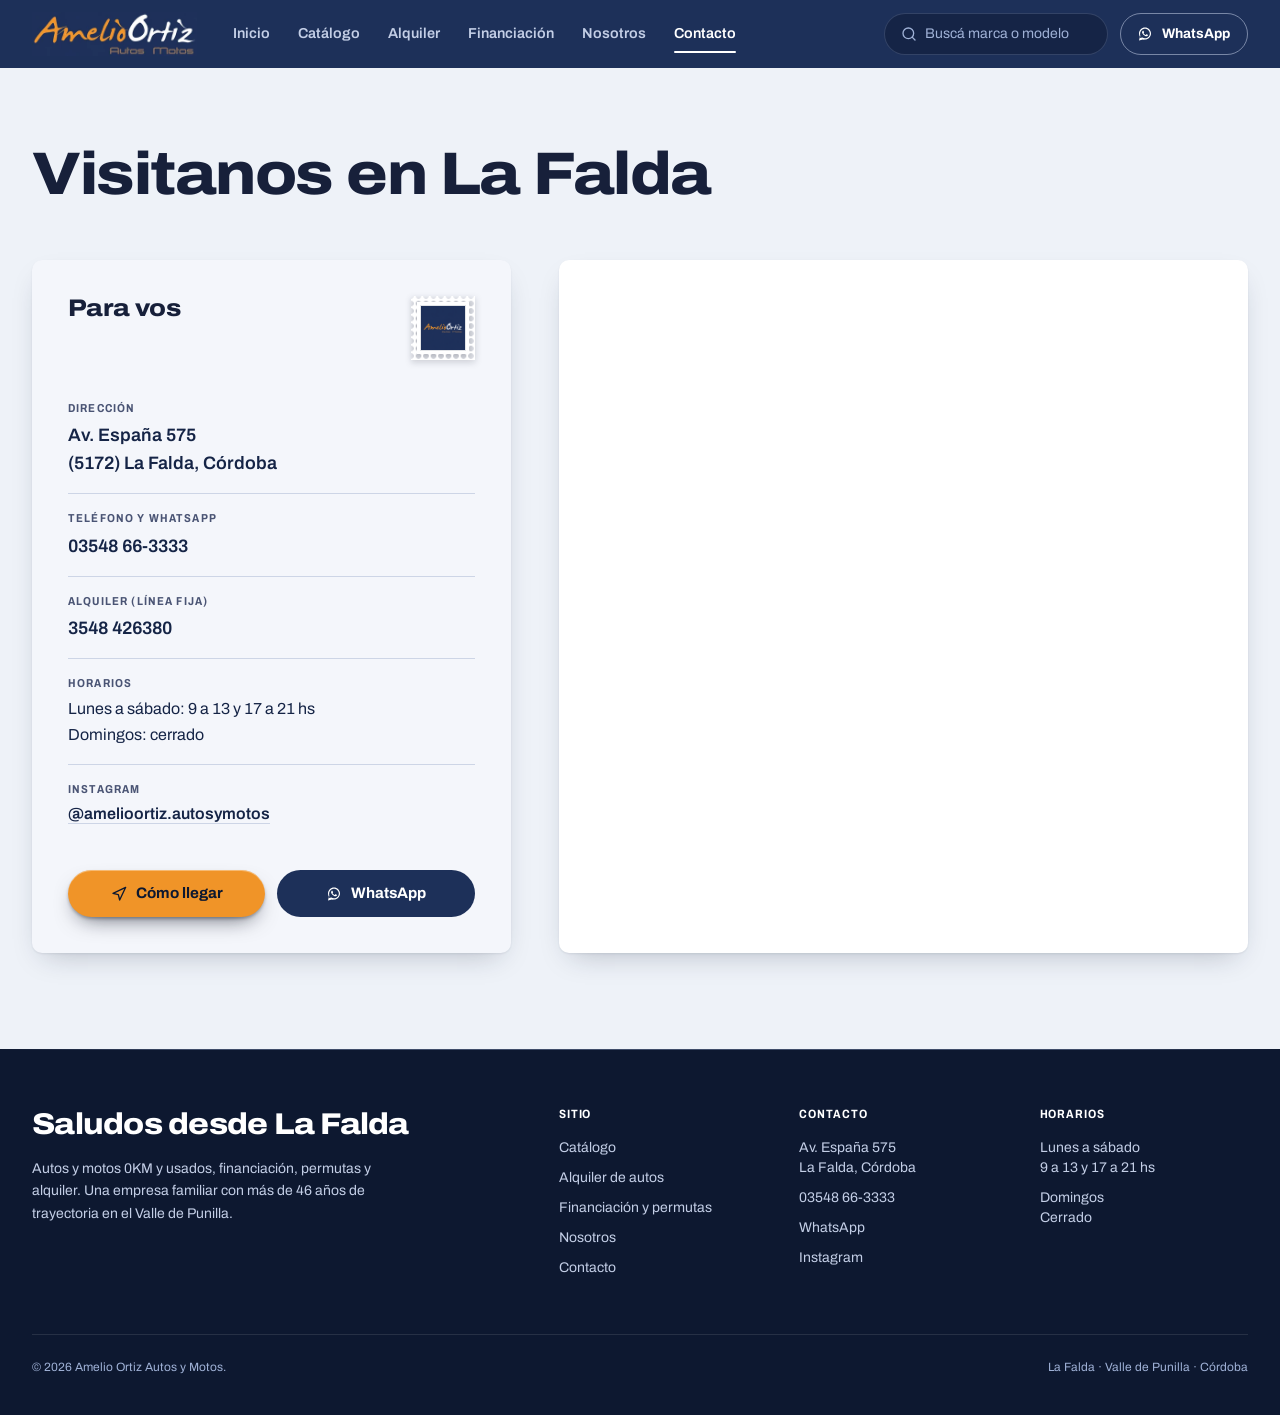
<file: contacto.html>
<!doctype html>
<html lang="es-AR">
<head>
  <meta charset="UTF-8" />
  <meta name="viewport" content="width=device-width, initial-scale=1" />
  <link rel="canonical" href="https://amelioortizautos.com/contacto" />
  <meta property="og:url" content="https://amelioortizautos.com/contacto" />
  <title>Contacto y Ubicación | Amelio Ortiz — La Falda, Córdoba</title>
  <meta name="description" content="Visitá Amelio Ortiz en Av. España 575, La Falda, Córdoba. Horarios de atención, teléfono, WhatsApp y cómo llegar." />

  <meta property="og:type" content="website" />
  <meta property="og:locale" content="es_AR" />
  <meta property="og:title" content="Contacto y Ubicación | Amelio Ortiz" />
  <meta property="og:description" content="Av. España 575, La Falda, Córdoba. Teléfono y WhatsApp: 03548 66-3333." />
  <meta property="og:image" content="https://amelioortizautos.com/og-logo.jpg?v=20261024" />
  <meta property="og:image:type" content="image/jpeg" />
  <meta property="og:image:width" content="630" />
  <meta property="og:image:height" content="630" />
  <meta property="og:image:alt" content="Logo de Amelio Ortiz Autos y Motos" />

  <link rel="icon" type="image/png" href="img/icon-192.png" />
  <link rel="apple-touch-icon" href="img/icon-192.png" />
  <meta name="theme-color" content="#1D3059" />
  <link rel="preconnect" href="https://fonts.googleapis.com" />
  <link rel="preconnect" href="https://fonts.gstatic.com" crossorigin />
  <link rel="stylesheet" href="https://fonts.googleapis.com/css2?family=Archivo:wdth,wght@62..125,400..900&display=swap" />
  <script>document.documentElement.classList.add("js");</script>
  <link rel="stylesheet" href="styles.css?v=20261027h" />
  <link rel="stylesheet" href="tw.css?v=20261027h" />


  <script type="application/ld+json">
  {
    "@context": "https://schema.org",
    "@type": "AutomotiveBusiness",
    "name": "Amelio Ortiz",
    "description": "Concesionario de autos y motos, con más de 46 años de trayectoria en La Falda, Córdoba.",
    "logo": "https://amelioortizautos.com/logo-amelio.png",
    "address": {
      "@type": "PostalAddress",
      "streetAddress": "Av. España 575",
      "addressLocality": "La Falda",
      "addressRegion": "Córdoba",
      "addressCountry": "AR"
    },
    "telephone": "+5493548663333"
  }
  </script>
</head>
<body class="font-sans antialiased">
  <a href="#main-content" class="fixed left-4 top-4 z-[100] -translate-y-24 rounded-full bg-orange-500 px-4 py-2 text-sm font-bold text-navy-950 transition focus:translate-y-0">Saltar al contenido</a>

  <header id="site-header" class="ao-header fixed inset-x-0 top-0 z-50">
    <div class="mx-auto flex max-w-7xl items-center gap-5 px-4 py-3 sm:px-6 lg:gap-9 lg:px-8">
      <a href="index.html" class="shrink-0" aria-label="Amelio Ortiz Autos y Motos, inicio">
        <img src="img/logo-wordmark-sm.webp" width="360" height="96" alt="Amelio Ortiz Autos y Motos" class="h-10 w-auto sm:h-11" fetchpriority="high" />
      </a>
      <nav class="ao-nav hidden items-center gap-7 lg:flex" aria-label="Navegación principal"><a href="index.html">Inicio</a><a href="catalogo.html">Catálogo</a><a href="alquiler.html">Alquiler</a><a href="financiacion.html">Financiación</a><a href="nosotros.html">Nosotros</a><a href="contacto.html" aria-current="page">Contacto</a></nav>
      <div class="ml-auto flex items-center gap-3">
        <div class="hidden w-56 xl:block"><form class="header-search-form ao-search flex items-center gap-2 rounded-full px-4 py-2.5" role="search"><i data-lucide="search" class="h-4 w-4 shrink-0 text-navy-300"></i><label class="sr-only" for="buscar-header">Buscar en el catálogo</label><input id="buscar-header" type="search" name="q" class="header-search-input w-full bg-transparent text-sm text-white focus:outline-none" placeholder="Buscá marca o modelo" autocomplete="off" /></form></div>
        <a href="https://wa.me/5493548663333?text=Hola%20Amelio%20Ortiz%2C%20quiero%20m%C3%A1s%20informaci%C3%B3n%20sobre%20sus%20veh%C3%ADculos." target="_blank" rel="noopener" class="btn btn-linea btn-sm hidden sm:inline-flex"><svg viewBox="0 0 32 32" fill="currentColor" class="h-4 w-4 shrink-0" aria-hidden="true"><path d="M16.004 3C9.377 3 4 8.373 4 15c0 2.34.657 4.526 1.797 6.386L4 29l7.86-1.76A11.9 11.9 0 0016.004 27C22.63 27 28 21.627 28 15S22.63 3 16.004 3zm0 21.7c-1.94 0-3.75-.57-5.27-1.55l-.378-.24-4.66 1.04 1.07-4.53-.25-.4A9.65 9.65 0 016.35 15c0-5.32 4.33-9.65 9.654-9.65 5.32 0 9.65 4.33 9.65 9.65s-4.33 9.7-9.65 9.7zm5.32-7.23c-.29-.147-1.71-.845-1.977-.94-.266-.098-.46-.147-.653.147-.194.293-.75.94-.92 1.133-.17.194-.34.22-.63.073-.29-.146-1.224-.451-2.332-1.44-.862-.77-1.444-1.72-1.613-2.01-.17-.293-.018-.45.127-.596.13-.13.29-.34.435-.51.146-.17.194-.293.29-.488.098-.196.05-.367-.024-.513-.073-.146-.653-1.573-.895-2.154-.236-.564-.476-.488-.653-.497-.17-.008-.363-.01-.556-.01-.194 0-.51.073-.777.367-.266.293-1.017.994-1.017 2.425 0 1.43 1.04 2.813 1.185 3.008.146.194 2.05 3.13 4.966 4.39.694.3 1.235.478 1.657.611.696.222 1.33.19 1.83.116.558-.083 1.71-.7 1.952-1.377.242-.677.242-1.257.17-1.377-.073-.122-.266-.195-.556-.34z"/></svg>WhatsApp</a>
        <button id="menu-toggle" type="button" class="inline-flex h-11 w-11 items-center justify-center rounded-full border border-white/20 text-white lg:hidden" aria-expanded="false" aria-controls="mobile-menu" aria-label="Abrir menú">
          <span id="icon-menu-open"><i data-lucide="menu" class="h-5 w-5"></i></span>
          <span id="icon-menu-close" class="hidden"><i data-lucide="x" class="h-5 w-5"></i></span>
        </button>
      </div>
    </div>
    <div id="mobile-menu" class="hidden max-h-[calc(100dvh-4.5rem)] overflow-y-auto border-t border-white/10 bg-navy-800 lg:hidden">
      <div class="px-4 pb-6 pt-4 sm:px-6">
        <form class="header-search-form ao-search flex items-center gap-2 rounded-full px-4 py-2.5" role="search"><i data-lucide="search" class="h-4 w-4 shrink-0 text-navy-300"></i><label class="sr-only" for="buscar-movil">Buscar en el catálogo</label><input id="buscar-movil" type="search" name="q" class="header-search-input w-full bg-transparent text-sm text-white focus:outline-none" placeholder="Buscá marca o modelo" autocomplete="off" /></form>
        <nav class="mt-3 flex flex-col" aria-label="Navegación móvil"><a href="index.html" class="flex items-center justify-between border-b border-white/10 py-3.5 text-lg font-semibold text-navy-200">Inicio<i data-lucide="arrow-up-right" class="h-4 w-4 text-navy-400"></i></a><a href="catalogo.html" class="flex items-center justify-between border-b border-white/10 py-3.5 text-lg font-semibold text-navy-200">Catálogo<i data-lucide="arrow-up-right" class="h-4 w-4 text-navy-400"></i></a><a href="alquiler.html" class="flex items-center justify-between border-b border-white/10 py-3.5 text-lg font-semibold text-navy-200">Alquiler<i data-lucide="arrow-up-right" class="h-4 w-4 text-navy-400"></i></a><a href="financiacion.html" class="flex items-center justify-between border-b border-white/10 py-3.5 text-lg font-semibold text-navy-200">Financiación<i data-lucide="arrow-up-right" class="h-4 w-4 text-navy-400"></i></a><a href="nosotros.html" class="flex items-center justify-between border-b border-white/10 py-3.5 text-lg font-semibold text-navy-200">Nosotros<i data-lucide="arrow-up-right" class="h-4 w-4 text-navy-400"></i></a><a href="contacto.html" class="flex items-center justify-between border-b border-white/10 py-3.5 text-lg font-semibold text-white" aria-current="page">Contacto<i data-lucide="arrow-up-right" class="h-4 w-4 text-orange-500"></i></a></nav>
        <a href="https://wa.me/5493548663333?text=Hola%20Amelio%20Ortiz%2C%20quiero%20m%C3%A1s%20informaci%C3%B3n%20sobre%20sus%20veh%C3%ADculos." target="_blank" rel="noopener" class="btn btn-sello mt-6 w-full"><svg viewBox="0 0 32 32" fill="currentColor" class="h-4 w-4 shrink-0" aria-hidden="true"><path d="M16.004 3C9.377 3 4 8.373 4 15c0 2.34.657 4.526 1.797 6.386L4 29l7.86-1.76A11.9 11.9 0 0016.004 27C22.63 27 28 21.627 28 15S22.63 3 16.004 3zm0 21.7c-1.94 0-3.75-.57-5.27-1.55l-.378-.24-4.66 1.04 1.07-4.53-.25-.4A9.65 9.65 0 016.35 15c0-5.32 4.33-9.65 9.654-9.65 5.32 0 9.65 4.33 9.65 9.65s-4.33 9.7-9.65 9.7zm5.32-7.23c-.29-.147-1.71-.845-1.977-.94-.266-.098-.46-.147-.653.147-.194.293-.75.94-.92 1.133-.17.194-.34.22-.63.073-.29-.146-1.224-.451-2.332-1.44-.862-.77-1.444-1.72-1.613-2.01-.17-.293-.018-.45.127-.596.13-.13.29-.34.435-.51.146-.17.194-.293.29-.488.098-.196.05-.367-.024-.513-.073-.146-.653-1.573-.895-2.154-.236-.564-.476-.488-.653-.497-.17-.008-.363-.01-.556-.01-.194 0-.51.073-.777.367-.266.293-1.017.994-1.017 2.425 0 1.43 1.04 2.813 1.185 3.008.146.194 2.05 3.13 4.966 4.39.694.3 1.235.478 1.657.611.696.222 1.33.19 1.83.116.558-.083 1.71-.7 1.952-1.377.242-.677.242-1.257.17-1.377-.073-.122-.266-.195-.556-.34z"/></svg>Escribinos por WhatsApp</a>
      </div>
    </div>
  </header>

  <main id="main-content">
    <section id="contacto" class="zona-clara scroll-mt-20 pb-24 pt-28 sm:pt-36">
      <div class="mx-auto max-w-7xl px-4 sm:px-6 lg:px-8">
        <h1 class="t-titulo max-w-3xl text-5xl text-white sm:text-6xl">
          Visitanos en La Falda
        </h1>

        <div class="mt-14 grid grid-cols-1 gap-10 lg:grid-cols-12 lg:gap-12">
          <div class="lg:col-span-5" data-reveal>
            <div class="postal dorso p-7 sm:p-9">
              <div class="flex items-start justify-between gap-6">
                <p class="t-titulo text-2xl leading-none text-navy-900">Para vos</p>
                <div class="sello w-16 shrink-0" style="--perf:3px"><span class="sello-in p-1"><img src="img/icon-192.png" width="192" height="192" alt="" class="block w-full" /></span></div>
              </div>
              <dl class="renglones mt-6 text-navy-900">
                <div class="py-4"><dt class="etiqueta">Dirección</dt><dd class="mt-1 text-lg font-semibold">Av. España 575<br />(5172) La Falda, Córdoba</dd></div>
                <div class="py-4"><dt class="etiqueta">Teléfono y WhatsApp</dt><dd class="tabular mt-1 text-lg font-semibold"><a href="tel:+5493548663333" class="hover:underline">03548 66-3333</a></dd></div>
                <div class="py-4"><dt class="etiqueta">Alquiler (línea fija)</dt><dd class="tabular mt-1 text-lg font-semibold"><a href="tel:+543548426380" class="hover:underline">3548 426380</a></dd></div>
                <div class="py-4"><dt class="etiqueta">Horarios</dt><dd class="tabular mt-1 leading-relaxed">Lunes a sábado: 9 a 13 y 17 a 21 hs<br />Domingos: cerrado</dd></div>
                <div class="py-4"><dt class="etiqueta">Instagram</dt><dd class="mt-1 font-semibold"><a href="https://instagram.com/amelioortiz.autosymotos" target="_blank" rel="noopener" class="text-navy-900 underline decoration-[#cdd5e6] hover:decoration-navy-900">@amelioortiz.autosymotos</a></dd></div>
              </dl>
              <div class="mt-7 flex flex-col gap-3 sm:flex-row">
                <a href="https://www.google.com/maps/dir/?api=1&amp;destination=Av.%20Espa%C3%B1a%20575%2C%20La%20Falda%2C%20C%C3%B3rdoba%2C%20Argentina" target="_blank" rel="noopener" class="btn btn-sello flex-1"><i data-lucide="navigation" class="h-4 w-4"></i>Cómo llegar</a>
                <a href="https://wa.me/5493548663333?text=Hola%20Amelio%20Ortiz%2C%20quiero%20m%C3%A1s%20informaci%C3%B3n%20sobre%20sus%20veh%C3%ADculos." target="_blank" rel="noopener" class="btn btn-tinta flex-1"><svg viewBox="0 0 32 32" fill="currentColor" class="h-4 w-4 shrink-0" aria-hidden="true"><path d="M16.004 3C9.377 3 4 8.373 4 15c0 2.34.657 4.526 1.797 6.386L4 29l7.86-1.76A11.9 11.9 0 0016.004 27C22.63 27 28 21.627 28 15S22.63 3 16.004 3zm0 21.7c-1.94 0-3.75-.57-5.27-1.55l-.378-.24-4.66 1.04 1.07-4.53-.25-.4A9.65 9.65 0 016.35 15c0-5.32 4.33-9.65 9.654-9.65 5.32 0 9.65 4.33 9.65 9.65s-4.33 9.7-9.65 9.7zm5.32-7.23c-.29-.147-1.71-.845-1.977-.94-.266-.098-.46-.147-.653.147-.194.293-.75.94-.92 1.133-.17.194-.34.22-.63.073-.29-.146-1.224-.451-2.332-1.44-.862-.77-1.444-1.72-1.613-2.01-.17-.293-.018-.45.127-.596.13-.13.29-.34.435-.51.146-.17.194-.293.29-.488.098-.196.05-.367-.024-.513-.073-.146-.653-1.573-.895-2.154-.236-.564-.476-.488-.653-.497-.17-.008-.363-.01-.556-.01-.194 0-.51.073-.777.367-.266.293-1.017.994-1.017 2.425 0 1.43 1.04 2.813 1.185 3.008.146.194 2.05 3.13 4.966 4.39.694.3 1.235.478 1.657.611.696.222 1.33.19 1.83.116.558-.083 1.71-.7 1.952-1.377.242-.677.242-1.257.17-1.377-.073-.122-.266-.195-.556-.34z"/></svg>WhatsApp</a>
              </div>
            </div>
          </div>

          <div class="lg:col-span-7" data-reveal>
            <div class="postal h-full p-2.5">
              <iframe
                src="https://www.google.com/maps?q=Av.+Espa%C3%B1a+575,+La+Falda,+Cordoba,+Argentina&amp;z=16&amp;output=embed"
                class="block h-[380px] w-full rounded-[4px] lg:h-full lg:min-h-[560px]" style="border:0;"
                loading="lazy" referrerpolicy="no-referrer-when-downgrade"
                title="Ubicación de Amelio Ortiz en el mapa"></iframe>
            </div>
          </div>
        </div>
      </div>
    </section>
  </main>

  <footer class="relative bg-navy-950 text-navy-200">
    <div class="por-avion" aria-hidden="true"></div>
    <div class="mx-auto max-w-7xl px-4 pb-10 pt-14 sm:px-6 lg:px-8">
      <div class="grid grid-cols-1 gap-12 md:grid-cols-12">
        <div class="md:col-span-5">
          <p class="t-titulo text-2xl text-white sm:text-3xl">Saludos desde La Falda</p>
          <p class="mt-4 max-w-sm text-sm leading-relaxed">Autos y motos 0KM y usados, financiación, permutas y alquiler. Una empresa familiar con más de 46 años de trayectoria en el Valle de Punilla.</p>
        </div>
        <div class="grid grid-cols-2 gap-8 sm:grid-cols-3 md:col-span-7">
          <div>
            <h2 class="t-rotulo text-xs text-white">Sitio</h2>
            <ul class="mt-4 space-y-2.5 text-sm">
              <li><a href="catalogo.html" class="hover:text-white">Catálogo</a></li>
              <li><a href="alquiler.html" class="hover:text-white">Alquiler de autos</a></li>
              <li><a href="financiacion.html" class="hover:text-white">Financiación y permutas</a></li>
              <li><a href="nosotros.html" class="hover:text-white">Nosotros</a></li>
              <li><a href="contacto.html" class="hover:text-white">Contacto</a></li>
            </ul>
          </div>
          <div>
            <h2 class="t-rotulo text-xs text-white">Contacto</h2>
            <ul class="mt-4 space-y-2.5 text-sm">
              <li>Av. España 575<br />La Falda, Córdoba</li>
              <li><a href="tel:+5493548663333" class="tabular hover:text-white">03548 66-3333</a></li>
              <li><a href="https://wa.me/5493548663333?text=Hola%20Amelio%20Ortiz%2C%20quiero%20m%C3%A1s%20informaci%C3%B3n%20sobre%20sus%20veh%C3%ADculos." target="_blank" rel="noopener" class="hover:text-white">WhatsApp</a></li>
              <li><a href="https://instagram.com/amelioortiz.autosymotos" target="_blank" rel="noopener" class="hover:text-white">Instagram</a></li>
            </ul>
          </div>
          <div class="col-span-2 sm:col-span-1">
            <h2 class="t-rotulo text-xs text-white">Horarios</h2>
            <ul class="tabular mt-4 space-y-2.5 text-sm">
              <li>Lunes a sábado<br />9 a 13 y 17 a 21 hs</li>
              <li>Domingos<br />Cerrado</li>
            </ul>
          </div>
        </div>
      </div>
      <div class="mt-14 flex flex-col gap-2 border-t border-white/10 pt-6 text-xs text-navy-300 sm:flex-row sm:items-center sm:justify-between">
        <p>© <span id="current-year">2026</span> Amelio Ortiz Autos y Motos.</p>
        <p>La Falda · Valle de Punilla · Córdoba</p>
      </div>
    </div>
  </footer>

  <a href="https://wa.me/5493548663333?text=Hola%20Amelio%20Ortiz%2C%20quiero%20m%C3%A1s%20informaci%C3%B3n%20sobre%20sus%20veh%C3%ADculos." target="_blank" rel="noopener" aria-label="Escribinos por WhatsApp" class="wa-flotante fixed bottom-5 right-5 z-40 flex h-14 w-14 items-center justify-center rounded-full sm:bottom-6 sm:right-6 lg:hidden">
    <svg viewBox="0 0 32 32" fill="currentColor" class="h-7 w-7 shrink-0" aria-hidden="true"><path d="M16.004 3C9.377 3 4 8.373 4 15c0 2.34.657 4.526 1.797 6.386L4 29l7.86-1.76A11.9 11.9 0 0016.004 27C22.63 27 28 21.627 28 15S22.63 3 16.004 3zm0 21.7c-1.94 0-3.75-.57-5.27-1.55l-.378-.24-4.66 1.04 1.07-4.53-.25-.4A9.65 9.65 0 016.35 15c0-5.32 4.33-9.65 9.654-9.65 5.32 0 9.65 4.33 9.65 9.65s-4.33 9.7-9.65 9.7zm5.32-7.23c-.29-.147-1.71-.845-1.977-.94-.266-.098-.46-.147-.653.147-.194.293-.75.94-.92 1.133-.17.194-.34.22-.63.073-.29-.146-1.224-.451-2.332-1.44-.862-.77-1.444-1.72-1.613-2.01-.17-.293-.018-.45.127-.596.13-.13.29-.34.435-.51.146-.17.194-.293.29-.488.098-.196.05-.367-.024-.513-.073-.146-.653-1.573-.895-2.154-.236-.564-.476-.488-.653-.497-.17-.008-.363-.01-.556-.01-.194 0-.51.073-.777.367-.266.293-1.017.994-1.017 2.425 0 1.43 1.04 2.813 1.185 3.008.146.194 2.05 3.13 4.966 4.39.694.3 1.235.478 1.657.611.696.222 1.33.19 1.83.116.558-.083 1.71-.7 1.952-1.377.242-.677.242-1.257.17-1.377-.073-.122-.266-.195-.556-.34z"/></svg>
  </a>

  <script defer src="iconos.js?v=20261027h"></script>
  <script defer src="data.js?v=20261027h"></script>
  <script defer src="main.js?v=20261027h"></script>
</body>
</html>
</file>
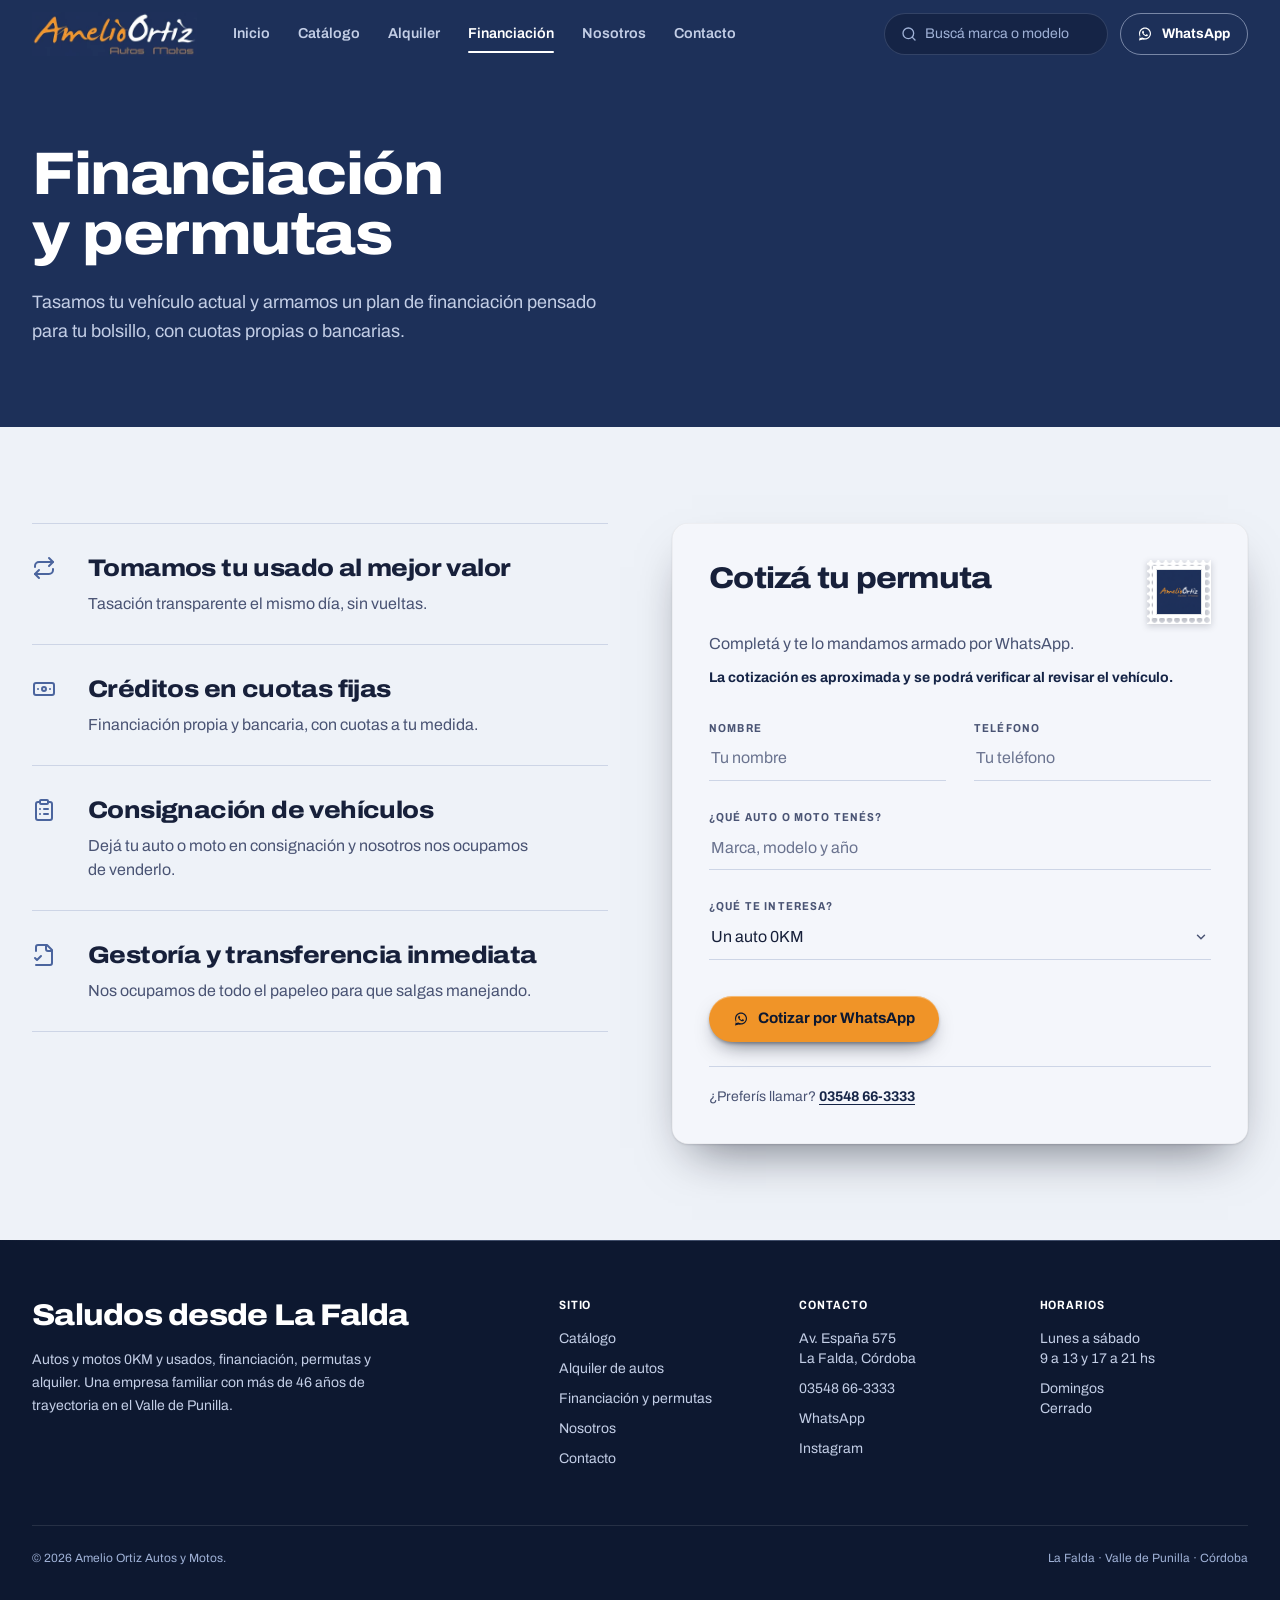
<file: financiacion.html>
<!doctype html>
<html lang="es-AR">
<head>
  <meta charset="UTF-8" />
  <meta name="viewport" content="width=device-width, initial-scale=1" />
  <link rel="canonical" href="https://amelioortizautos.com/financiacion" />
  <meta property="og:url" content="https://amelioortizautos.com/financiacion" />
  <title>Financiación y Permutas | Amelio Ortiz</title>
  <meta name="description" content="Financiá tu próximo vehículo en cuotas o entregá tu usado como parte de pago. Tasación transparente y gestoría inmediata en Amelio Ortiz, La Falda." />

  <meta property="og:type" content="website" />
  <meta property="og:locale" content="es_AR" />
  <meta property="og:title" content="Financiación y Permutas | Amelio Ortiz" />
  <meta property="og:description" content="Créditos en cuotas fijas y toma de tu usado al mejor valor en La Falda, Córdoba." />
  <meta property="og:image" content="https://amelioortizautos.com/og-logo.jpg?v=20261024" />
  <meta property="og:image:type" content="image/jpeg" />
  <meta property="og:image:width" content="630" />
  <meta property="og:image:height" content="630" />
  <meta property="og:image:alt" content="Logo de Amelio Ortiz Autos y Motos" />

  <link rel="icon" type="image/png" href="img/icon-192.png" />
  <link rel="apple-touch-icon" href="img/icon-192.png" />
  <meta name="theme-color" content="#1D3059" />
  <link rel="preconnect" href="https://fonts.googleapis.com" />
  <link rel="preconnect" href="https://fonts.gstatic.com" crossorigin />
  <link rel="stylesheet" href="https://fonts.googleapis.com/css2?family=Archivo:wdth,wght@62..125,400..900&display=swap" />
  <script>document.documentElement.classList.add("js");</script>
  <link rel="stylesheet" href="styles.css?v=20261027h" />
  <link rel="stylesheet" href="tw.css?v=20261027h" />


  <script type="application/ld+json">
  {
    "@context": "https://schema.org",
    "@type": "AutomotiveBusiness",
    "name": "Amelio Ortiz",
    "description": "Concesionario de autos y motos, con más de 46 años de trayectoria en La Falda, Córdoba.",
    "logo": "https://amelioortizautos.com/logo-amelio.png",
    "address": {
      "@type": "PostalAddress",
      "streetAddress": "Av. España 575",
      "addressLocality": "La Falda",
      "addressRegion": "Córdoba",
      "addressCountry": "AR"
    },
    "telephone": "+5493548663333"
  }
  </script>
</head>
<body class="font-sans antialiased">
  <a href="#main-content" class="fixed left-4 top-4 z-[100] -translate-y-24 rounded-full bg-orange-500 px-4 py-2 text-sm font-bold text-navy-950 transition focus:translate-y-0">Saltar al contenido</a>

  <header id="site-header" class="ao-header fixed inset-x-0 top-0 z-50">
    <div class="mx-auto flex max-w-7xl items-center gap-5 px-4 py-3 sm:px-6 lg:gap-9 lg:px-8">
      <a href="index.html" class="shrink-0" aria-label="Amelio Ortiz Autos y Motos, inicio">
        <img src="img/logo-wordmark-sm.webp" width="360" height="96" alt="Amelio Ortiz Autos y Motos" class="h-10 w-auto sm:h-11" fetchpriority="high" />
      </a>
      <nav class="ao-nav hidden items-center gap-7 lg:flex" aria-label="Navegación principal"><a href="index.html">Inicio</a><a href="catalogo.html">Catálogo</a><a href="alquiler.html">Alquiler</a><a href="financiacion.html" aria-current="page">Financiación</a><a href="nosotros.html">Nosotros</a><a href="contacto.html">Contacto</a></nav>
      <div class="ml-auto flex items-center gap-3">
        <div class="hidden w-56 xl:block"><form class="header-search-form ao-search flex items-center gap-2 rounded-full px-4 py-2.5" role="search"><i data-lucide="search" class="h-4 w-4 shrink-0 text-navy-300"></i><label class="sr-only" for="buscar-header">Buscar en el catálogo</label><input id="buscar-header" type="search" name="q" class="header-search-input w-full bg-transparent text-sm text-white focus:outline-none" placeholder="Buscá marca o modelo" autocomplete="off" /></form></div>
        <a href="https://wa.me/5493548663333?text=Hola%20Amelio%20Ortiz%2C%20quiero%20m%C3%A1s%20informaci%C3%B3n%20sobre%20sus%20veh%C3%ADculos." target="_blank" rel="noopener" class="btn btn-linea btn-sm hidden sm:inline-flex"><svg viewBox="0 0 32 32" fill="currentColor" class="h-4 w-4 shrink-0" aria-hidden="true"><path d="M16.004 3C9.377 3 4 8.373 4 15c0 2.34.657 4.526 1.797 6.386L4 29l7.86-1.76A11.9 11.9 0 0016.004 27C22.63 27 28 21.627 28 15S22.63 3 16.004 3zm0 21.7c-1.94 0-3.75-.57-5.27-1.55l-.378-.24-4.66 1.04 1.07-4.53-.25-.4A9.65 9.65 0 016.35 15c0-5.32 4.33-9.65 9.654-9.65 5.32 0 9.65 4.33 9.65 9.65s-4.33 9.7-9.65 9.7zm5.32-7.23c-.29-.147-1.71-.845-1.977-.94-.266-.098-.46-.147-.653.147-.194.293-.75.94-.92 1.133-.17.194-.34.22-.63.073-.29-.146-1.224-.451-2.332-1.44-.862-.77-1.444-1.72-1.613-2.01-.17-.293-.018-.45.127-.596.13-.13.29-.34.435-.51.146-.17.194-.293.29-.488.098-.196.05-.367-.024-.513-.073-.146-.653-1.573-.895-2.154-.236-.564-.476-.488-.653-.497-.17-.008-.363-.01-.556-.01-.194 0-.51.073-.777.367-.266.293-1.017.994-1.017 2.425 0 1.43 1.04 2.813 1.185 3.008.146.194 2.05 3.13 4.966 4.39.694.3 1.235.478 1.657.611.696.222 1.33.19 1.83.116.558-.083 1.71-.7 1.952-1.377.242-.677.242-1.257.17-1.377-.073-.122-.266-.195-.556-.34z"/></svg>WhatsApp</a>
        <button id="menu-toggle" type="button" class="inline-flex h-11 w-11 items-center justify-center rounded-full border border-white/20 text-white lg:hidden" aria-expanded="false" aria-controls="mobile-menu" aria-label="Abrir menú">
          <span id="icon-menu-open"><i data-lucide="menu" class="h-5 w-5"></i></span>
          <span id="icon-menu-close" class="hidden"><i data-lucide="x" class="h-5 w-5"></i></span>
        </button>
      </div>
    </div>
    <div id="mobile-menu" class="hidden max-h-[calc(100dvh-4.5rem)] overflow-y-auto border-t border-white/10 bg-navy-800 lg:hidden">
      <div class="px-4 pb-6 pt-4 sm:px-6">
        <form class="header-search-form ao-search flex items-center gap-2 rounded-full px-4 py-2.5" role="search"><i data-lucide="search" class="h-4 w-4 shrink-0 text-navy-300"></i><label class="sr-only" for="buscar-movil">Buscar en el catálogo</label><input id="buscar-movil" type="search" name="q" class="header-search-input w-full bg-transparent text-sm text-white focus:outline-none" placeholder="Buscá marca o modelo" autocomplete="off" /></form>
        <nav class="mt-3 flex flex-col" aria-label="Navegación móvil"><a href="index.html" class="flex items-center justify-between border-b border-white/10 py-3.5 text-lg font-semibold text-navy-200">Inicio<i data-lucide="arrow-up-right" class="h-4 w-4 text-navy-400"></i></a><a href="catalogo.html" class="flex items-center justify-between border-b border-white/10 py-3.5 text-lg font-semibold text-navy-200">Catálogo<i data-lucide="arrow-up-right" class="h-4 w-4 text-navy-400"></i></a><a href="alquiler.html" class="flex items-center justify-between border-b border-white/10 py-3.5 text-lg font-semibold text-navy-200">Alquiler<i data-lucide="arrow-up-right" class="h-4 w-4 text-navy-400"></i></a><a href="financiacion.html" class="flex items-center justify-between border-b border-white/10 py-3.5 text-lg font-semibold text-white" aria-current="page">Financiación<i data-lucide="arrow-up-right" class="h-4 w-4 text-orange-500"></i></a><a href="nosotros.html" class="flex items-center justify-between border-b border-white/10 py-3.5 text-lg font-semibold text-navy-200">Nosotros<i data-lucide="arrow-up-right" class="h-4 w-4 text-navy-400"></i></a><a href="contacto.html" class="flex items-center justify-between border-b border-white/10 py-3.5 text-lg font-semibold text-navy-200">Contacto<i data-lucide="arrow-up-right" class="h-4 w-4 text-navy-400"></i></a></nav>
        <a href="https://wa.me/5493548663333?text=Hola%20Amelio%20Ortiz%2C%20quiero%20m%C3%A1s%20informaci%C3%B3n%20sobre%20sus%20veh%C3%ADculos." target="_blank" rel="noopener" class="btn btn-sello mt-6 w-full"><svg viewBox="0 0 32 32" fill="currentColor" class="h-4 w-4 shrink-0" aria-hidden="true"><path d="M16.004 3C9.377 3 4 8.373 4 15c0 2.34.657 4.526 1.797 6.386L4 29l7.86-1.76A11.9 11.9 0 0016.004 27C22.63 27 28 21.627 28 15S22.63 3 16.004 3zm0 21.7c-1.94 0-3.75-.57-5.27-1.55l-.378-.24-4.66 1.04 1.07-4.53-.25-.4A9.65 9.65 0 016.35 15c0-5.32 4.33-9.65 9.654-9.65 5.32 0 9.65 4.33 9.65 9.65s-4.33 9.7-9.65 9.7zm5.32-7.23c-.29-.147-1.71-.845-1.977-.94-.266-.098-.46-.147-.653.147-.194.293-.75.94-.92 1.133-.17.194-.34.22-.63.073-.29-.146-1.224-.451-2.332-1.44-.862-.77-1.444-1.72-1.613-2.01-.17-.293-.018-.45.127-.596.13-.13.29-.34.435-.51.146-.17.194-.293.29-.488.098-.196.05-.367-.024-.513-.073-.146-.653-1.573-.895-2.154-.236-.564-.476-.488-.653-.497-.17-.008-.363-.01-.556-.01-.194 0-.51.073-.777.367-.266.293-1.017.994-1.017 2.425 0 1.43 1.04 2.813 1.185 3.008.146.194 2.05 3.13 4.966 4.39.694.3 1.235.478 1.657.611.696.222 1.33.19 1.83.116.558-.083 1.71-.7 1.952-1.377.242-.677.242-1.257.17-1.377-.073-.122-.266-.195-.556-.34z"/></svg>Escribinos por WhatsApp</a>
      </div>
    </div>
  </header>

  <main id="main-content">
    <section id="financiacion" class="scroll-mt-20 pb-16 pt-28 sm:pb-20 sm:pt-36">
      <div class="mx-auto max-w-7xl px-4 sm:px-6 lg:px-8">
        <div class="max-w-3xl">
          <h1 class="t-titulo text-5xl text-white sm:text-6xl">
            Financiación y permutas
          </h1>
          <p class="t-lead mt-6 max-w-xl text-lg leading-relaxed">Tasamos tu vehículo actual y armamos un plan de financiación pensado para tu bolsillo, con cuotas propias o bancarias.</p>
        </div>
      </div>
    </section>

    <section class="zona-clara py-16 sm:py-24">
      <div class="mx-auto grid max-w-7xl grid-cols-1 gap-12 px-4 sm:px-6 lg:grid-cols-12 lg:gap-16 lg:px-8">
        <ul class="divide-y divide-[#cdd5e6] self-start border-y border-[#cdd5e6] lg:col-span-6" data-reveal>
          <li class="grid grid-cols-[2.5rem_1fr] gap-4 py-7">
            <i data-lucide="repeat" class="mt-1 h-6 w-6 text-navy-500"></i>
            <div><h2 class="t-titulo text-2xl">Tomamos tu usado al mejor valor</h2><p class="t-lead mt-2">Tasación transparente el mismo día, sin vueltas.</p></div>
          </li>
          <li class="grid grid-cols-[2.5rem_1fr] gap-4 py-7">
            <i data-lucide="banknote" class="mt-1 h-6 w-6 text-navy-500"></i>
            <div><h2 class="t-titulo text-2xl">Créditos en cuotas fijas</h2><p class="t-lead mt-2">Financiación propia y bancaria, con cuotas a tu medida.</p></div>
          </li>
          <li class="grid grid-cols-[2.5rem_1fr] gap-4 py-7">
            <i data-lucide="clipboard-list" class="mt-1 h-6 w-6 text-navy-500"></i>
            <div><h2 class="t-titulo text-2xl">Consignación de vehículos</h2><p class="t-lead mt-2">Dejá tu auto o moto en consignación y nosotros nos ocupamos de venderlo.</p></div>
          </li>
          <li class="grid grid-cols-[2.5rem_1fr] gap-4 py-7">
            <i data-lucide="file-check-2" class="mt-1 h-6 w-6 text-navy-500"></i>
            <div><h2 class="t-titulo text-2xl">Gestoría y transferencia inmediata</h2><p class="t-lead mt-2">Nos ocupamos de todo el papeleo para que salgas manejando.</p></div>
          </li>
        </ul>

        <div class="lg:col-span-6" data-reveal>
          <div class="marco-avion">
            <form id="permuta-form" class="dorso rounded-[8px] p-7 sm:p-9" novalidate>
              <div class="flex items-start justify-between gap-6">
                <h2 class="t-titulo text-3xl text-navy-900">Cotizá tu permuta</h2>
                <div class="sello w-16 shrink-0" style="--perf:3px"><span class="sello-in p-1"><img src="img/icon-192.png" width="192" height="192" alt="" class="block w-full" /></span></div>
              </div>
              <p class="mt-2 text-[#4a5474]">Completá y te lo mandamos armado por WhatsApp.</p>
              <p class="mt-3 text-sm font-bold text-navy-900">La cotización es aproximada y se podrá verificar al revisar el vehículo.</p>
              <div class="mt-8 grid grid-cols-1 gap-7 sm:grid-cols-2">
                <label class="block"><span class="etiqueta">Nombre</span>
                  <input required type="text" id="permuta-nombre" name="nombre" placeholder="Tu nombre" autocomplete="name" class="campo" /></label>
                <label class="block"><span class="etiqueta">Teléfono</span>
                  <input required type="tel" id="permuta-telefono" name="telefono" placeholder="Tu teléfono" autocomplete="tel" class="campo tabular" /></label>
                <label class="block sm:col-span-2"><span class="etiqueta">¿Qué auto o moto tenés?</span>
                  <input required type="text" id="permuta-auto-actual" name="autoActual" placeholder="Marca, modelo y año" class="campo" /></label>
                <label class="block sm:col-span-2"><span class="etiqueta">¿Qué te interesa?</span>
                  <select id="permuta-auto-interes" name="autoInteres" class="campo">
                    <option>Un auto 0KM</option>
                    <option>Un auto usado</option>
                    <option>Una moto 0KM</option>
                    <option>Una moto usada</option>
                    <option>Todavía no sé, quiero asesoramiento</option>
                  </select></label>
              </div>
              <button type="submit" class="btn btn-sello mt-9 w-full sm:w-auto"><svg viewBox="0 0 32 32" fill="currentColor" class="h-4 w-4 shrink-0" aria-hidden="true"><path d="M16.004 3C9.377 3 4 8.373 4 15c0 2.34.657 4.526 1.797 6.386L4 29l7.86-1.76A11.9 11.9 0 0016.004 27C22.63 27 28 21.627 28 15S22.63 3 16.004 3zm0 21.7c-1.94 0-3.75-.57-5.27-1.55l-.378-.24-4.66 1.04 1.07-4.53-.25-.4A9.65 9.65 0 016.35 15c0-5.32 4.33-9.65 9.654-9.65 5.32 0 9.65 4.33 9.65 9.65s-4.33 9.7-9.65 9.7zm5.32-7.23c-.29-.147-1.71-.845-1.977-.94-.266-.098-.46-.147-.653.147-.194.293-.75.94-.92 1.133-.17.194-.34.22-.63.073-.29-.146-1.224-.451-2.332-1.44-.862-.77-1.444-1.72-1.613-2.01-.17-.293-.018-.45.127-.596.13-.13.29-.34.435-.51.146-.17.194-.293.29-.488.098-.196.05-.367-.024-.513-.073-.146-.653-1.573-.895-2.154-.236-.564-.476-.488-.653-.497-.17-.008-.363-.01-.556-.01-.194 0-.51.073-.777.367-.266.293-1.017.994-1.017 2.425 0 1.43 1.04 2.813 1.185 3.008.146.194 2.05 3.13 4.966 4.39.694.3 1.235.478 1.657.611.696.222 1.33.19 1.83.116.558-.083 1.71-.7 1.952-1.377.242-.677.242-1.257.17-1.377-.073-.122-.266-.195-.556-.34z"/></svg>Cotizar por WhatsApp</button>
              <p id="permuta-feedback" class="mt-4 hidden text-sm font-semibold text-[#1f6b3a]" role="status"></p>
              <p class="mt-6 border-t border-[#cdd5e6] pt-5 text-sm text-[#4a5474]">¿Preferís llamar? <a href="tel:+5493548663333" class="tabular font-bold text-navy-900 underline">03548 66-3333</a></p>
            </form>
          </div>
        </div>
      </div>
    </section>
  </main>

  <footer class="relative bg-navy-950 text-navy-200">
    <div class="por-avion" aria-hidden="true"></div>
    <div class="mx-auto max-w-7xl px-4 pb-10 pt-14 sm:px-6 lg:px-8">
      <div class="grid grid-cols-1 gap-12 md:grid-cols-12">
        <div class="md:col-span-5">
          <p class="t-titulo text-2xl text-white sm:text-3xl">Saludos desde La Falda</p>
          <p class="mt-4 max-w-sm text-sm leading-relaxed">Autos y motos 0KM y usados, financiación, permutas y alquiler. Una empresa familiar con más de 46 años de trayectoria en el Valle de Punilla.</p>
        </div>
        <div class="grid grid-cols-2 gap-8 sm:grid-cols-3 md:col-span-7">
          <div>
            <h2 class="t-rotulo text-xs text-white">Sitio</h2>
            <ul class="mt-4 space-y-2.5 text-sm">
              <li><a href="catalogo.html" class="hover:text-white">Catálogo</a></li>
              <li><a href="alquiler.html" class="hover:text-white">Alquiler de autos</a></li>
              <li><a href="financiacion.html" class="hover:text-white">Financiación y permutas</a></li>
              <li><a href="nosotros.html" class="hover:text-white">Nosotros</a></li>
              <li><a href="contacto.html" class="hover:text-white">Contacto</a></li>
            </ul>
          </div>
          <div>
            <h2 class="t-rotulo text-xs text-white">Contacto</h2>
            <ul class="mt-4 space-y-2.5 text-sm">
              <li>Av. España 575<br />La Falda, Córdoba</li>
              <li><a href="tel:+5493548663333" class="tabular hover:text-white">03548 66-3333</a></li>
              <li><a href="https://wa.me/5493548663333?text=Hola%20Amelio%20Ortiz%2C%20quiero%20m%C3%A1s%20informaci%C3%B3n%20sobre%20sus%20veh%C3%ADculos." target="_blank" rel="noopener" class="hover:text-white">WhatsApp</a></li>
              <li><a href="https://instagram.com/amelioortiz.autosymotos" target="_blank" rel="noopener" class="hover:text-white">Instagram</a></li>
            </ul>
          </div>
          <div class="col-span-2 sm:col-span-1">
            <h2 class="t-rotulo text-xs text-white">Horarios</h2>
            <ul class="tabular mt-4 space-y-2.5 text-sm">
              <li>Lunes a sábado<br />9 a 13 y 17 a 21 hs</li>
              <li>Domingos<br />Cerrado</li>
            </ul>
          </div>
        </div>
      </div>
      <div class="mt-14 flex flex-col gap-2 border-t border-white/10 pt-6 text-xs text-navy-300 sm:flex-row sm:items-center sm:justify-between">
        <p>© <span id="current-year">2026</span> Amelio Ortiz Autos y Motos.</p>
        <p>La Falda · Valle de Punilla · Córdoba</p>
      </div>
    </div>
  </footer>

  <a href="https://wa.me/5493548663333?text=Hola%20Amelio%20Ortiz%2C%20quiero%20m%C3%A1s%20informaci%C3%B3n%20sobre%20sus%20veh%C3%ADculos." target="_blank" rel="noopener" aria-label="Escribinos por WhatsApp" class="wa-flotante fixed bottom-5 right-5 z-40 flex h-14 w-14 items-center justify-center rounded-full sm:bottom-6 sm:right-6 lg:hidden">
    <svg viewBox="0 0 32 32" fill="currentColor" class="h-7 w-7 shrink-0" aria-hidden="true"><path d="M16.004 3C9.377 3 4 8.373 4 15c0 2.34.657 4.526 1.797 6.386L4 29l7.86-1.76A11.9 11.9 0 0016.004 27C22.63 27 28 21.627 28 15S22.63 3 16.004 3zm0 21.7c-1.94 0-3.75-.57-5.27-1.55l-.378-.24-4.66 1.04 1.07-4.53-.25-.4A9.65 9.65 0 016.35 15c0-5.32 4.33-9.65 9.654-9.65 5.32 0 9.65 4.33 9.65 9.65s-4.33 9.7-9.65 9.7zm5.32-7.23c-.29-.147-1.71-.845-1.977-.94-.266-.098-.46-.147-.653.147-.194.293-.75.94-.92 1.133-.17.194-.34.22-.63.073-.29-.146-1.224-.451-2.332-1.44-.862-.77-1.444-1.72-1.613-2.01-.17-.293-.018-.45.127-.596.13-.13.29-.34.435-.51.146-.17.194-.293.29-.488.098-.196.05-.367-.024-.513-.073-.146-.653-1.573-.895-2.154-.236-.564-.476-.488-.653-.497-.17-.008-.363-.01-.556-.01-.194 0-.51.073-.777.367-.266.293-1.017.994-1.017 2.425 0 1.43 1.04 2.813 1.185 3.008.146.194 2.05 3.13 4.966 4.39.694.3 1.235.478 1.657.611.696.222 1.33.19 1.83.116.558-.083 1.71-.7 1.952-1.377.242-.677.242-1.257.17-1.377-.073-.122-.266-.195-.556-.34z"/></svg>
  </a>

  <script defer src="iconos.js?v=20261027h"></script>
  <script defer src="data.js?v=20261027h"></script>
  <script defer src="main.js?v=20261027h"></script>
</body>
</html>
</file>
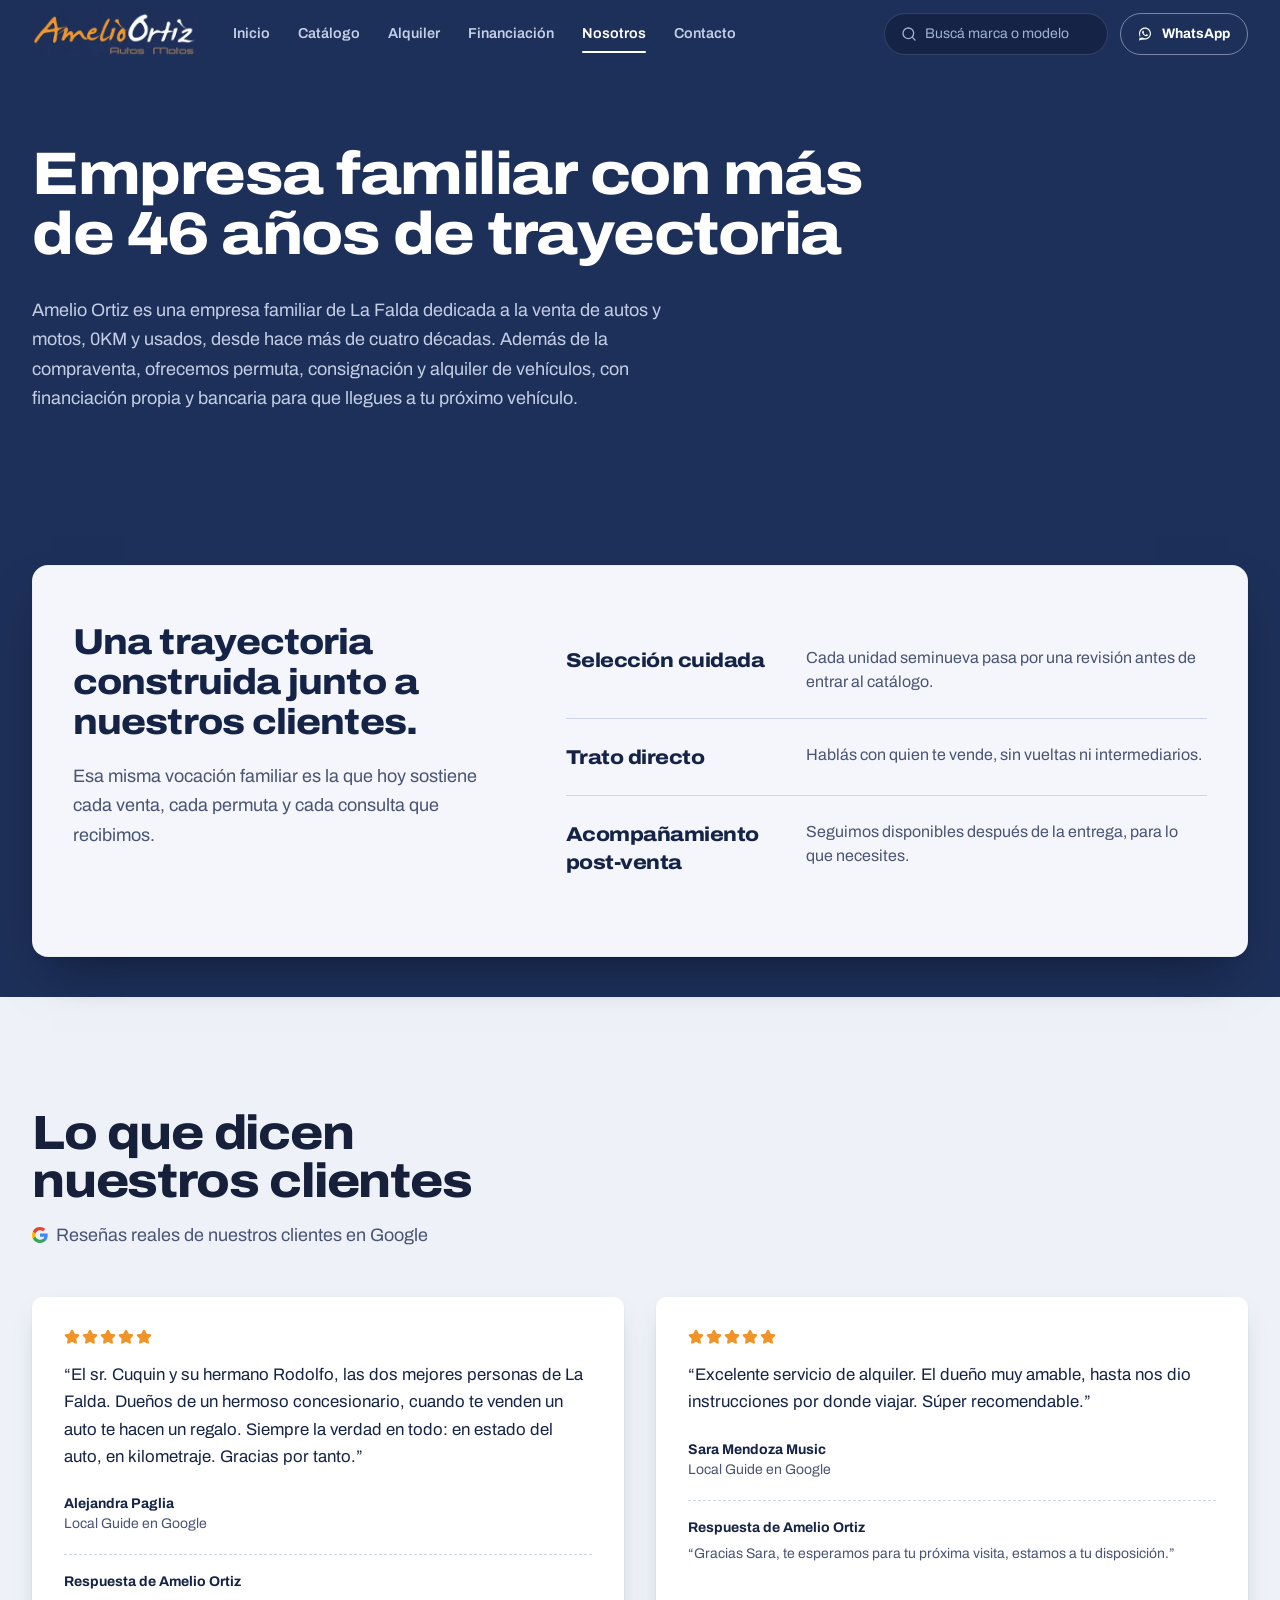
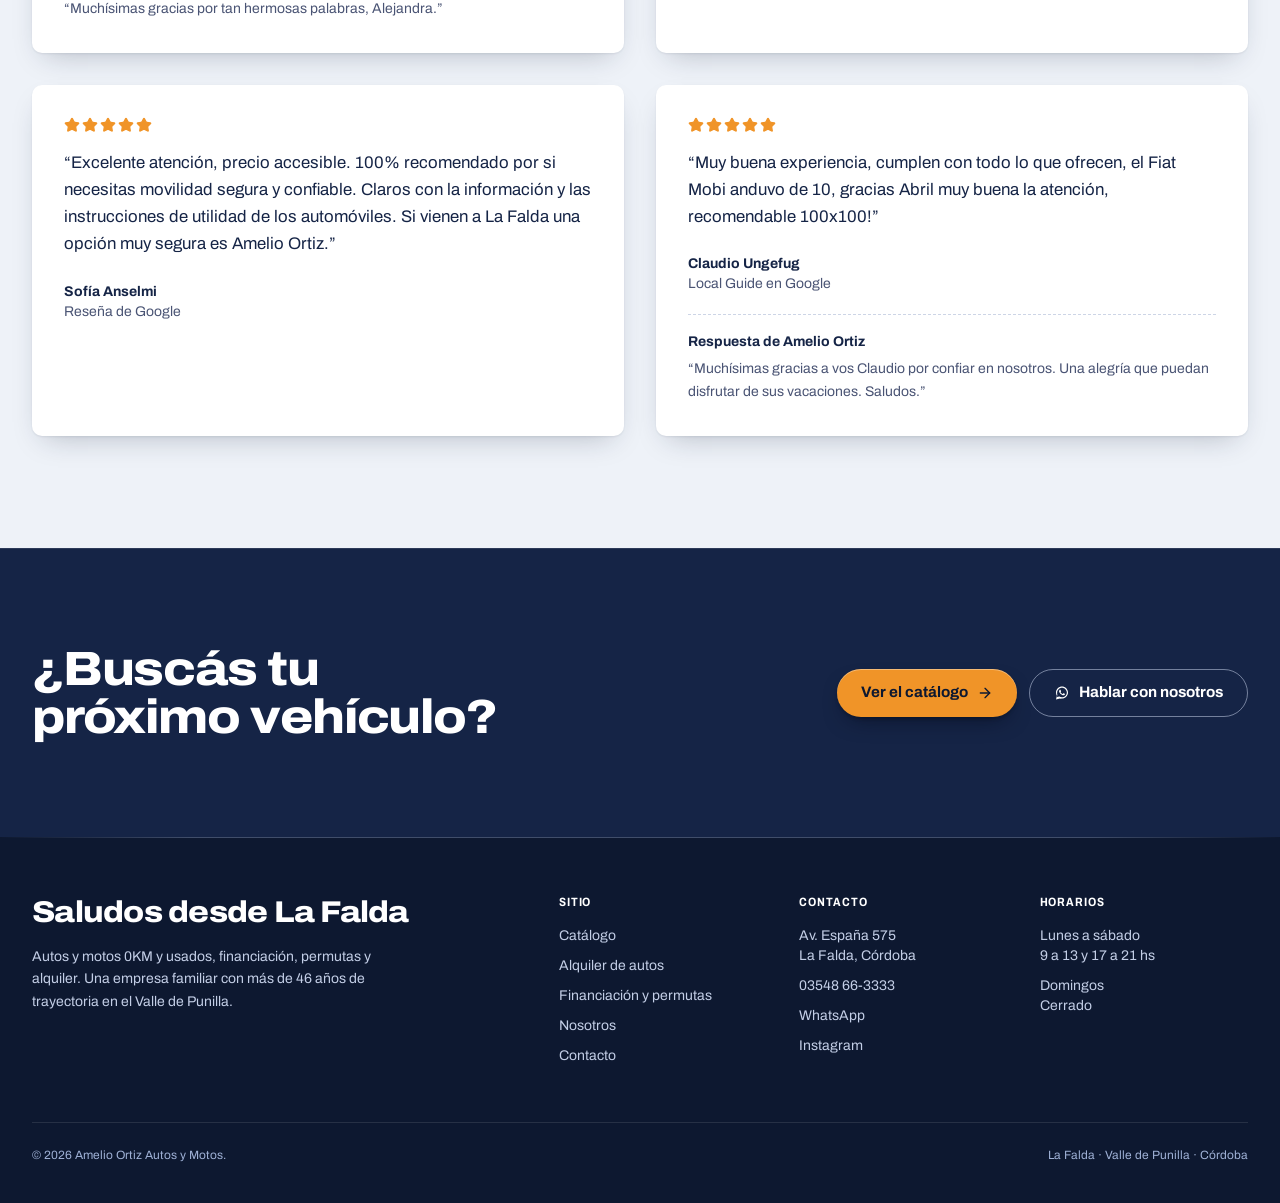
<file: nosotros.html>
<!doctype html>
<html lang="es-AR">
<head>
  <meta charset="UTF-8" />
  <meta name="viewport" content="width=device-width, initial-scale=1" />
  <link rel="canonical" href="https://amelioortizautos.com/nosotros" />
  <meta property="og:url" content="https://amelioortizautos.com/nosotros" />
  <title>Nosotros | Amelio Ortiz</title>
  <meta name="description" content="Conocé Amelio Ortiz: empresa familiar con más de 46 años de trayectoria, venta de autos y motos 0KM y usados en La Falda, Valle de Punilla, Córdoba." />

  <meta property="og:type" content="website" />
  <meta property="og:locale" content="es_AR" />
  <meta property="og:title" content="Nosotros | Amelio Ortiz" />
  <meta property="og:description" content="Empresa familiar con más de 46 años de trayectoria en La Falda, Valle de Punilla, Córdoba." />
  <meta property="og:image" content="https://amelioortizautos.com/og-logo.jpg?v=20261024" />
  <meta property="og:image:type" content="image/jpeg" />
  <meta property="og:image:width" content="630" />
  <meta property="og:image:height" content="630" />
  <meta property="og:image:alt" content="Logo de Amelio Ortiz Autos y Motos" />

  <link rel="icon" type="image/png" href="img/icon-192.png" />
  <link rel="apple-touch-icon" href="img/icon-192.png" />
  <meta name="theme-color" content="#1D3059" />
  <link rel="preconnect" href="https://fonts.googleapis.com" />
  <link rel="preconnect" href="https://fonts.gstatic.com" crossorigin />
  <link rel="stylesheet" href="https://fonts.googleapis.com/css2?family=Archivo:wdth,wght@62..125,400..900&display=swap" />
  <script>document.documentElement.classList.add("js");</script>
  <link rel="stylesheet" href="styles.css?v=20261027h" />
  <link rel="stylesheet" href="tw.css?v=20261027h" />


  <script type="application/ld+json">
  {
    "@context": "https://schema.org",
    "@type": "AutomotiveBusiness",
    "name": "Amelio Ortiz",
    "description": "Concesionario de autos y motos, con más de 46 años de trayectoria en La Falda, Córdoba.",
    "logo": "https://amelioortizautos.com/logo-amelio.png",
    "address": {
      "@type": "PostalAddress",
      "streetAddress": "Av. España 575",
      "addressLocality": "La Falda",
      "addressRegion": "Córdoba",
      "addressCountry": "AR"
    },
    "telephone": "+5493548663333"
  }
  </script>
</head>
<body class="font-sans antialiased">
  <a href="#main-content" class="fixed left-4 top-4 z-[100] -translate-y-24 rounded-full bg-orange-500 px-4 py-2 text-sm font-bold text-navy-950 transition focus:translate-y-0">Saltar al contenido</a>

  <header id="site-header" class="ao-header fixed inset-x-0 top-0 z-50">
    <div class="mx-auto flex max-w-7xl items-center gap-5 px-4 py-3 sm:px-6 lg:gap-9 lg:px-8">
      <a href="index.html" class="shrink-0" aria-label="Amelio Ortiz Autos y Motos, inicio">
        <img src="img/logo-wordmark-sm.webp" width="360" height="96" alt="Amelio Ortiz Autos y Motos" class="h-10 w-auto sm:h-11" fetchpriority="high" />
      </a>
      <nav class="ao-nav hidden items-center gap-7 lg:flex" aria-label="Navegación principal"><a href="index.html">Inicio</a><a href="catalogo.html">Catálogo</a><a href="alquiler.html">Alquiler</a><a href="financiacion.html">Financiación</a><a href="nosotros.html" aria-current="page">Nosotros</a><a href="contacto.html">Contacto</a></nav>
      <div class="ml-auto flex items-center gap-3">
        <div class="hidden w-56 xl:block"><form class="header-search-form ao-search flex items-center gap-2 rounded-full px-4 py-2.5" role="search"><i data-lucide="search" class="h-4 w-4 shrink-0 text-navy-300"></i><label class="sr-only" for="buscar-header">Buscar en el catálogo</label><input id="buscar-header" type="search" name="q" class="header-search-input w-full bg-transparent text-sm text-white focus:outline-none" placeholder="Buscá marca o modelo" autocomplete="off" /></form></div>
        <a href="https://wa.me/5493548663333?text=Hola%20Amelio%20Ortiz%2C%20quiero%20m%C3%A1s%20informaci%C3%B3n%20sobre%20sus%20veh%C3%ADculos." target="_blank" rel="noopener" class="btn btn-linea btn-sm hidden sm:inline-flex"><svg viewBox="0 0 32 32" fill="currentColor" class="h-4 w-4 shrink-0" aria-hidden="true"><path d="M16.004 3C9.377 3 4 8.373 4 15c0 2.34.657 4.526 1.797 6.386L4 29l7.86-1.76A11.9 11.9 0 0016.004 27C22.63 27 28 21.627 28 15S22.63 3 16.004 3zm0 21.7c-1.94 0-3.75-.57-5.27-1.55l-.378-.24-4.66 1.04 1.07-4.53-.25-.4A9.65 9.65 0 016.35 15c0-5.32 4.33-9.65 9.654-9.65 5.32 0 9.65 4.33 9.65 9.65s-4.33 9.7-9.65 9.7zm5.32-7.23c-.29-.147-1.71-.845-1.977-.94-.266-.098-.46-.147-.653.147-.194.293-.75.94-.92 1.133-.17.194-.34.22-.63.073-.29-.146-1.224-.451-2.332-1.44-.862-.77-1.444-1.72-1.613-2.01-.17-.293-.018-.45.127-.596.13-.13.29-.34.435-.51.146-.17.194-.293.29-.488.098-.196.05-.367-.024-.513-.073-.146-.653-1.573-.895-2.154-.236-.564-.476-.488-.653-.497-.17-.008-.363-.01-.556-.01-.194 0-.51.073-.777.367-.266.293-1.017.994-1.017 2.425 0 1.43 1.04 2.813 1.185 3.008.146.194 2.05 3.13 4.966 4.39.694.3 1.235.478 1.657.611.696.222 1.33.19 1.83.116.558-.083 1.71-.7 1.952-1.377.242-.677.242-1.257.17-1.377-.073-.122-.266-.195-.556-.34z"/></svg>WhatsApp</a>
        <button id="menu-toggle" type="button" class="inline-flex h-11 w-11 items-center justify-center rounded-full border border-white/20 text-white lg:hidden" aria-expanded="false" aria-controls="mobile-menu" aria-label="Abrir menú">
          <span id="icon-menu-open"><i data-lucide="menu" class="h-5 w-5"></i></span>
          <span id="icon-menu-close" class="hidden"><i data-lucide="x" class="h-5 w-5"></i></span>
        </button>
      </div>
    </div>
    <div id="mobile-menu" class="hidden max-h-[calc(100dvh-4.5rem)] overflow-y-auto border-t border-white/10 bg-navy-800 lg:hidden">
      <div class="px-4 pb-6 pt-4 sm:px-6">
        <form class="header-search-form ao-search flex items-center gap-2 rounded-full px-4 py-2.5" role="search"><i data-lucide="search" class="h-4 w-4 shrink-0 text-navy-300"></i><label class="sr-only" for="buscar-movil">Buscar en el catálogo</label><input id="buscar-movil" type="search" name="q" class="header-search-input w-full bg-transparent text-sm text-white focus:outline-none" placeholder="Buscá marca o modelo" autocomplete="off" /></form>
        <nav class="mt-3 flex flex-col" aria-label="Navegación móvil"><a href="index.html" class="flex items-center justify-between border-b border-white/10 py-3.5 text-lg font-semibold text-navy-200">Inicio<i data-lucide="arrow-up-right" class="h-4 w-4 text-navy-400"></i></a><a href="catalogo.html" class="flex items-center justify-between border-b border-white/10 py-3.5 text-lg font-semibold text-navy-200">Catálogo<i data-lucide="arrow-up-right" class="h-4 w-4 text-navy-400"></i></a><a href="alquiler.html" class="flex items-center justify-between border-b border-white/10 py-3.5 text-lg font-semibold text-navy-200">Alquiler<i data-lucide="arrow-up-right" class="h-4 w-4 text-navy-400"></i></a><a href="financiacion.html" class="flex items-center justify-between border-b border-white/10 py-3.5 text-lg font-semibold text-navy-200">Financiación<i data-lucide="arrow-up-right" class="h-4 w-4 text-navy-400"></i></a><a href="nosotros.html" class="flex items-center justify-between border-b border-white/10 py-3.5 text-lg font-semibold text-white" aria-current="page">Nosotros<i data-lucide="arrow-up-right" class="h-4 w-4 text-orange-500"></i></a><a href="contacto.html" class="flex items-center justify-between border-b border-white/10 py-3.5 text-lg font-semibold text-navy-200">Contacto<i data-lucide="arrow-up-right" class="h-4 w-4 text-navy-400"></i></a></nav>
        <a href="https://wa.me/5493548663333?text=Hola%20Amelio%20Ortiz%2C%20quiero%20m%C3%A1s%20informaci%C3%B3n%20sobre%20sus%20veh%C3%ADculos." target="_blank" rel="noopener" class="btn btn-sello mt-6 w-full"><svg viewBox="0 0 32 32" fill="currentColor" class="h-4 w-4 shrink-0" aria-hidden="true"><path d="M16.004 3C9.377 3 4 8.373 4 15c0 2.34.657 4.526 1.797 6.386L4 29l7.86-1.76A11.9 11.9 0 0016.004 27C22.63 27 28 21.627 28 15S22.63 3 16.004 3zm0 21.7c-1.94 0-3.75-.57-5.27-1.55l-.378-.24-4.66 1.04 1.07-4.53-.25-.4A9.65 9.65 0 016.35 15c0-5.32 4.33-9.65 9.654-9.65 5.32 0 9.65 4.33 9.65 9.65s-4.33 9.7-9.65 9.7zm5.32-7.23c-.29-.147-1.71-.845-1.977-.94-.266-.098-.46-.147-.653.147-.194.293-.75.94-.92 1.133-.17.194-.34.22-.63.073-.29-.146-1.224-.451-2.332-1.44-.862-.77-1.444-1.72-1.613-2.01-.17-.293-.018-.45.127-.596.13-.13.29-.34.435-.51.146-.17.194-.293.29-.488.098-.196.05-.367-.024-.513-.073-.146-.653-1.573-.895-2.154-.236-.564-.476-.488-.653-.497-.17-.008-.363-.01-.556-.01-.194 0-.51.073-.777.367-.266.293-1.017.994-1.017 2.425 0 1.43 1.04 2.813 1.185 3.008.146.194 2.05 3.13 4.966 4.39.694.3 1.235.478 1.657.611.696.222 1.33.19 1.83.116.558-.083 1.71-.7 1.952-1.377.242-.677.242-1.257.17-1.377-.073-.122-.266-.195-.556-.34z"/></svg>Escribinos por WhatsApp</a>
      </div>
    </div>
  </header>

  <main id="main-content">
    <section id="nosotros" class="scroll-mt-20 pb-20 pt-28 sm:pb-28 sm:pt-36">
      <div class="mx-auto grid max-w-7xl grid-cols-1 items-center gap-14 px-4 sm:px-6 lg:grid-cols-12 lg:px-8">
        <div class="lg:col-span-9">
          <h1 class="t-titulo text-5xl text-white sm:text-6xl">
            Empresa familiar con más de 46 años de trayectoria
          </h1>
          <p class="t-lead mt-8 max-w-2xl text-lg leading-relaxed">Amelio Ortiz es una empresa familiar de La Falda dedicada a la venta de autos y motos, 0KM y usados, desde hace más de cuatro décadas. Además de la compraventa, ofrecemos permuta, consignación y alquiler de vehículos, con financiación propia y bancaria para que llegues a tu próximo vehículo.</p>
        </div>
      </div>
    </section>

    <section class="py-6 sm:py-10" aria-labelledby="como-titulo">
      <div class="mx-auto max-w-7xl px-4 sm:px-6 lg:px-8"><div class="marco-avion" data-reveal><div class="dorso grid grid-cols-1 gap-12 rounded-[8px] px-6 py-12 sm:px-10 sm:py-14 lg:grid-cols-12">
        <div class="lg:col-span-5">
          <h2 id="como-titulo" class="t-titulo text-4xl text-navy-900">Una trayectoria construida junto a nuestros clientes.</h2>
          <p class="mt-5 text-lg leading-relaxed text-[#4a5474]">Esa misma vocación familiar es la que hoy sostiene cada venta, cada permuta y cada consulta que recibimos.</p>
        </div>
        <ul class="renglones text-navy-900 lg:col-span-7">
          <li class="grid grid-cols-1 gap-2 py-6 sm:grid-cols-[13rem_1fr] sm:gap-8"><span class="t-titulo text-xl">Selección cuidada</span><span class="text-[#4a5474]">Cada unidad seminueva pasa por una revisión antes de entrar al catálogo.</span></li>
          <li class="grid grid-cols-1 gap-2 py-6 sm:grid-cols-[13rem_1fr] sm:gap-8"><span class="t-titulo text-xl">Trato directo</span><span class="text-[#4a5474]">Hablás con quien te vende, sin vueltas ni intermediarios.</span></li>
          <li class="grid grid-cols-1 gap-2 py-6 sm:grid-cols-[13rem_1fr] sm:gap-8"><span class="t-titulo text-xl">Acompañamiento post-venta</span><span class="text-[#4a5474]">Seguimos disponibles después de la entrega, para lo que necesites.</span></li>
        </ul>
      </div></div></div>
    </section>

    <section class="zona-clara py-20 sm:py-28" aria-labelledby="resenas-titulo">
      <div class="mx-auto max-w-7xl px-4 sm:px-6 lg:px-8">
        <div class="max-w-2xl" data-reveal>
          <h2 id="resenas-titulo" class="t-titulo text-4xl text-white sm:text-5xl">Lo que dicen nuestros clientes</h2>
          <p class="t-lead mt-4 flex items-center gap-2 text-lg">
            <svg class="h-4 w-4 shrink-0" viewBox="0 0 24 24" aria-hidden="true"><path fill="#4285F4" d="M23.52 12.27c0-.85-.08-1.67-.22-2.45H12v4.64h6.47a5.53 5.53 0 0 1-2.4 3.63v3h3.88c2.27-2.09 3.57-5.17 3.57-8.82Z"/><path fill="#34A853" d="M12 24c3.24 0 5.95-1.07 7.94-2.9l-3.88-3.02c-1.08.72-2.45 1.15-4.06 1.15-3.13 0-5.78-2.11-6.73-4.96H1.26v3.12A12 12 0 0 0 12 24Z"/><path fill="#FBBC05" d="M5.27 14.27a7.2 7.2 0 0 1 0-4.54V6.61H1.26a12 12 0 0 0 0 10.78l4.01-3.12Z"/><path fill="#EA4335" d="M12 4.77c1.76 0 3.34.6 4.58 1.79l3.44-3.44C17.94 1.19 15.24 0 12 0A12 12 0 0 0 1.26 6.61l4.01 3.12C6.22 6.88 8.87 4.77 12 4.77Z"/></svg>
            Reseñas reales de nuestros clientes en Google
          </p>
        </div>
        <div class="mt-12 grid grid-cols-1 gap-8 md:grid-cols-2">
          <figure class="postal resena flex flex-col p-6 sm:p-8" data-reveal>
            <span class="estrellas" aria-label="5 estrellas"><i data-lucide="star" class="h-4 w-4 fill-current"></i><i data-lucide="star" class="h-4 w-4 fill-current"></i><i data-lucide="star" class="h-4 w-4 fill-current"></i><i data-lucide="star" class="h-4 w-4 fill-current"></i><i data-lucide="star" class="h-4 w-4 fill-current"></i></span>
            <blockquote class="mt-4 text-[1.05rem] leading-relaxed text-navy-900">“El sr. Cuquin y su hermano Rodolfo, las dos mejores personas de La Falda. Dueños de un hermoso concesionario, cuando te venden un auto te hacen un regalo. Siempre la verdad en todo: en estado del auto, en kilometraje. Gracias por tanto.”</blockquote>
            <figcaption class="mt-6 text-sm"><span class="block font-bold text-navy-900">Alejandra Paglia</span><span class="text-[#4a5474]">Local Guide en Google</span></figcaption>
            <p class="mt-5 border-t border-dashed border-[#cdd5e6] pt-4 text-sm leading-relaxed text-[#4a5474]"><span class="mb-1 block font-bold text-navy-900">Respuesta de Amelio Ortiz</span>“Muchísimas gracias por tan hermosas palabras, Alejandra.”</p>
          </figure>
          <figure class="postal resena flex flex-col p-6 sm:p-8" data-reveal>
            <span class="estrellas" aria-label="5 estrellas"><i data-lucide="star" class="h-4 w-4 fill-current"></i><i data-lucide="star" class="h-4 w-4 fill-current"></i><i data-lucide="star" class="h-4 w-4 fill-current"></i><i data-lucide="star" class="h-4 w-4 fill-current"></i><i data-lucide="star" class="h-4 w-4 fill-current"></i></span>
            <blockquote class="mt-4 text-[1.05rem] leading-relaxed text-navy-900">“Excelente servicio de alquiler. El dueño muy amable, hasta nos dio instrucciones por donde viajar. Súper recomendable.”</blockquote>
            <figcaption class="mt-6 text-sm"><span class="block font-bold text-navy-900">Sara Mendoza Music</span><span class="text-[#4a5474]">Local Guide en Google</span></figcaption>
            <p class="mt-5 border-t border-dashed border-[#cdd5e6] pt-4 text-sm leading-relaxed text-[#4a5474]"><span class="mb-1 block font-bold text-navy-900">Respuesta de Amelio Ortiz</span>“Gracias Sara, te esperamos para tu próxima visita, estamos a tu disposición.”</p>
          </figure>
          <figure class="postal resena flex flex-col p-6 sm:p-8" data-reveal>
            <span class="estrellas" aria-label="5 estrellas"><i data-lucide="star" class="h-4 w-4 fill-current"></i><i data-lucide="star" class="h-4 w-4 fill-current"></i><i data-lucide="star" class="h-4 w-4 fill-current"></i><i data-lucide="star" class="h-4 w-4 fill-current"></i><i data-lucide="star" class="h-4 w-4 fill-current"></i></span>
            <blockquote class="mt-4 text-[1.05rem] leading-relaxed text-navy-900">“Excelente atención, precio accesible. 100% recomendado por si necesitas movilidad segura y confiable. Claros con la información y las instrucciones de utilidad de los automóviles. Si vienen a La Falda una opción muy segura es Amelio Ortiz.”</blockquote>
            <figcaption class="mt-6 text-sm"><span class="block font-bold text-navy-900">Sofía Anselmi</span><span class="text-[#4a5474]">Reseña de Google</span></figcaption>
          </figure>
          <figure class="postal resena flex flex-col p-6 sm:p-8" data-reveal>
            <span class="estrellas" aria-label="5 estrellas"><i data-lucide="star" class="h-4 w-4 fill-current"></i><i data-lucide="star" class="h-4 w-4 fill-current"></i><i data-lucide="star" class="h-4 w-4 fill-current"></i><i data-lucide="star" class="h-4 w-4 fill-current"></i><i data-lucide="star" class="h-4 w-4 fill-current"></i></span>
            <blockquote class="mt-4 text-[1.05rem] leading-relaxed text-navy-900">“Muy buena experiencia, cumplen con todo lo que ofrecen, el Fiat Mobi anduvo de 10, gracias Abril muy buena la atención, recomendable 100x100!”</blockquote>
            <figcaption class="mt-6 text-sm"><span class="block font-bold text-navy-900">Claudio Ungefug</span><span class="text-[#4a5474]">Local Guide en Google</span></figcaption>
            <p class="mt-5 border-t border-dashed border-[#cdd5e6] pt-4 text-sm leading-relaxed text-[#4a5474]"><span class="mb-1 block font-bold text-navy-900">Respuesta de Amelio Ortiz</span>“Muchísimas gracias a vos Claudio por confiar en nosotros. Una alegría que puedan disfrutar de sus vacaciones. Saludos.”</p>
          </figure>
        </div>
      </div>
    </section>

    <section class="border-t border-white/10 bg-navy-900 py-20 sm:py-24">
      <div class="mx-auto flex max-w-7xl flex-col items-start gap-8 px-4 sm:px-6 md:flex-row md:items-center md:justify-between lg:px-8" data-reveal>
        <h2 class="t-titulo max-w-xl text-4xl text-white sm:text-5xl">¿Buscás tu próximo vehículo?</h2>
        <div class="flex flex-wrap gap-3">
          <a href="catalogo.html" class="btn btn-sello">Ver el catálogo <i data-lucide="arrow-right" class="h-4 w-4"></i></a>
          <a href="https://wa.me/5493548663333?text=Hola%20Amelio%20Ortiz%2C%20quiero%20m%C3%A1s%20informaci%C3%B3n%20sobre%20sus%20veh%C3%ADculos." target="_blank" rel="noopener" class="btn btn-linea"><svg viewBox="0 0 32 32" fill="currentColor" class="h-4 w-4 shrink-0" aria-hidden="true"><path d="M16.004 3C9.377 3 4 8.373 4 15c0 2.34.657 4.526 1.797 6.386L4 29l7.86-1.76A11.9 11.9 0 0016.004 27C22.63 27 28 21.627 28 15S22.63 3 16.004 3zm0 21.7c-1.94 0-3.75-.57-5.27-1.55l-.378-.24-4.66 1.04 1.07-4.53-.25-.4A9.65 9.65 0 016.35 15c0-5.32 4.33-9.65 9.654-9.65 5.32 0 9.65 4.33 9.65 9.65s-4.33 9.7-9.65 9.7zm5.32-7.23c-.29-.147-1.71-.845-1.977-.94-.266-.098-.46-.147-.653.147-.194.293-.75.94-.92 1.133-.17.194-.34.22-.63.073-.29-.146-1.224-.451-2.332-1.44-.862-.77-1.444-1.72-1.613-2.01-.17-.293-.018-.45.127-.596.13-.13.29-.34.435-.51.146-.17.194-.293.29-.488.098-.196.05-.367-.024-.513-.073-.146-.653-1.573-.895-2.154-.236-.564-.476-.488-.653-.497-.17-.008-.363-.01-.556-.01-.194 0-.51.073-.777.367-.266.293-1.017.994-1.017 2.425 0 1.43 1.04 2.813 1.185 3.008.146.194 2.05 3.13 4.966 4.39.694.3 1.235.478 1.657.611.696.222 1.33.19 1.83.116.558-.083 1.71-.7 1.952-1.377.242-.677.242-1.257.17-1.377-.073-.122-.266-.195-.556-.34z"/></svg>Hablar con nosotros</a>
        </div>
      </div>
    </section>
  </main>

  <footer class="relative bg-navy-950 text-navy-200">
    <div class="por-avion" aria-hidden="true"></div>
    <div class="mx-auto max-w-7xl px-4 pb-10 pt-14 sm:px-6 lg:px-8">
      <div class="grid grid-cols-1 gap-12 md:grid-cols-12">
        <div class="md:col-span-5">
          <p class="t-titulo text-2xl text-white sm:text-3xl">Saludos desde La Falda</p>
          <p class="mt-4 max-w-sm text-sm leading-relaxed">Autos y motos 0KM y usados, financiación, permutas y alquiler. Una empresa familiar con más de 46 años de trayectoria en el Valle de Punilla.</p>
        </div>
        <div class="grid grid-cols-2 gap-8 sm:grid-cols-3 md:col-span-7">
          <div>
            <h2 class="t-rotulo text-xs text-white">Sitio</h2>
            <ul class="mt-4 space-y-2.5 text-sm">
              <li><a href="catalogo.html" class="hover:text-white">Catálogo</a></li>
              <li><a href="alquiler.html" class="hover:text-white">Alquiler de autos</a></li>
              <li><a href="financiacion.html" class="hover:text-white">Financiación y permutas</a></li>
              <li><a href="nosotros.html" class="hover:text-white">Nosotros</a></li>
              <li><a href="contacto.html" class="hover:text-white">Contacto</a></li>
            </ul>
          </div>
          <div>
            <h2 class="t-rotulo text-xs text-white">Contacto</h2>
            <ul class="mt-4 space-y-2.5 text-sm">
              <li>Av. España 575<br />La Falda, Córdoba</li>
              <li><a href="tel:+5493548663333" class="tabular hover:text-white">03548 66-3333</a></li>
              <li><a href="https://wa.me/5493548663333?text=Hola%20Amelio%20Ortiz%2C%20quiero%20m%C3%A1s%20informaci%C3%B3n%20sobre%20sus%20veh%C3%ADculos." target="_blank" rel="noopener" class="hover:text-white">WhatsApp</a></li>
              <li><a href="https://instagram.com/amelioortiz.autosymotos" target="_blank" rel="noopener" class="hover:text-white">Instagram</a></li>
            </ul>
          </div>
          <div class="col-span-2 sm:col-span-1">
            <h2 class="t-rotulo text-xs text-white">Horarios</h2>
            <ul class="tabular mt-4 space-y-2.5 text-sm">
              <li>Lunes a sábado<br />9 a 13 y 17 a 21 hs</li>
              <li>Domingos<br />Cerrado</li>
            </ul>
          </div>
        </div>
      </div>
      <div class="mt-14 flex flex-col gap-2 border-t border-white/10 pt-6 text-xs text-navy-300 sm:flex-row sm:items-center sm:justify-between">
        <p>© <span id="current-year">2026</span> Amelio Ortiz Autos y Motos.</p>
        <p>La Falda · Valle de Punilla · Córdoba</p>
      </div>
    </div>
  </footer>

  <a href="https://wa.me/5493548663333?text=Hola%20Amelio%20Ortiz%2C%20quiero%20m%C3%A1s%20informaci%C3%B3n%20sobre%20sus%20veh%C3%ADculos." target="_blank" rel="noopener" aria-label="Escribinos por WhatsApp" class="wa-flotante fixed bottom-5 right-5 z-40 flex h-14 w-14 items-center justify-center rounded-full sm:bottom-6 sm:right-6 lg:hidden">
    <svg viewBox="0 0 32 32" fill="currentColor" class="h-7 w-7 shrink-0" aria-hidden="true"><path d="M16.004 3C9.377 3 4 8.373 4 15c0 2.34.657 4.526 1.797 6.386L4 29l7.86-1.76A11.9 11.9 0 0016.004 27C22.63 27 28 21.627 28 15S22.63 3 16.004 3zm0 21.7c-1.94 0-3.75-.57-5.27-1.55l-.378-.24-4.66 1.04 1.07-4.53-.25-.4A9.65 9.65 0 016.35 15c0-5.32 4.33-9.65 9.654-9.65 5.32 0 9.65 4.33 9.65 9.65s-4.33 9.7-9.65 9.7zm5.32-7.23c-.29-.147-1.71-.845-1.977-.94-.266-.098-.46-.147-.653.147-.194.293-.75.94-.92 1.133-.17.194-.34.22-.63.073-.29-.146-1.224-.451-2.332-1.44-.862-.77-1.444-1.72-1.613-2.01-.17-.293-.018-.45.127-.596.13-.13.29-.34.435-.51.146-.17.194-.293.29-.488.098-.196.05-.367-.024-.513-.073-.146-.653-1.573-.895-2.154-.236-.564-.476-.488-.653-.497-.17-.008-.363-.01-.556-.01-.194 0-.51.073-.777.367-.266.293-1.017.994-1.017 2.425 0 1.43 1.04 2.813 1.185 3.008.146.194 2.05 3.13 4.966 4.39.694.3 1.235.478 1.657.611.696.222 1.33.19 1.83.116.558-.083 1.71-.7 1.952-1.377.242-.677.242-1.257.17-1.377-.073-.122-.266-.195-.556-.34z"/></svg>
  </a>

  <script defer src="iconos.js?v=20261027h"></script>
  <script defer src="data.js?v=20261027h"></script>
  <script defer src="main.js?v=20261027h"></script>
</body>
</html>
</file>
<file: tw.css>
*,:after,:before{--tw-border-spacing-x:0;--tw-border-spacing-y:0;--tw-translate-x:0;--tw-translate-y:0;--tw-rotate:0;--tw-skew-x:0;--tw-skew-y:0;--tw-scale-x:1;--tw-scale-y:1;--tw-pan-x: ;--tw-pan-y: ;--tw-pinch-zoom: ;--tw-scroll-snap-strictness:proximity;--tw-gradient-from-position: ;--tw-gradient-via-position: ;--tw-gradient-to-position: ;--tw-ordinal: ;--tw-slashed-zero: ;--tw-numeric-figure: ;--tw-numeric-spacing: ;--tw-numeric-fraction: ;--tw-ring-inset: ;--tw-ring-offset-width:0px;--tw-ring-offset-color:#fff;--tw-ring-color:rgba(59,130,246,.5);--tw-ring-offset-shadow:0 0 #0000;--tw-ring-shadow:0 0 #0000;--tw-shadow:0 0 #0000;--tw-shadow-colored:0 0 #0000;--tw-blur: ;--tw-brightness: ;--tw-contrast: ;--tw-grayscale: ;--tw-hue-rotate: ;--tw-invert: ;--tw-saturate: ;--tw-sepia: ;--tw-drop-shadow: ;--tw-backdrop-blur: ;--tw-backdrop-brightness: ;--tw-backdrop-contrast: ;--tw-backdrop-grayscale: ;--tw-backdrop-hue-rotate: ;--tw-backdrop-invert: ;--tw-backdrop-opacity: ;--tw-backdrop-saturate: ;--tw-backdrop-sepia: ;--tw-contain-size: ;--tw-contain-layout: ;--tw-contain-paint: ;--tw-contain-style: }::backdrop{--tw-border-spacing-x:0;--tw-border-spacing-y:0;--tw-translate-x:0;--tw-translate-y:0;--tw-rotate:0;--tw-skew-x:0;--tw-skew-y:0;--tw-scale-x:1;--tw-scale-y:1;--tw-pan-x: ;--tw-pan-y: ;--tw-pinch-zoom: ;--tw-scroll-snap-strictness:proximity;--tw-gradient-from-position: ;--tw-gradient-via-position: ;--tw-gradient-to-position: ;--tw-ordinal: ;--tw-slashed-zero: ;--tw-numeric-figure: ;--tw-numeric-spacing: ;--tw-numeric-fraction: ;--tw-ring-inset: ;--tw-ring-offset-width:0px;--tw-ring-offset-color:#fff;--tw-ring-color:rgba(59,130,246,.5);--tw-ring-offset-shadow:0 0 #0000;--tw-ring-shadow:0 0 #0000;--tw-shadow:0 0 #0000;--tw-shadow-colored:0 0 #0000;--tw-blur: ;--tw-brightness: ;--tw-contrast: ;--tw-grayscale: ;--tw-hue-rotate: ;--tw-invert: ;--tw-saturate: ;--tw-sepia: ;--tw-drop-shadow: ;--tw-backdrop-blur: ;--tw-backdrop-brightness: ;--tw-backdrop-contrast: ;--tw-backdrop-grayscale: ;--tw-backdrop-hue-rotate: ;--tw-backdrop-invert: ;--tw-backdrop-opacity: ;--tw-backdrop-saturate: ;--tw-backdrop-sepia: ;--tw-contain-size: ;--tw-contain-layout: ;--tw-contain-paint: ;--tw-contain-style: }/*! tailwindcss v3.4.16 | MIT License | https://tailwindcss.com*/*,:after,:before{box-sizing:border-box;border:0 solid #e5e7eb}:after,:before{--tw-content:""}:host,html{line-height:1.5;-webkit-text-size-adjust:100%;-moz-tab-size:4;-o-tab-size:4;tab-size:4;font-family:Archivo,ui-sans-serif,system-ui,sans-serif;font-feature-settings:normal;font-variation-settings:normal;-webkit-tap-highlight-color:transparent}body{margin:0;line-height:inherit}hr{height:0;color:inherit;border-top-width:1px}abbr:where([title]){-webkit-text-decoration:underline dotted;text-decoration:underline dotted}h1,h2,h3,h4,h5,h6{font-size:inherit;font-weight:inherit}a{color:inherit;text-decoration:inherit}b,strong{font-weight:bolder}code,kbd,pre,samp{font-family:ui-monospace,SFMono-Regular,Menlo,Monaco,Consolas,Liberation Mono,Courier New,monospace;font-feature-settings:normal;font-variation-settings:normal;font-size:1em}small{font-size:80%}sub,sup{font-size:75%;line-height:0;position:relative;vertical-align:baseline}sub{bottom:-.25em}sup{top:-.5em}table{text-indent:0;border-color:inherit;border-collapse:collapse}button,input,optgroup,select,textarea{font-family:inherit;font-feature-settings:inherit;font-variation-settings:inherit;font-size:100%;font-weight:inherit;line-height:inherit;letter-spacing:inherit;color:inherit;margin:0;padding:0}button,select{text-transform:none}button,input:where([type=button]),input:where([type=reset]),input:where([type=submit]){-webkit-appearance:button;background-color:transparent;background-image:none}:-moz-focusring{outline:auto}:-moz-ui-invalid{box-shadow:none}progress{vertical-align:baseline}::-webkit-inner-spin-button,::-webkit-outer-spin-button{height:auto}[type=search]{-webkit-appearance:textfield;outline-offset:-2px}::-webkit-search-decoration{-webkit-appearance:none}::-webkit-file-upload-button{-webkit-appearance:button;font:inherit}summary{display:list-item}blockquote,dd,dl,figure,h1,h2,h3,h4,h5,h6,hr,p,pre{margin:0}fieldset{margin:0}fieldset,legend{padding:0}menu,ol,ul{list-style:none;margin:0;padding:0}dialog{padding:0}textarea{resize:vertical}input::-moz-placeholder,textarea::-moz-placeholder{opacity:1;color:#9ca3af}input::placeholder,textarea::placeholder{opacity:1;color:#9ca3af}[role=button],button{cursor:pointer}:disabled{cursor:default}audio,canvas,embed,iframe,img,object,svg,video{display:block;vertical-align:middle}img,video{max-width:100%;height:auto}[hidden]:where(:not([hidden=until-found])){display:none}.\!container{width:100%!important}.container{width:100%}@media (min-width:640px){.\!container{max-width:640px!important}.container{max-width:640px}}@media (min-width:768px){.\!container{max-width:768px!important}.container{max-width:768px}}@media (min-width:1024px){.\!container{max-width:1024px!important}.container{max-width:1024px}}@media (min-width:1280px){.\!container{max-width:1280px!important}.container{max-width:1280px}}@media (min-width:1536px){.\!container{max-width:1536px!important}.container{max-width:1536px}}.sr-only{position:absolute;width:1px;height:1px;padding:0;margin:-1px;overflow:hidden;clip:rect(0,0,0,0);white-space:nowrap;border-width:0}.pointer-events-none{pointer-events:none}.visible{visibility:visible}.fixed{position:fixed}.absolute{position:absolute}.relative{position:relative}.inset-0{inset:0}.inset-x-0{left:0;right:0}.bottom-3{bottom:.75rem}.bottom-5{bottom:1.25rem}.bottom-\[7\%\]{bottom:7%}.left-3{left:.75rem}.left-4{left:1rem}.left-\[6\%\]{left:6%}.right-3{right:.75rem}.right-5{right:1.25rem}.top-0{top:0}.top-1\/2{top:50%}.top-4{top:1rem}.isolate{isolation:isolate}.z-40{z-index:40}.z-50{z-index:50}.z-\[100\]{z-index:100}.z-\[1\]{z-index:1}.z-\[60\]{z-index:60}.col-span-2{grid-column:span 2/span 2}.col-span-full{grid-column:1/-1}.mx-auto{margin-left:auto;margin-right:auto}.mb-1{margin-bottom:.25rem}.mb-2{margin-bottom:.5rem}.mb-5{margin-bottom:1.25rem}.ml-auto{margin-left:auto}.mt-0\.5{margin-top:.125rem}.mt-1{margin-top:.25rem}.mt-10{margin-top:2.5rem}.mt-12{margin-top:3rem}.mt-14{margin-top:3.5rem}.mt-16{margin-top:4rem}.mt-2{margin-top:.5rem}.mt-3{margin-top:.75rem}.mt-4{margin-top:1rem}.mt-5{margin-top:1.25rem}.mt-6{margin-top:1.5rem}.mt-7{margin-top:1.75rem}.mt-8{margin-top:2rem}.mt-9{margin-top:2.25rem}.block{display:block}.inline{display:inline}.flex{display:flex}.inline-flex{display:inline-flex}.\!grid{display:grid!important}.grid{display:grid}.hidden{display:none}.aspect-\[3\/2\]{aspect-ratio:3/2}.aspect-\[4\/3\]{aspect-ratio:4/3}.h-10{height:2.5rem}.h-11{height:2.75rem}.h-14{height:3.5rem}.h-3\.5{height:.875rem}.h-4{height:1rem}.h-5{height:1.25rem}.h-6{height:1.5rem}.h-7{height:1.75rem}.h-\[380px\]{height:380px}.h-full{height:100%}.max-h-\[calc\(100dvh-4\.5rem\)\]{max-height:calc(100dvh - 4.5rem)}.min-h-\[78vh\]{min-height:78vh}.min-h-screen{min-height:100vh}.w-11{width:2.75rem}.w-14{width:3.5rem}.w-16{width:4rem}.w-3\.5{width:.875rem}.w-4{width:1rem}.w-5{width:1.25rem}.w-56{width:14rem}.w-6{width:1.5rem}.w-7{width:1.75rem}.w-auto{width:auto}.w-full{width:100%}.min-w-0{min-width:0}.max-w-2xl{max-width:42rem}.max-w-3xl{max-width:48rem}.max-w-5xl{max-width:64rem}.max-w-7xl{max-width:80rem}.max-w-lg{max-width:32rem}.max-w-md{max-width:28rem}.max-w-sm{max-width:24rem}.max-w-xl{max-width:36rem}.flex-1{flex:1 1 0%}.flex-shrink{flex-shrink:1}.shrink-0{flex-shrink:0}.-translate-y-1\/2{--tw-translate-y:-50%}.-translate-y-1\/2,.-translate-y-24{transform:translate(var(--tw-translate-x),var(--tw-translate-y)) rotate(var(--tw-rotate)) skewX(var(--tw-skew-x)) skewY(var(--tw-skew-y)) scaleX(var(--tw-scale-x)) scaleY(var(--tw-scale-y))}.-translate-y-24{--tw-translate-y:-6rem}.transform{transform:translate(var(--tw-translate-x),var(--tw-translate-y)) rotate(var(--tw-rotate)) skewX(var(--tw-skew-x)) skewY(var(--tw-skew-y)) scaleX(var(--tw-scale-x)) scaleY(var(--tw-scale-y))}.cursor-pointer{cursor:pointer}.cursor-zoom-in{cursor:zoom-in}.scroll-mt-20{scroll-margin-top:5rem}.list-none{list-style-type:none}.grid-cols-1{grid-template-columns:repeat(1,minmax(0,1fr))}.grid-cols-2{grid-template-columns:repeat(2,minmax(0,1fr))}.grid-cols-\[2\.5rem_1fr\]{grid-template-columns:2.5rem 1fr}.flex-col{flex-direction:column}.flex-wrap{flex-wrap:wrap}.items-start{align-items:flex-start}.items-end{align-items:flex-end}.items-center{align-items:center}.justify-center{justify-content:center}.justify-between{justify-content:space-between}.gap-1\.5{gap:.375rem}.gap-10{gap:2.5rem}.gap-12{gap:3rem}.gap-14{gap:3.5rem}.gap-2{gap:.5rem}.gap-2\.5{gap:.625rem}.gap-3{gap:.75rem}.gap-4{gap:1rem}.gap-5{gap:1.25rem}.gap-6{gap:1.5rem}.gap-7{gap:1.75rem}.gap-8{gap:2rem}.gap-x-3{-moz-column-gap:.75rem;column-gap:.75rem}.gap-x-6{-moz-column-gap:1.5rem;column-gap:1.5rem}.gap-x-8{-moz-column-gap:2rem;column-gap:2rem}.gap-y-1{row-gap:.25rem}.gap-y-12{row-gap:3rem}.gap-y-3{row-gap:.75rem}.gap-y-4{row-gap:1rem}.space-y-2\.5>:not([hidden])~:not([hidden]){--tw-space-y-reverse:0;margin-top:calc(.625rem*(1 - var(--tw-space-y-reverse)));margin-bottom:calc(.625rem*var(--tw-space-y-reverse))}.divide-y>:not([hidden])~:not([hidden]){--tw-divide-y-reverse:0;border-top-width:calc(1px*(1 - var(--tw-divide-y-reverse)));border-bottom-width:calc(1px*var(--tw-divide-y-reverse))}.divide-\[\#cdd5e6\]>:not([hidden])~:not([hidden]){--tw-divide-opacity:1;border-color:rgb(205 213 230/var(--tw-divide-opacity,1))}.divide-white\/15>:not([hidden])~:not([hidden]){border-color:hsla(0,0%,100%,.15)}.self-start{align-self:flex-start}.self-center{align-self:center}.overflow-hidden{overflow:hidden}.overflow-y-auto{overflow-y:auto}.overflow-x-clip{overflow-x:clip}.whitespace-pre-line{white-space:pre-line}.rounded-\[4px\]{border-radius:4px}.rounded-\[6px\]{border-radius:6px}.rounded-\[8px\]{border-radius:8px}.rounded-full{border-radius:9999px}.rounded-xl{border-radius:.75rem}.border{border-width:1px}.border-y{border-top-width:1px}.border-b,.border-y{border-bottom-width:1px}.border-t{border-top-width:1px}.border-dashed{border-style:dashed}.border-\[\#cdd5e6\]{--tw-border-opacity:1;border-color:rgb(205 213 230/var(--tw-border-opacity,1))}.border-\[\#dfe5f0\]{--tw-border-opacity:1;border-color:rgb(223 229 240/var(--tw-border-opacity,1))}.border-white\/10{border-color:hsla(0,0%,100%,.1)}.border-white\/15{border-color:hsla(0,0%,100%,.15)}.border-white\/20{border-color:hsla(0,0%,100%,.2)}.bg-\[\#f4f6fb\]{--tw-bg-opacity:1;background-color:rgb(244 246 251/var(--tw-bg-opacity,1))}.bg-navy-800{--tw-bg-opacity:1;background-color:rgb(29 48 89/var(--tw-bg-opacity,1))}.bg-navy-900{--tw-bg-opacity:1;background-color:rgb(21 36 70/var(--tw-bg-opacity,1))}.bg-navy-950{--tw-bg-opacity:1;background-color:rgb(13 24 48/var(--tw-bg-opacity,1))}.bg-navy-950\/70{background-color:rgba(13,24,48,.7)}.bg-navy-950\/75{background-color:rgba(13,24,48,.75)}.bg-orange-500{--tw-bg-opacity:1;background-color:rgb(240 148 40/var(--tw-bg-opacity,1))}.bg-transparent{background-color:transparent}.bg-white{--tw-bg-opacity:1;background-color:rgb(255 255 255/var(--tw-bg-opacity,1))}.bg-white\/95{background-color:hsla(0,0%,100%,.95)}.fill-current{fill:currentColor}.object-contain{-o-object-fit:contain;object-fit:contain}.object-cover{-o-object-fit:cover;object-fit:cover}.p-1{padding:.25rem}.p-10{padding:2.5rem}.p-12{padding:3rem}.p-16{padding:4rem}.p-2\.5{padding:.625rem}.p-3{padding:.75rem}.p-4{padding:1rem}.p-5{padding:1.25rem}.p-6{padding:1.5rem}.p-7{padding:1.75rem}.px-3{padding-left:.75rem;padding-right:.75rem}.px-3\.5{padding-left:.875rem;padding-right:.875rem}.px-4{padding-left:1rem;padding-right:1rem}.px-6{padding-left:1.5rem;padding-right:1.5rem}.py-1{padding-top:.25rem;padding-bottom:.25rem}.py-1\.5{padding-top:.375rem;padding-bottom:.375rem}.py-12{padding-top:3rem;padding-bottom:3rem}.py-16{padding-top:4rem;padding-bottom:4rem}.py-2{padding-top:.5rem;padding-bottom:.5rem}.py-2\.5{padding-top:.625rem;padding-bottom:.625rem}.py-20{padding-top:5rem;padding-bottom:5rem}.py-3{padding-top:.75rem;padding-bottom:.75rem}.py-3\.5{padding-top:.875rem;padding-bottom:.875rem}.py-4{padding-top:1rem;padding-bottom:1rem}.py-6{padding-top:1.5rem;padding-bottom:1.5rem}.py-7{padding-top:1.75rem;padding-bottom:1.75rem}.py-8{padding-top:2rem;padding-bottom:2rem}.pb-10{padding-bottom:2.5rem}.pb-16{padding-bottom:4rem}.pb-20{padding-bottom:5rem}.pb-24{padding-bottom:6rem}.pb-6{padding-bottom:1.5rem}.pl-9{padding-left:2.25rem}.pt-10{padding-top:2.5rem}.pt-14{padding-top:3.5rem}.pt-24{padding-top:6rem}.pt-28{padding-top:7rem}.pt-3{padding-top:.75rem}.pt-4{padding-top:1rem}.pt-5{padding-top:1.25rem}.pt-6{padding-top:1.5rem}.text-center{text-align:center}.font-sans{font-family:Archivo,ui-sans-serif,system-ui,sans-serif}.text-2xl{font-size:1.5rem;line-height:2rem}.text-3xl{font-size:1.875rem;line-height:2.25rem}.text-4xl{font-size:2.25rem;line-height:2.5rem}.text-5xl{font-size:3rem;line-height:1}.text-\[0\.95rem\]{font-size:.95rem}.text-\[1\.02rem\]{font-size:1.02rem}.text-\[1\.05rem\]{font-size:1.05rem}.text-\[2\.35rem\]{font-size:2.35rem}.text-\[2rem\]{font-size:2rem}.text-lg{font-size:1.125rem;line-height:1.75rem}.text-sm{font-size:.875rem;line-height:1.25rem}.text-xl{font-size:1.25rem;line-height:1.75rem}.text-xs{font-size:.75rem;line-height:1rem}.font-bold{font-weight:700}.font-extrabold{font-weight:800}.font-semibold{font-weight:600}.uppercase{text-transform:uppercase}.leading-none{line-height:1}.leading-relaxed{line-height:1.625}.leading-tight{line-height:1.25}.tracking-tight{letter-spacing:-.025em}.tracking-wider{letter-spacing:.05em}.text-\[\#17203a\]{--tw-text-opacity:1;color:rgb(23 32 58/var(--tw-text-opacity,1))}.text-\[\#1f6b3a\]{--tw-text-opacity:1;color:rgb(31 107 58/var(--tw-text-opacity,1))}.text-\[\#4a5474\]{--tw-text-opacity:1;color:rgb(74 84 116/var(--tw-text-opacity,1))}.text-\[\#E2C441\]{--tw-text-opacity:1;color:rgb(226 196 65/var(--tw-text-opacity,1))}.text-\[\#a85e0b\]{--tw-text-opacity:1;color:rgb(168 94 11/var(--tw-text-opacity,1))}.text-\[\#cdd5e6\]{--tw-text-opacity:1;color:rgb(205 213 230/var(--tw-text-opacity,1))}.text-navy-200{--tw-text-opacity:1;color:rgb(195 206 230/var(--tw-text-opacity,1))}.text-navy-300{--tw-text-opacity:1;color:rgb(159 177 214/var(--tw-text-opacity,1))}.text-navy-400{--tw-text-opacity:1;color:rgb(112 136 188/var(--tw-text-opacity,1))}.text-navy-500{--tw-text-opacity:1;color:rgb(75 101 158/var(--tw-text-opacity,1))}.text-navy-700{--tw-text-opacity:1;color:rgb(40 62 109/var(--tw-text-opacity,1))}.text-navy-900{--tw-text-opacity:1;color:rgb(21 36 70/var(--tw-text-opacity,1))}.text-navy-950{--tw-text-opacity:1;color:rgb(13 24 48/var(--tw-text-opacity,1))}.text-orange-500{--tw-text-opacity:1;color:rgb(240 148 40/var(--tw-text-opacity,1))}.text-white{--tw-text-opacity:1;color:rgb(255 255 255/var(--tw-text-opacity,1))}.text-white\/90{color:hsla(0,0%,100%,.9)}.underline{text-decoration-line:underline}.decoration-\[\#cdd5e6\]{text-decoration-color:#cdd5e6}.antialiased{-webkit-font-smoothing:antialiased;-moz-osx-font-smoothing:grayscale}.shadow{--tw-shadow:0 1px 3px 0 rgba(0,0,0,.1),0 1px 2px -1px rgba(0,0,0,.1);--tw-shadow-colored:0 1px 3px 0 var(--tw-shadow-color),0 1px 2px -1px var(--tw-shadow-color);box-shadow:var(--tw-ring-offset-shadow,0 0 #0000),var(--tw-ring-shadow,0 0 #0000),var(--tw-shadow)}.shadow-\[0_1px_2px_rgba\(23\2c 32\2c 58\2c \.08\)\2c 0_12px_28px_-12px_rgba\(23\2c 32\2c 58\2c \.25\)\]{--tw-shadow:0 1px 2px rgba(23,32,58,.08),0 12px 28px -12px rgba(23,32,58,.25);--tw-shadow-colored:0 1px 2px var(--tw-shadow-color),0 12px 28px -12px var(--tw-shadow-color);box-shadow:var(--tw-ring-offset-shadow,0 0 #0000),var(--tw-ring-shadow,0 0 #0000),var(--tw-shadow)}.invert{--tw-invert:invert(100%)}.filter,.invert{filter:var(--tw-blur) var(--tw-brightness) var(--tw-contrast) var(--tw-grayscale) var(--tw-hue-rotate) var(--tw-invert) var(--tw-saturate) var(--tw-sepia) var(--tw-drop-shadow)}.transition{transition-property:color,background-color,border-color,text-decoration-color,fill,stroke,opacity,box-shadow,transform,filter,-webkit-backdrop-filter;transition-property:color,background-color,border-color,text-decoration-color,fill,stroke,opacity,box-shadow,transform,filter,backdrop-filter;transition-property:color,background-color,border-color,text-decoration-color,fill,stroke,opacity,box-shadow,transform,filter,backdrop-filter,-webkit-backdrop-filter;transition-timing-function:cubic-bezier(.4,0,.2,1);transition-duration:.15s}.hover\:text-white:hover{--tw-text-opacity:1;color:rgb(255 255 255/var(--tw-text-opacity,1))}.hover\:underline:hover{text-decoration-line:underline}.hover\:decoration-navy-900:hover{text-decoration-color:#152446}.focus\:translate-y-0:focus{--tw-translate-y:0px;transform:translate(var(--tw-translate-x),var(--tw-translate-y)) rotate(var(--tw-rotate)) skewX(var(--tw-skew-x)) skewY(var(--tw-skew-y)) scaleX(var(--tw-scale-x)) scaleY(var(--tw-scale-y))}.focus\:outline-none:focus{outline:2px solid transparent;outline-offset:2px}@media (min-width:640px){.sm\:bottom-6{bottom:1.5rem}.sm\:right-6{right:1.5rem}.sm\:col-span-1{grid-column:span 1/span 1}.sm\:col-span-2{grid-column:span 2/span 2}.sm\:mt-10{margin-top:2.5rem}.sm\:mt-6{margin-top:1.5rem}.sm\:mt-9{margin-top:2.25rem}.sm\:inline{display:inline}.sm\:inline-flex{display:inline-flex}.sm\:hidden{display:none}.sm\:h-11{height:2.75rem}.sm\:w-auto{width:auto}.sm\:grid-cols-2{grid-template-columns:repeat(2,minmax(0,1fr))}.sm\:grid-cols-3{grid-template-columns:repeat(3,minmax(0,1fr))}.sm\:grid-cols-\[13rem_1fr\]{grid-template-columns:13rem 1fr}.sm\:grid-cols-\[14rem_1fr\]{grid-template-columns:14rem 1fr}.sm\:flex-row{flex-direction:row}.sm\:items-center{align-items:center}.sm\:justify-between{justify-content:space-between}.sm\:gap-3{gap:.75rem}.sm\:gap-8{gap:2rem}.sm\:p-10{padding:2.5rem}.sm\:p-16{padding:4rem}.sm\:p-5{padding:1.25rem}.sm\:p-6{padding:1.5rem}.sm\:p-7{padding:1.75rem}.sm\:p-8{padding:2rem}.sm\:p-9{padding:2.25rem}.sm\:px-10{padding-left:2.5rem;padding-right:2.5rem}.sm\:px-6{padding-left:1.5rem;padding-right:1.5rem}.sm\:py-10{padding-top:2.5rem;padding-bottom:2.5rem}.sm\:py-14{padding-top:3.5rem;padding-bottom:3.5rem}.sm\:py-24{padding-top:6rem;padding-bottom:6rem}.sm\:py-28{padding-top:7rem;padding-bottom:7rem}.sm\:pb-20{padding-bottom:5rem}.sm\:pb-24{padding-bottom:6rem}.sm\:pb-28{padding-bottom:7rem}.sm\:pt-28{padding-top:7rem}.sm\:pt-32{padding-top:8rem}.sm\:pt-36{padding-top:9rem}.sm\:text-3xl{font-size:1.875rem;line-height:2.25rem}.sm\:text-4xl{font-size:2.25rem;line-height:2.5rem}.sm\:text-5xl{font-size:3rem;line-height:1}.sm\:text-6xl{font-size:3.75rem;line-height:1}.sm\:text-\[1\.75rem\]{font-size:1.75rem}.sm\:text-lg{font-size:1.125rem;line-height:1.75rem}}@media (min-width:768px){.md\:col-span-5{grid-column:span 5/span 5}.md\:col-span-7{grid-column:span 7/span 7}.md\:grid-cols-12{grid-template-columns:repeat(12,minmax(0,1fr))}.md\:grid-cols-2{grid-template-columns:repeat(2,minmax(0,1fr))}.md\:grid-cols-3{grid-template-columns:repeat(3,minmax(0,1fr))}.md\:grid-cols-\[1\.2fr_1fr\]{grid-template-columns:1.2fr 1fr}.md\:flex-row{flex-direction:row}.md\:items-center{align-items:center}.md\:justify-between{justify-content:space-between}.md\:border-l{border-left-width:1px}.md\:border-t-0{border-top-width:0}.md\:pl-10{padding-left:2.5rem}}@media (min-width:1024px){.lg\:static{position:static}.lg\:sticky{position:sticky}.lg\:top-24{top:6rem}.lg\:z-auto{z-index:auto}.lg\:col-span-4{grid-column:span 4/span 4}.lg\:col-span-5{grid-column:span 5/span 5}.lg\:col-span-6{grid-column:span 6/span 6}.lg\:col-span-7{grid-column:span 7/span 7}.lg\:col-span-8{grid-column:span 8/span 8}.lg\:col-span-9{grid-column:span 9/span 9}.lg\:mx-0{margin-left:0;margin-right:0}.lg\:mt-14{margin-top:3.5rem}.lg\:block{display:block}.lg\:flex{display:flex}.lg\:hidden{display:none}.lg\:h-full{height:100%}.lg\:min-h-\[560px\]{min-height:560px}.lg\:w-72{width:18rem}.lg\:max-w-none{max-width:none}.lg\:shrink-0{flex-shrink:0}.lg\:grid-cols-12{grid-template-columns:repeat(12,minmax(0,1fr))}.lg\:grid-cols-3{grid-template-columns:repeat(3,minmax(0,1fr))}.lg\:flex-row{flex-direction:row}.lg\:items-start{align-items:flex-start}.lg\:gap-12{gap:3rem}.lg\:gap-16{gap:4rem}.lg\:gap-9{gap:2.25rem}.lg\:bg-transparent{background-color:transparent}.lg\:p-0{padding:0}.lg\:px-8{padding-left:2rem;padding-right:2rem}.lg\:text-6xl{font-size:3.75rem;line-height:1}}@media (min-width:1280px){.xl\:block{display:block}.xl\:grid-cols-3{grid-template-columns:repeat(3,minmax(0,1fr))}}
</file>
<file: styles.css>
/* =============================================================
   Amelio Ortiz — "Saludos desde La Falda"
   Sistema de postales serranas sobre el azul del logo.
   Tailwind (CDN) resuelve el layout; acá vive el lenguaje propio:
   postales, sellos, matasellos, dorso rayado, ribete por avión.
   ============================================================= */

:root {
  --azul: #1d3059;          /* fondo del logo */
  --azul-hondo: #152446;
  --azul-noche: #0d1830;
  --azul-claro: #283e6d;
  --azul-texto: #c3cee6;    /* texto secundario sobre azul */
  --azul-tenue: #9fb1d6;    /* texto terciario sobre azul */
  --naranja: #f09428;       /* trazo "Amelio" del logo */
  --naranja-vivo: #f5a54a;
  --naranja-tinta: #a85e0b; /* naranja legible sobre blanco */
  --papel: #ffffff;
  --dorso: #f4f6fb;         /* dorso de la postal: blanco frío */
  --tinta: #17203a;         /* texto sobre papel */
  --tinta-suave: #4a5474;   /* secundario sobre papel */
  --renglon: #cdd5e6;
  --sombra-postal: 0 1px 1px rgba(5, 10, 25, 0.18), 0 10px 24px -6px rgba(5, 10, 25, 0.45), 0 30px 60px -20px rgba(5, 10, 25, 0.55);
  --ease-out: cubic-bezier(0.16, 1, 0.3, 1);
  --ease-peso: cubic-bezier(0.34, 1.32, 0.5, 1);
}

html {
  scroll-behavior: smooth;
  background: var(--azul);
}
@media (prefers-reduced-motion: reduce) {
  html { scroll-behavior: auto; }
}

body {
  background: var(--azul);
  color: #fff;
  font-family: "Archivo", ui-sans-serif, system-ui, sans-serif;
  font-variant-numeric: lining-nums;
  -webkit-font-smoothing: antialiased;
  -moz-osx-font-smoothing: grayscale;
  text-rendering: optimizeLegibility;
  overflow-x: clip;
}

/* Superficies del navegador, del mismo mundo */
::selection { background: var(--naranja); color: var(--azul-noche); }
:focus-visible { outline: 2px solid var(--naranja); outline-offset: 3px; border-radius: 6px; }
input, select, textarea { caret-color: var(--naranja); }
a { text-underline-offset: 0.22em; text-decoration-thickness: 1px; }
::-webkit-scrollbar { width: 11px; height: 11px; }
::-webkit-scrollbar-track { background: var(--azul-noche); }
::-webkit-scrollbar-thumb { background: var(--azul-claro); border: 3px solid var(--azul-noche); border-radius: 999px; }
::-webkit-scrollbar-thumb:hover { background: var(--naranja); }
* { scrollbar-color: var(--azul-claro) var(--azul-noche); }

.tabular { font-variant-numeric: tabular-nums lining-nums; }

/* Transición suave entre páginas (multi-page). */
@view-transition { navigation: auto; }
::view-transition-old(root),
::view-transition-new(root) {
  animation-duration: 0.4s;
  animation-timing-function: var(--ease-out);
}

/* ------------------------------------------------------------
   Tipografía
   ------------------------------------------------------------ */
.t-bloque {
  font-family: "Archivo", sans-serif;
  font-stretch: 125%;
  font-weight: 900;
  letter-spacing: -0.02em;
  line-height: 0.92;
  text-transform: uppercase;
}
.t-titulo {
  font-family: "Archivo", sans-serif;
  font-stretch: 112%;
  font-weight: 800;
  letter-spacing: -0.025em;
  line-height: 1.04;
  text-wrap: balance;
}
.t-rotulo {
  font-family: "Archivo", sans-serif;
  font-stretch: 85%;
  font-weight: 700;
  letter-spacing: 0.08em;
  text-transform: uppercase;
}
.t-saludo { font-family: "Yellowtail", cursive; font-weight: 400; letter-spacing: 0; }
.t-mano { font-family: "Caveat", cursive; font-weight: 600; letter-spacing: 0; }
.t-lead { color: var(--azul-texto); text-wrap: pretty; }

/* ------------------------------------------------------------
   Header
   ------------------------------------------------------------ */
.ao-header {
  background: var(--azul);
  transition: box-shadow 0.3s var(--ease-out);
}
.ao-header.is-scrolled {
  box-shadow: 0 1px 0 rgba(159, 177, 214, 0.14), 0 12px 30px -12px rgba(5, 10, 25, 0.6);
}
.ao-nav a {
  position: relative;
  color: var(--azul-texto);
  font-weight: 600;
  font-size: 0.9rem;
  padding: 0.35rem 0;
  transition: color 0.2s;
}
.ao-nav a:hover { color: #fff; }
.ao-nav a[aria-current="page"] { color: #fff; }
.ao-nav a[aria-current="page"]::after {
  content: "";
  position: absolute;
  left: 0; right: 0; bottom: -3px;
  height: 2px;
  border-radius: 2px;
  background: #fff;
}
.ao-search {
  background: var(--azul-hondo);
  border: 1px solid rgba(159, 177, 214, 0.22);
  transition: border-color 0.2s, background-color 0.2s;
}
.ao-search:focus-within { border-color: var(--naranja); background: var(--azul-noche); }
.ao-search input::placeholder { color: var(--azul-tenue); }

/* ------------------------------------------------------------
   Botones
   ------------------------------------------------------------ */
.btn {
  display: inline-flex;
  align-items: center;
  justify-content: center;
  gap: 0.55rem;
  border-radius: 999px;
  font-weight: 700;
  font-size: 0.95rem;
  line-height: 1;
  padding: 0.95rem 1.5rem;
  transition: transform 0.25s var(--ease-out), background-color 0.2s, color 0.2s, border-color 0.2s, box-shadow 0.25s var(--ease-out);
  white-space: nowrap;
}
.btn:active { transform: translateY(1px) scale(0.98); }
.btn-sello {
  background: var(--naranja);
  color: var(--azul-noche);
  box-shadow: 0 1px 0 rgba(255, 255, 255, 0.35) inset, 0 2px 3px rgba(5, 10, 25, 0.25), 0 10px 22px -10px rgba(5, 10, 25, 0.7);
}
.btn-sello:hover { background: var(--naranja-vivo); transform: translateY(-2px); }
.btn-linea {
  color: #fff;
  border: 1.5px solid rgba(195, 206, 230, 0.55);
}
.btn-linea:hover { border-color: #fff; background: rgba(255, 255, 255, 0.06); }
.btn-tinta { background: var(--azul); color: #fff; }
.btn-tinta:hover { background: var(--azul-claro); }
.btn-papel-linea {
  color: var(--tinta);
  border: 1.5px solid var(--renglon);
  background: var(--papel);
}
.btn-papel-linea:hover { border-color: var(--tinta-suave); }
.btn-sm { padding: 0.72rem 1.05rem; font-size: 0.86rem; }
.btn[aria-disabled="true"] { pointer-events: none; background: #e3e7f0; color: #5f6886; box-shadow: none; }

.link-flecha {
  display: inline-flex; align-items: center; gap: 0.4rem;
  font-weight: 700; color: #fff;
  text-decoration: underline; text-decoration-color: rgba(195, 206, 230, 0.4); text-underline-offset: 0.3em;
  transition: gap 0.25s var(--ease-out), text-decoration-color 0.2s;
}
.link-flecha svg { color: var(--azul-tenue); }
.link-flecha:hover { gap: 0.7rem; text-decoration-color: #fff; }
.link-flecha--papel { color: var(--tinta); text-decoration-color: var(--renglon); }
.link-flecha--papel svg { color: var(--tinta-suave); }

/* ------------------------------------------------------------
   Postal: el objeto central del sistema
   ------------------------------------------------------------ */
.postal {
  position: relative;
  background: var(--papel);
  color: var(--tinta);
  border-radius: 10px;
  padding: 10px;
  box-shadow: var(--sombra-postal);
}
.postal-foto {
  color: #fff;
  position: relative;
  overflow: hidden;
  border-radius: 4px;
  background: var(--azul-hondo);
}
.postal-foto img { display: block; width: 100%; height: 100%; object-fit: cover; }

.dorso { background: var(--dorso); color: var(--tinta); }
.renglones > * { border-bottom: 1px solid var(--renglon); }
.renglones > *:last-child { border-bottom: 0; }

/* Separadores y marcos: línea fina y tarjeta limpia (antes, ribete "por avión") */
.por-avion {
  height: 1px;
  background: linear-gradient(90deg, transparent, rgba(159, 177, 214, 0.35) 15%, rgba(159, 177, 214, 0.35) 85%, transparent);
}
.marco-avion {
  position: relative;
  padding: 0;
  border-radius: 16px;
  background: var(--papel);
  border: 1px solid rgba(29, 48, 89, 0.08);
  box-shadow: 0 1px 2px rgba(5, 10, 25, 0.12), 0 24px 48px -20px rgba(5, 10, 25, 0.55);
  overflow: hidden;
}
.marco-avion > .dorso { border-radius: 0; }

/* ------------------------------------------------------------
   Sello dentado (perforado)
   ------------------------------------------------------------ */
.sello {
  --perf: 4px;
  display: inline-block;
  padding: calc(var(--perf) * 2);
  background:
    radial-gradient(circle, transparent calc(var(--perf) - 0.5px), var(--papel) var(--perf)) calc(var(--perf) * -1.25) calc(var(--perf) * -1.25) / calc(var(--perf) * 2.5) calc(var(--perf) * 2.5);
  filter: drop-shadow(0 2px 3px rgba(5, 10, 25, 0.3));
}
.sello-in {
  display: block;
  background: var(--papel);
  outline: 1px solid rgba(23, 32, 58, 0.12);
  outline-offset: -4px;
}

/* ------------------------------------------------------------
   Matasellos y estados estampados
   ------------------------------------------------------------ */
.matasello { display: block; width: 100%; height: auto; }
.matasello text { font-family: "Archivo", sans-serif; font-stretch: 85%; font-weight: 800; letter-spacing: 0.14em; }

.estampa {
  position: absolute;
  z-index: 2;
  display: inline-flex;
  align-items: center;
  gap: 0.4rem;
  padding: 0.32rem 0.65rem;
  border: 2px solid currentColor;
  border-radius: 6px;
  font-family: "Archivo", sans-serif;
  font-stretch: 85%;
  font-weight: 800;
  font-size: 0.72rem;
  letter-spacing: 0.14em;
  text-transform: uppercase;
  background: rgba(255, 255, 255, 0.92);
}
.estampa--0km { color: var(--azul); }
.estampa--reservado { color: #8a4b00; }
.estampa--vendido {
  font-size: 1.15rem;
  padding: 0.45rem 1rem;
  color: #fff;
  border-color: #fff;
  border-width: 3px;
  background: rgba(13, 24, 48, 0.6);
  transform: translate(-50%, -50%);
}
.es-vendido .postal-foto img { filter: grayscale(0.85) brightness(0.85); }

/* ------------------------------------------------------------
   Hero: la postal gigante "Saludos desde LA FALDA"
   ------------------------------------------------------------ */
.hero-postal-wrap { perspective: 1800px; }
.hero-postal {
  position: relative;
  transform-style: preserve-3d;
  transform: none;
  transition: transform 1s var(--ease-peso);
  aspect-ratio: 5 / 4;
}
@media (min-width: 640px) { .hero-postal { aspect-ratio: 3 / 2; } }
.hero-postal.is-flipped { transform: rotateY(180deg); }
.hero-cara {
  position: absolute;
  inset: 0;
  backface-visibility: hidden;
  -webkit-backface-visibility: hidden;
  border-radius: 12px;
  padding: 12px;
  background: var(--papel);
  box-shadow: var(--sombra-postal);
}
.hero-cara--dorso { transform: rotateY(180deg); background: var(--dorso); color: var(--tinta); }

@media (prefers-reduced-motion: reduce) {
  .hero-postal { transition: none; }
  .hero-postal.is-flipped { transform: none; }
  .hero-postal .hero-cara--dorso { transform: none; visibility: hidden; }
  .hero-postal.is-flipped .hero-cara--frente { visibility: hidden; }
  .hero-postal.is-flipped .hero-cara--dorso { visibility: visible; }
}

.escena {
  position: relative;
  height: 100%;
  overflow: hidden;
  border-radius: 6px;
  background: var(--azul-hondo) url("img/lomas-1600.webp") center 62% / cover no-repeat;
}
.escena--logo { background: var(--azul); }
.escena--logo::after { display: none; }
.escena::after {
  content: "";
  position: absolute;
  inset: 0;
  background: linear-gradient(180deg, rgba(13, 24, 48, 0.12) 0%, rgba(13, 24, 48, 0.22) 50%, rgba(13, 24, 48, 0.5) 100%);
  pointer-events: none;
}

/* Letras en bloque fotográficas: cada letra, una escena de las sierras */
.hero-logo { filter: drop-shadow(0 2px 2px rgba(5, 10, 25, 0.55)) drop-shadow(0 8px 24px rgba(5, 10, 25, 0.5)); }
.letras {
  position: relative;
  z-index: 1;
  display: flex;
  justify-content: center;
  font-stretch: 100%;
  letter-spacing: -0.01em;
  line-height: 0.86;
}
.letra { position: relative; display: inline-block; }
.letra::before {
  content: attr(data-l);
  position: absolute;
  inset: 0;
  color: var(--azul);
  -webkit-text-stroke: 0.045em #fff;
  paint-order: stroke fill;
  text-shadow:
    0.012em 0.012em 0 var(--azul), 0.024em 0.024em 0 var(--azul), 0.036em 0.036em 0 var(--azul),
    0.048em 0.048em 0 var(--azul), 0.06em 0.06em 0 var(--azul), 0.072em 0.072em 0 var(--azul-hondo),
    0.084em 0.084em 0 var(--azul-hondo), 0.096em 0.096em 0 var(--azul-noche),
    0.11em 0.14em 0.12em rgba(5, 10, 25, 0.55);
}
.letra span {
  position: relative;
  display: inline-block;
  color: transparent;
  background-size: cover;
  background-position: 30% 40%;
  -webkit-background-clip: text;
  background-clip: text;
  animation: letra-paneo 24s ease-in-out infinite alternate;
}
.letra:nth-child(even) span { animation-direction: alternate-reverse; }
@keyframes letra-paneo {
  from { background-position: 25% 35%; }
  to { background-position: 75% 65%; }
}
@media (prefers-reduced-motion: reduce) { .letra span { animation: none; } }

.hero-sello {
  position: absolute;
  top: 5%;
  right: 4%;
  z-index: 3;
  width: 15%;
}
.hero-matasello {
  position: absolute;
  top: 2%;
  right: 12%;
  z-index: 4;
  width: 30%;
  color: rgba(255, 255, 255, 0.95);
  pointer-events: none;
  filter: drop-shadow(0 1px 1px rgba(5, 10, 25, 0.4));
}

.boton-vuelta {
  position: absolute;
  z-index: 5;
  right: 3.5%;
  bottom: 5%;
  display: inline-flex;
  align-items: center;
  gap: 0.45rem;
  padding: 0.6rem 0.95rem;
  border-radius: 999px;
  background: rgba(13, 24, 48, 0.78);
  color: #fff;
  font-weight: 700;
  font-size: 0.8rem;
  transition: background-color 0.2s, transform 0.25s var(--ease-out);
}
.boton-vuelta:hover { background: var(--azul-noche); transform: translateY(-1px); }
.boton-vuelta--dorso { background: var(--azul); }

@media (min-width: 640px) { .hero-matasello { width: 23%; } }

/* Acciones del hero: una sola fila en celular */
@media (max-width: 420px) {
  .hero-acciones .btn { padding: 0.9rem 1.05rem; font-size: 0.9rem; gap: 0.45rem; }
}

/* Sellos de goma: datos estampados, no una grilla de etiquetas */
.sello-goma {
  display: inline-block;
  padding: 0.5rem 0.7rem;
  border: 2.5px solid #fff;
  outline: 1px solid #fff;
  outline-offset: -6px;
  border-radius: 2px;
  color: #fff;
  font-stretch: 78%;
  font-weight: 900;
  font-size: 0.7rem;
  line-height: 1.1;
  letter-spacing: 0.06em;
  text-transform: uppercase;
  white-space: nowrap;
  opacity: 0.9;
  /* tinta despareja de sello de goma */
  -webkit-mask-image: url("data:image/svg+xml,%3Csvg xmlns='http://www.w3.org/2000/svg' width='160' height='60'%3E%3Cfilter id='n'%3E%3CfeTurbulence type='fractalNoise' baseFrequency='.9' numOctaves='2' seed='4'/%3E%3CfeColorMatrix values='0 0 0 0 0 0 0 0 0 0 0 0 0 0 0 0 0 0 -2.2 1.75'/%3E%3C/filter%3E%3Crect width='100%25' height='100%25' filter='url(%23n)'/%3E%3C/svg%3E");
  mask-image: url("data:image/svg+xml,%3Csvg xmlns='http://www.w3.org/2000/svg' width='160' height='60'%3E%3Cfilter id='n'%3E%3CfeTurbulence type='fractalNoise' baseFrequency='.9' numOctaves='2' seed='4'/%3E%3CfeColorMatrix values='0 0 0 0 0 0 0 0 0 0 0 0 0 0 0 0 0 0 -2.2 1.75'/%3E%3C/filter%3E%3Crect width='100%25' height='100%25' filter='url(%23n)'/%3E%3C/svg%3E");
}
@media (max-width: 639px) {
  .sello-goma { flex: 1 1 0; min-width: 0; white-space: normal; text-align: center; padding: 0.55rem 0.4rem; }
}
@media (min-width: 640px) { .sello-goma { font-size: 0.8rem; padding: 0.6rem 0.9rem; } }

@keyframes postal-cae {
  from { opacity: 0; transform: translateY(-24px) scale(0.98); }
  to { opacity: 1; transform: none; }
}
.cae { animation: postal-cae 1.1s var(--ease-peso) both; animation-delay: 0.1s; }
@media (prefers-reduced-motion: reduce) { .cae { animation: none; } }

/* ------------------------------------------------------------
   Postales del stock (catálogo y destacados)
   ------------------------------------------------------------ */

.postal-auto {
  display: flex;
  flex-direction: column;
  transition: transform 0.55s var(--ease-out), box-shadow 0.4s var(--ease-out), opacity 0.8s var(--ease-out);
  cursor: pointer;
}
.postal-auto:hover,
.postal-auto:focus-within {
  transform: translateY(-6px);
  box-shadow: 0 1px 1px rgba(5, 10, 25, 0.18), 0 18px 34px -8px rgba(5, 10, 25, 0.55), 0 44px 80px -24px rgba(5, 10, 25, 0.6);
}
.postal-auto .postal-foto { aspect-ratio: 4 / 3; }
.postal-auto .postal-foto img { transition: transform 0.9s var(--ease-out); }
.postal-auto:hover .postal-foto img { transform: scale(1.04); }
.postal-auto .estampa { top: 0.75rem; left: 0.75rem; }
.postal-auto .estampa--vendido { top: 50%; left: 50%; }
@media (prefers-reduced-motion: reduce) {
  .postal-auto, .postal-auto:hover, .postal-auto:focus-within { transform: none; }
  .postal-auto:hover .postal-foto img { transform: none; }
}

.ficha {
  display: grid;
  grid-template-columns: 1fr;
  padding: 0.95rem 0.35rem 0.15rem;
  flex: 1;
}
.ficha h3 {
  font-family: "Archivo", sans-serif;
  font-stretch: 108%;
  font-weight: 800;
  font-size: 1.15rem;
  line-height: 1.15;
  letter-spacing: -0.015em;
  color: var(--tinta);
}
.ficha .anio { font-variant-numeric: tabular-nums; font-weight: 600; color: var(--tinta-suave); }
.ficha-datos {
  margin-top: 0.75rem;
  display: grid;
  grid-template-columns: minmax(0, 0.85fr) minmax(0, 1.15fr) minmax(0, 1fr);
  border-top: 1px solid var(--renglon);
  border-bottom: 1px solid var(--renglon);
}
.ficha-datos li {
  padding: 0.55rem 0.1rem;
  font-size: 0.82rem;
  font-weight: 600;
  line-height: 1.2;
  color: var(--tinta);
  font-variant-numeric: tabular-nums;
  min-width: 0;
  overflow-wrap: anywhere;
}
.ficha-datos li + li { border-left: 1px solid var(--renglon); padding-left: 0.6rem; }
.ficha-datos small {
  display: block;
  margin-bottom: 0.18rem;
  font-size: 0.69rem;
  font-stretch: 78%;
  font-weight: 700;
  letter-spacing: 0.06em;
  text-transform: uppercase;
  color: var(--tinta-suave);
  white-space: nowrap;
  overflow-wrap: normal;
}
.ficha-precio {
  display: flex;
  align-items: center;
  justify-content: space-between;
  gap: 0.75rem;
  margin-top: 0.85rem;
}
.precio {
  font-family: "Archivo", sans-serif;
  font-stretch: 108%;
  font-weight: 800;
  font-size: 1.1rem;
  color: var(--tinta);
  font-variant-numeric: tabular-nums;
}
.precio--consultar { font-stretch: 100%; font-weight: 700; font-size: 0.92rem; color: var(--tinta-suave); }
.marca-financia {
  display: inline-flex;
  align-items: center;
  gap: 0.3rem;
  font-size: 0.74rem;
  font-weight: 700;
  color: var(--naranja-tinta);
}
.ficha-acciones {
  display: flex;
  gap: 0.5rem;
  margin-top: auto;
  padding-top: 0.95rem;
}
.ficha-acciones > * { flex: 1; }

/* ------------------------------------------------------------
   Tira de sellos (marcas)
   ------------------------------------------------------------ */
.sellos-viewport {
  overflow: hidden;
  padding: 1.25rem 0;
  -webkit-mask-image: linear-gradient(90deg, transparent, #000 8%, #000 92%, transparent);
  mask-image: linear-gradient(90deg, transparent, #000 8%, #000 92%, transparent);
}
.sellos-track { display: flex; width: max-content; animation: sellos-corren 42s linear infinite; }
.sellos-viewport:hover .sellos-track { animation-play-state: paused; }
.sellos-lista { display: flex; flex-shrink: 0; gap: 1.6rem; padding: 0 1.6rem 0 0; margin: 0; list-style: none; }
.sello-marca .sello-in {
  display: flex;
  flex-direction: column;
  align-items: center;
  justify-content: center;
  gap: 0.45rem;
  width: 108px;
  height: 124px;
  padding: 0.6rem;
}
.sello-marca img { height: 44px; width: auto; max-width: 76px; object-fit: contain; }
.sello-marca img.ancho { height: 58px; max-width: 84px; }
.sello-marca span {
  font-stretch: 85%;
  font-weight: 700;
  font-size: 0.7rem;
  letter-spacing: 0.08em;
  text-transform: uppercase;
  color: var(--tinta-suave);
}
@keyframes sellos-corren { from { transform: translateX(0); } to { transform: translateX(-50%); } }
@media (prefers-reduced-motion: reduce) {
  .sellos-track { animation: none; width: 100%; justify-content: center; }
  .sellos-lista { flex-wrap: wrap; justify-content: center; row-gap: 1.25rem; padding: 0; }
  .sellos-lista[aria-hidden] { display: none; }
}

/* ------------------------------------------------------------
   Reseñas como postales recibidas
   ------------------------------------------------------------ */
.estrellas { display: inline-flex; gap: 2px; color: var(--naranja); }

/* ------------------------------------------------------------
   Formularios sobre papel
   ------------------------------------------------------------ */
.campo {
  width: 100%;
  border: 0;
  border-bottom: 1.5px solid var(--renglon);
  background: transparent;
  padding: 0.6rem 0.1rem;
  font-size: 1rem;
  color: var(--tinta);
  border-radius: 0;
  transition: border-color 0.2s;
}
.campo::placeholder { color: #6b7490; }
.campo:focus { outline: none; border-bottom-color: var(--naranja); }
select.campo {
  appearance: none;
  -webkit-appearance: none;
  background: transparent url("data:image/svg+xml,%3Csvg xmlns='http://www.w3.org/2000/svg' width='14' height='14' viewBox='0 0 24 24' fill='none' stroke='%234a5474' stroke-width='2.5' stroke-linecap='round'%3E%3Cpath d='m6 9 6 6 6-6'/%3E%3C/svg%3E") right 0.2rem center no-repeat;
  padding-right: 1.6rem;
}
.etiqueta {
  display: block;
  font-stretch: 85%;
  font-weight: 700;
  font-size: 0.72rem;
  letter-spacing: 0.1em;
  text-transform: uppercase;
  color: var(--tinta-suave);
}

/* Filtros del catálogo (panel de papel) */
.filtros-papel { background: var(--papel); color: var(--tinta); border-radius: 12px; box-shadow: var(--sombra-postal); }
.campo-caja {
  width: 100%;
  border: 1.5px solid var(--renglon);
  border-radius: 8px;
  padding: 0.55rem 0.7rem;
  font-size: 0.9rem;
  color: var(--tinta);
  background: var(--papel);
}
.campo-caja::placeholder { color: #6b7490; }
.campo-caja:focus { outline: none; border-color: var(--naranja); }
.filtros-papel input[type="checkbox"] { accent-color: var(--azul); width: 1rem; height: 1rem; }

/* ------------------------------------------------------------
   Revelado al hacer scroll: visible por defecto; solo se oculta si JS corre
   ------------------------------------------------------------ */
.js [data-reveal] {
  opacity: 0;
  translate: 0 22px;
  transition: opacity 0.8s var(--ease-out), translate 0.8s var(--ease-out), transform 0.55s var(--ease-peso), box-shadow 0.4s var(--ease-out);
}
.js [data-reveal].is-visible { opacity: 1; translate: 0 0; }
@media (prefers-reduced-motion: reduce) {
  .js [data-reveal] { opacity: 1; translate: none; transition: none; }
}

/* ------------------------------------------------------------
   Catálogo: slider doble (Año, Precio)
   ------------------------------------------------------------ */
.range-slider { position: relative; height: 20px; }
.range-slider-track {
  position: absolute; top: 50%; left: 0; right: 0; height: 4px;
  transform: translateY(-50%); border-radius: 999px; background: var(--renglon);
}
.range-slider-fill {
  position: absolute; top: 50%; height: 4px;
  transform: translateY(-50%); border-radius: 999px; background: var(--azul);
}
.range-thumb-input {
  position: absolute; inset: 0; width: 100%; height: 100%; margin: 0;
  background: transparent; pointer-events: none; -webkit-appearance: none; appearance: none;
}
.range-thumb-input::-webkit-slider-runnable-track { -webkit-appearance: none; background: transparent; height: 4px; }
.range-thumb-input::-webkit-slider-thumb {
  -webkit-appearance: none; pointer-events: auto; width: 18px; height: 18px; margin-top: -7px;
  border-radius: 999px; background: #fff; border: 3px solid var(--naranja);
  box-shadow: 0 1px 3px rgba(15, 23, 42, 0.35); cursor: pointer;
}
.range-thumb-input::-moz-range-track { background: transparent; height: 4px; border: none; }
.range-thumb-input::-moz-range-thumb {
  pointer-events: auto; width: 18px; height: 18px; border-radius: 999px; background: #fff;
  border: 3px solid var(--naranja); box-shadow: 0 1px 3px rgba(15, 23, 42, 0.35); cursor: pointer;
}

#filtros-panel details > summary { -webkit-tap-highlight-color: transparent; }
#filtros-panel details > summary::-webkit-details-marker { display: none; }
#filtros-panel details[open] > summary svg { transform: rotate(180deg); }
#filtros-panel details > summary svg { transition: transform 0.2s ease; }

/* ------------------------------------------------------------
   WhatsApp flotante
   ------------------------------------------------------------ */
.wa-flotante {
  background: var(--papel);
  color: var(--azul);
  outline: 2px dashed rgba(29, 48, 89, 0.35);
  outline-offset: -6px;
  box-shadow: 0 10px 28px -8px rgba(5, 10, 25, 0.6);
  transition: transform 0.3s var(--ease-out);
}
.wa-flotante:hover { transform: translateY(-2px); }

/* ------------------------------------------------------------
   Zona clara: bandas de papel que alternan con el azul del logo
   ------------------------------------------------------------ */
.zona-clara {
  --sombra-postal: 0 1px 2px rgba(23, 32, 58, 0.08), 0 12px 28px -12px rgba(23, 32, 58, 0.28);
  background: #eef2f8;
  color: var(--tinta);
}
.zona-clara .t-lead { color: var(--tinta-suave); }
.zona-clara .t-titulo { color: var(--tinta); }
.zona-clara .link-flecha { color: var(--tinta); text-decoration-color: var(--renglon); }
.zona-clara .link-flecha svg { color: var(--tinta-suave); }
.zona-clara .link-flecha:hover { text-decoration-color: var(--tinta); }
.zona-clara .postal { box-shadow: var(--sombra-postal); }
.zona-clara .postal-auto:hover,
.zona-clara .postal-auto:focus-within { box-shadow: 0 2px 4px rgba(23, 32, 58, 0.1), 0 22px 40px -14px rgba(23, 32, 58, 0.35); }
.zona-clara .btn-linea { color: var(--tinta); border-color: var(--renglon); background: #fff; }
.zona-clara .btn-linea:hover { border-color: var(--tinta-suave); }
.zona-blanca { background: #fff; color: var(--tinta); }

/* Carrusel de vistas serranas (alquiler): fundido lento entre fotos */
.carrusel .carrusel-foto {
  position: absolute;
  inset: 0;
  opacity: 0;
  transform: scale(1.04);
  transition: opacity 1.4s var(--ease-out), transform 7s linear;
}
.carrusel .carrusel-foto.is-activa { opacity: 1; transform: scale(1); }
@media (prefers-reduced-motion: reduce) {
  .carrusel .carrusel-foto { transition: none; transform: none; }
}

/* ------------------------------------------------------------
   Visor de fotos a pantalla completa
   ------------------------------------------------------------ */
html.visor-abierto { overflow: hidden; }
.visor {
  position: fixed;
  inset: 0;
  z-index: 300;
  display: flex;
  flex-direction: column;
  background: #000;
  color: #fff;
}
.visor[hidden] { display: none; }
.visor-barra {
  display: flex;
  align-items: center;
  gap: 1rem;
  padding: 0.75rem 1rem;
}
.visor-contador { font-size: 0.95rem; color: rgba(255, 255, 255, 0.85); min-width: 3.5rem; }
.visor-titulo { flex: 1; font-weight: 700; font-size: 0.95rem; overflow: hidden; white-space: nowrap; text-overflow: ellipsis; }
.visor-botones { display: flex; gap: 0.25rem; }
.visor-botones button,
.visor-flecha {
  display: inline-flex;
  align-items: center;
  justify-content: center;
  width: 44px;
  height: 44px;
  border-radius: 999px;
  color: #fff;
  transition: background-color 0.2s;
}
.visor-botones button:hover,
.visor-flecha:hover { background: rgba(255, 255, 255, 0.12); }
.visor-escenario {
  position: relative;
  flex: 1;
  min-height: 0;
  display: flex;
  align-items: center;
  justify-content: center;
  overflow: hidden;
  touch-action: pan-y;
}
.visor-img {
  max-width: 100%;
  max-height: 100%;
  object-fit: contain;
  cursor: zoom-in;
  user-select: none;
  transition: transform 0.35s var(--ease-out);
}
.visor.is-zoom .visor-img { cursor: grab; transition: none; }
.visor.is-zoom .visor-escenario { touch-action: none; }
.visor-flecha { position: absolute; top: 50%; z-index: 2; transform: translateY(-50%); background: rgba(0, 0, 0, 0.35); }
.visor-flecha--izq { left: 0.75rem; }
.visor-flecha--der { right: 0.75rem; }
.visor-flecha[hidden] { display: none; }
.visor-pie {
  display: flex;
  align-items: center;
  gap: 1rem;
  padding: 0.6rem 0.75rem 0.75rem;
}
.visor-tira {
  flex: 1;
  min-width: 0;
  display: flex;
  gap: 6px;
  overflow-x: auto;
  scrollbar-width: none;
}
.visor-tira::-webkit-scrollbar { display: none; }
.visor-tira[hidden] { display: none; }
.visor-tira button {
  flex: 0 0 auto;
  width: 96px;
  height: 72px;
  border: 2px solid transparent;
  border-radius: 3px;
  overflow: hidden;
  opacity: 0.55;
  transition: opacity 0.2s, border-color 0.2s;
}
.visor-tira button:hover { opacity: 0.9; }
.visor-tira button.is-activa { opacity: 1; border-color: var(--naranja); }
.visor-tira img { width: 100%; height: 100%; object-fit: cover; }
.visor-wa {
  flex: 0 0 auto;
  display: inline-flex;
  align-items: center;
  gap: 0.5rem;
  padding: 0.8rem 1.2rem;
  border-radius: 999px;
  background: var(--naranja);
  color: var(--azul-noche);
  font-weight: 700;
  font-size: 0.9rem;
}
.visor-wa[hidden] { display: none; }
.visor-wa:hover { background: var(--naranja-vivo); }
@media (max-width: 639px) {
  .visor-titulo { display: none; }
  .visor-flecha { width: 40px; height: 40px; }
  .visor-pie { flex-direction: column; align-items: stretch; gap: 0.6rem; }
  .visor-tira button { width: 64px; height: 48px; }
  .visor-wa { justify-content: center; }
}

/* ------------------------------------------------------------
   Ficha del vehículo, estilo marketplace: miniaturas verticales,
   foto grande con lupa y panel de zoom sobre la columna de datos.
   ------------------------------------------------------------ */
.ficha-ml {
  display: grid;
  grid-template-columns: 1fr;
  grid-template-areas: "foto" "tira" "info" "datos";
  gap: 1rem;
}
.ficha-ml.hidden { display: none; }
.ficha-ml-tira { grid-area: tira; display: flex; gap: 0.5rem; overflow-x: auto; scrollbar-width: none; }
.ficha-ml-tira::-webkit-scrollbar { display: none; }
.ficha-ml-foto { grid-area: foto; min-width: 0; }
.ficha-ml-foto #vd-escenario { aspect-ratio: 4 / 3; }
.ficha-ml-info { grid-area: info; position: relative; min-width: 0; }
.ficha-ml-datos { grid-area: datos; padding: 0.5rem 0.25rem 0.25rem; }
.ficha-ml-tira button {
  flex: 0 0 auto;
  width: 64px;
  height: 64px;
  border: 2px solid #dfe5f0;
  border-radius: 6px;
  overflow: hidden;
  background: #f4f6fb;
  transition: border-color 0.15s;
}
.ficha-ml-tira button:hover,
.ficha-ml-tira button.is-activa { border-color: var(--azul); }
.ficha-ml-tira img { width: 100%; height: 100%; object-fit: cover; }
.ficha-ml-lupa {
  position: absolute;
  z-index: 3;
  pointer-events: none;
  background: rgba(29, 48, 89, 0.18);
  outline: 1px solid rgba(29, 48, 89, 0.35);
}
.ficha-ml-zoom {
  position: absolute;
  z-index: 20;
  border-radius: 8px;
  background-color: #fff;
  background-repeat: no-repeat;
  box-shadow: 0 2px 6px rgba(23, 32, 58, 0.15), 0 18px 40px -12px rgba(23, 32, 58, 0.35);
  pointer-events: none;
}
.ficha-ml-zoom[hidden], .ficha-ml-lupa[hidden] { display: none; }
@media (min-width: 1024px) {
  .ficha-ml {
    grid-template-columns: 72px minmax(0, 1fr) 380px;
    grid-template-areas: "tira foto info" "tira datos info";
    grid-template-rows: auto 1fr;
    column-gap: 1.25rem;
    row-gap: 1.5rem;
  }
  .ficha-ml-tira { flex-direction: column; overflow-x: visible; overflow-y: auto; max-height: 560px; }
  .ficha-ml-tira button { width: 64px; height: 64px; }
  .ficha-ml-info { align-self: start; position: sticky; top: 6rem; }
  .ficha-ml-foto #vd-escenario { aspect-ratio: auto; height: 560px; }
}

/* Hero del inicio: como el sitio original — logo gigante de fondo, velo azul
   noche, marca y botón en dorado, títulos en blanco. */
.hero-fondo-img {
  position: absolute;
  inset: 0;
  z-index: -2;
  width: 100%;
  height: 100%;
  object-fit: cover;
  object-position: center;
}
.hero-fondo-velo {
  position: absolute;
  inset: 0;
  z-index: -1;
  background:
    linear-gradient(90deg, rgba(8, 18, 38, 0.75) 0%, rgba(8, 18, 38, 0.25) 50%, rgba(8, 18, 38, 0) 100%),
    linear-gradient(0deg, #081226 0%, rgba(8, 18, 38, 0.85) 50%, rgba(8, 18, 38, 0.55) 100%);
}
.hero-sombra { text-shadow: 0 2px 16px rgba(2, 6, 23, 0.55), 0 1px 4px rgba(2, 6, 23, 0.9); }
.hero-marca {
  font-size: 0.875rem;
  font-weight: 700;
  letter-spacing: 0.3em;
  text-transform: uppercase;
  color: #e2c441;
  text-shadow: 0 2px 16px rgba(2, 6, 23, 0.55), 0 1px 4px rgba(2, 6, 23, 0.9);
}
.btn-oro {
  background: #e2c441;
  color: #fff;
  text-transform: uppercase;
  letter-spacing: 0.04em;
  font-weight: 800;
  box-shadow: 0 10px 24px -8px rgba(226, 196, 65, 0.45);
}
.btn-oro:hover { background: #e6cc5b; transform: translateY(-2px); }
.btn-contorno {
  color: #fff;
  border: 2px solid rgba(255, 255, 255, 0.7);
  text-transform: uppercase;
  letter-spacing: 0.04em;
  font-weight: 800;
}
.btn-contorno:hover { border-color: #fff; background: rgba(255, 255, 255, 0.1); }

/* Hero: logo grande a la derecha (pedido del cliente: que se note, no de fondo) */
.hero-fondo {
  background:
    radial-gradient(ellipse 60% 70% at 78% 50%, rgba(52, 77, 130, 0.45) 0%, rgba(52, 77, 130, 0) 70%),
    linear-gradient(180deg, #13244a 0%, #0b1730 100%);
}
.hero-grid { display: grid; grid-template-columns: 1fr; gap: 2.5rem; align-items: center; }
.hero-logo { order: -1; display: flex; justify-content: flex-start; }
.hero-logo img { width: min(78%, 320px); height: auto; filter: drop-shadow(0 10px 30px rgba(2, 6, 23, 0.55)); }
@media (min-width: 1024px) {
  .hero-grid { grid-template-columns: minmax(0, 1.05fr) minmax(0, 1fr); gap: 4rem; }
  .hero-logo { order: 0; justify-content: center; }
  .hero-logo img { width: 100%; max-width: 560px; }
}

/* Alquiler: aviso de uso prohibido, bien visible */
.aviso-prohibido {
  border-left: 4px solid #d27a12;
  background: #fef5ea;
  border-radius: 6px;
  padding: 1.1rem 1.25rem;
}
</file>
